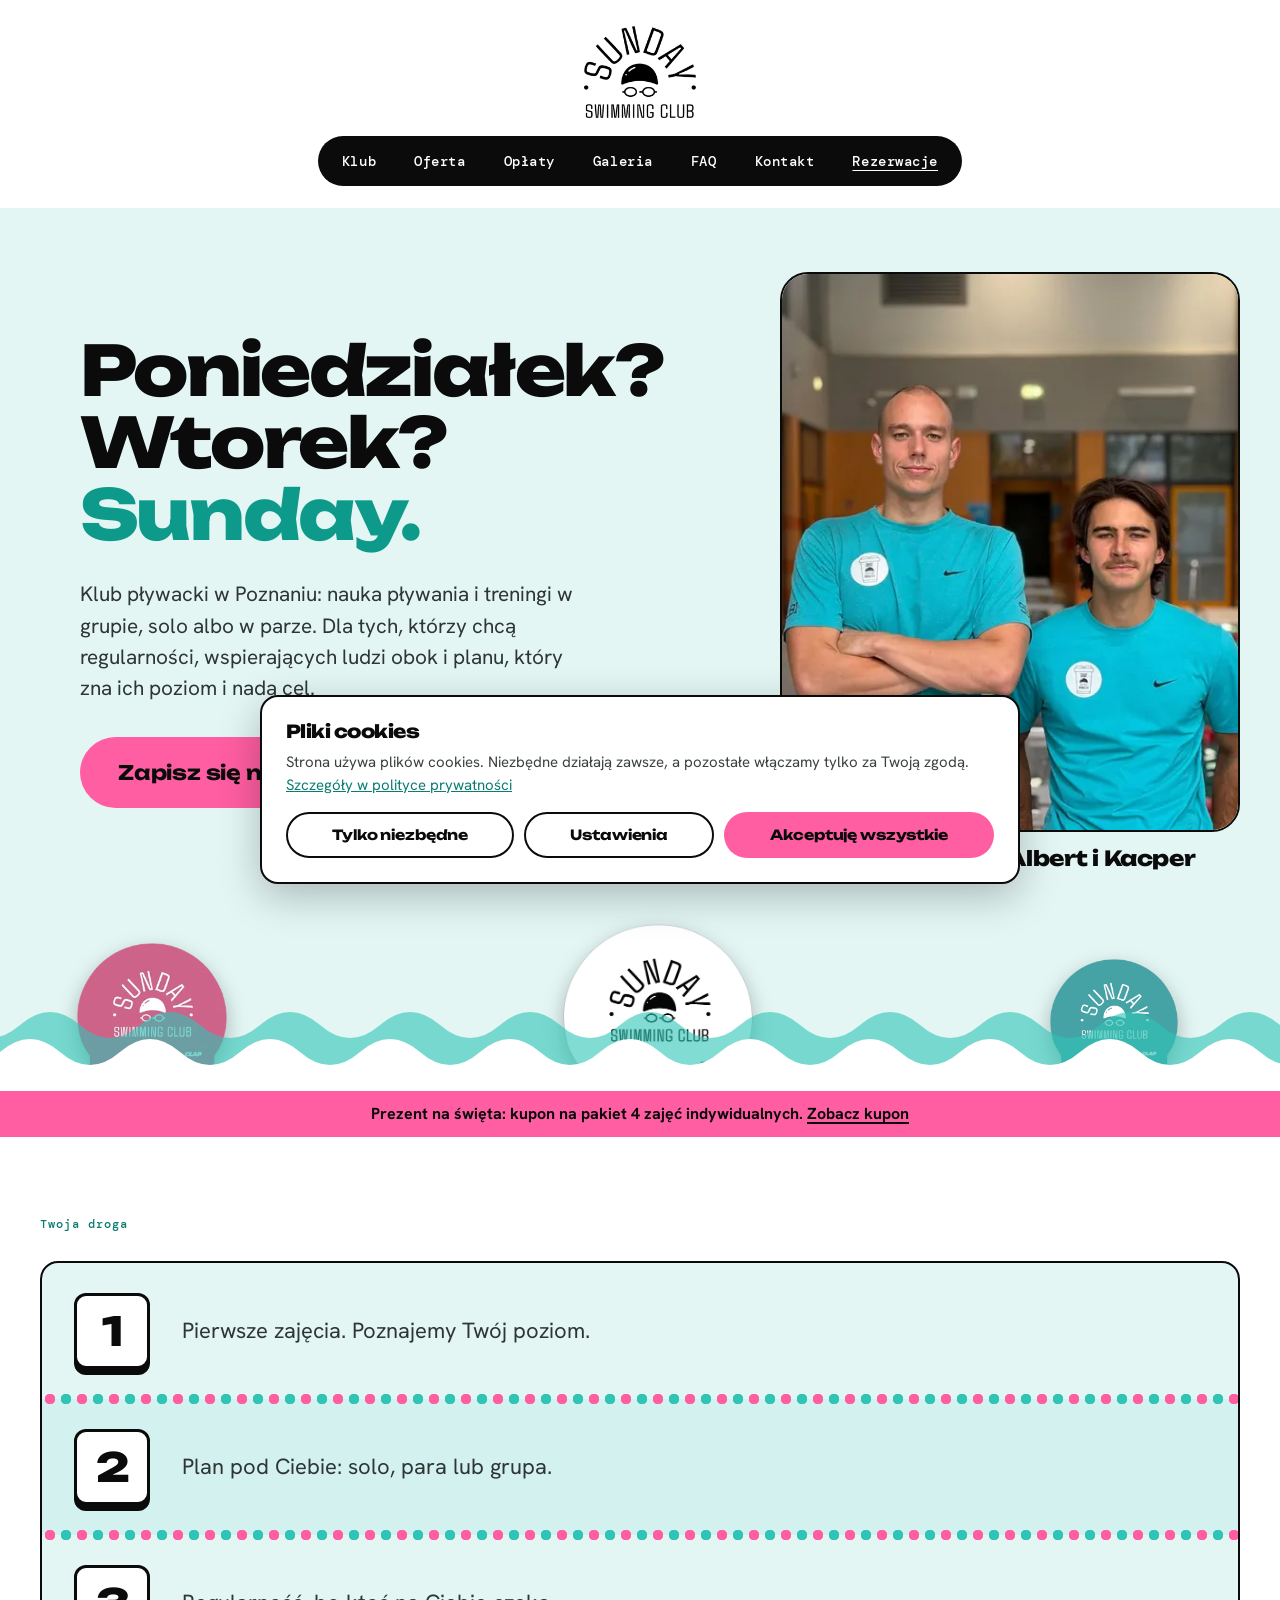
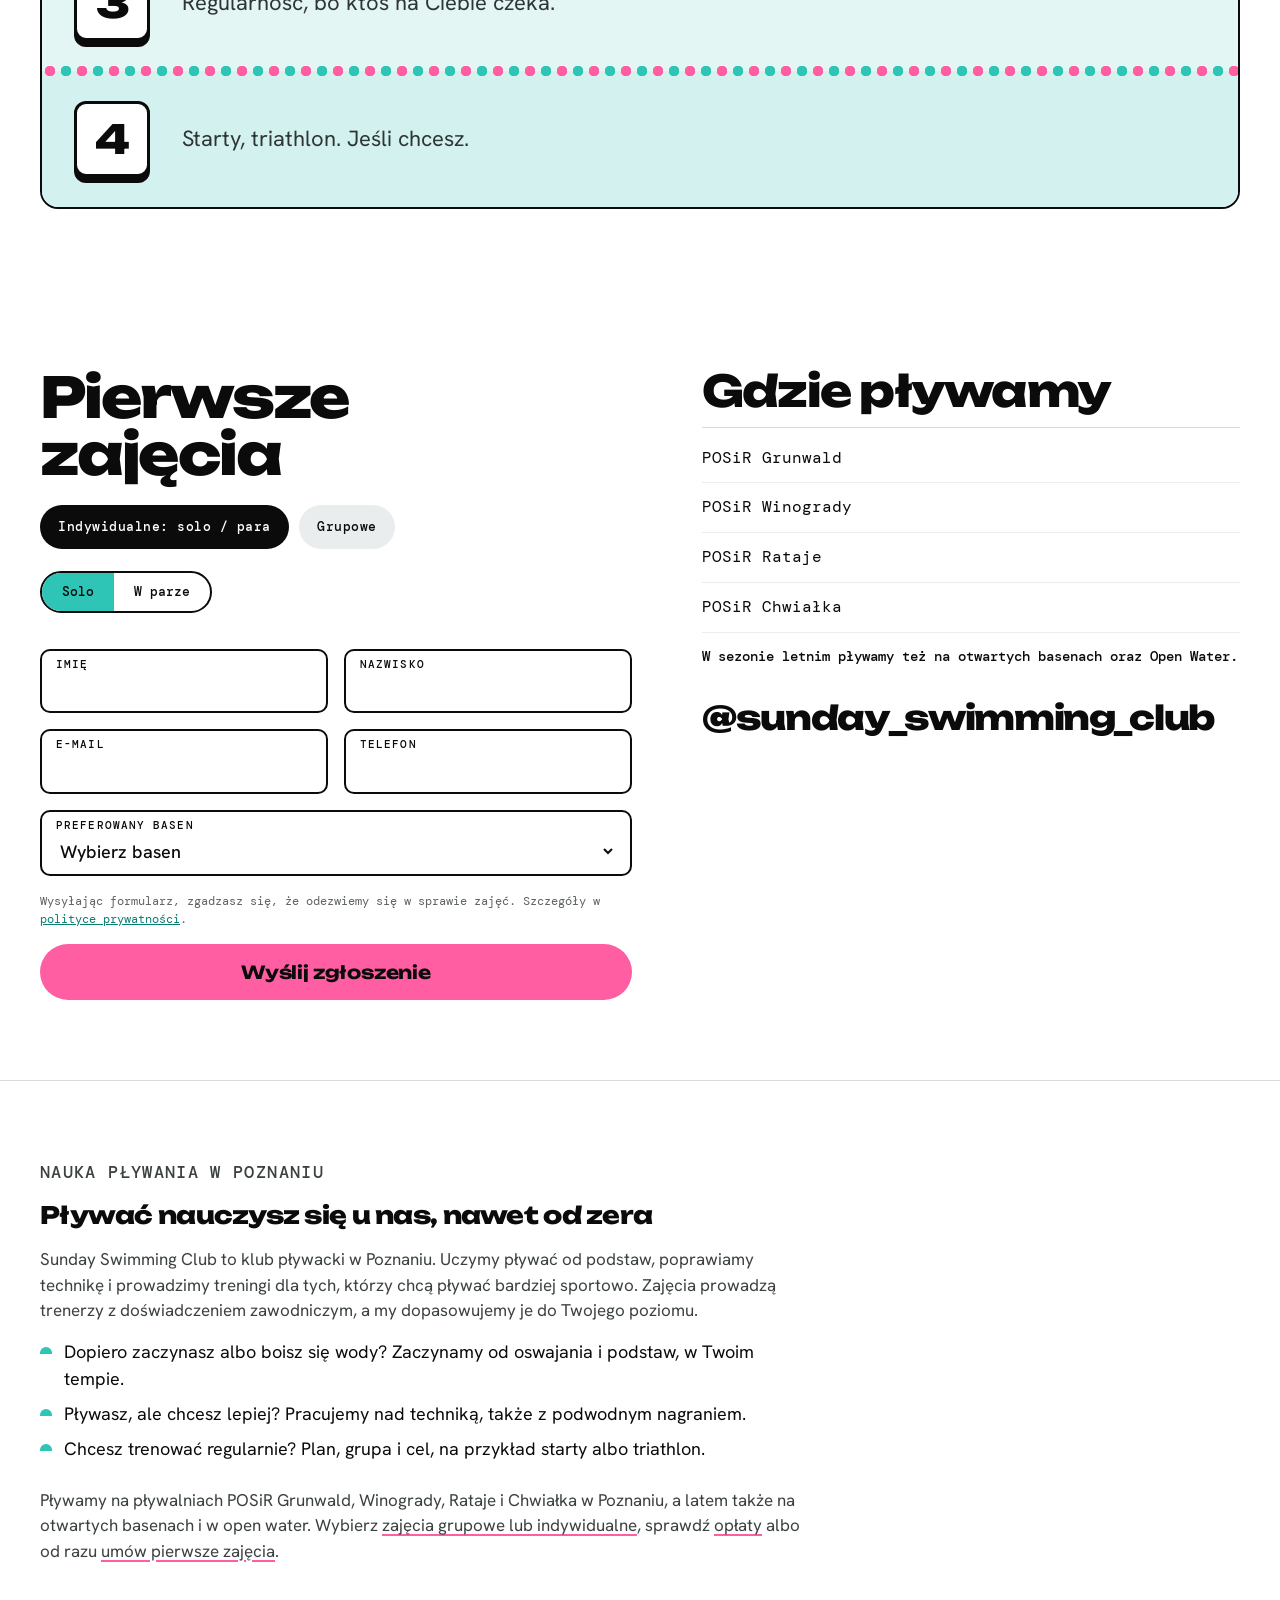
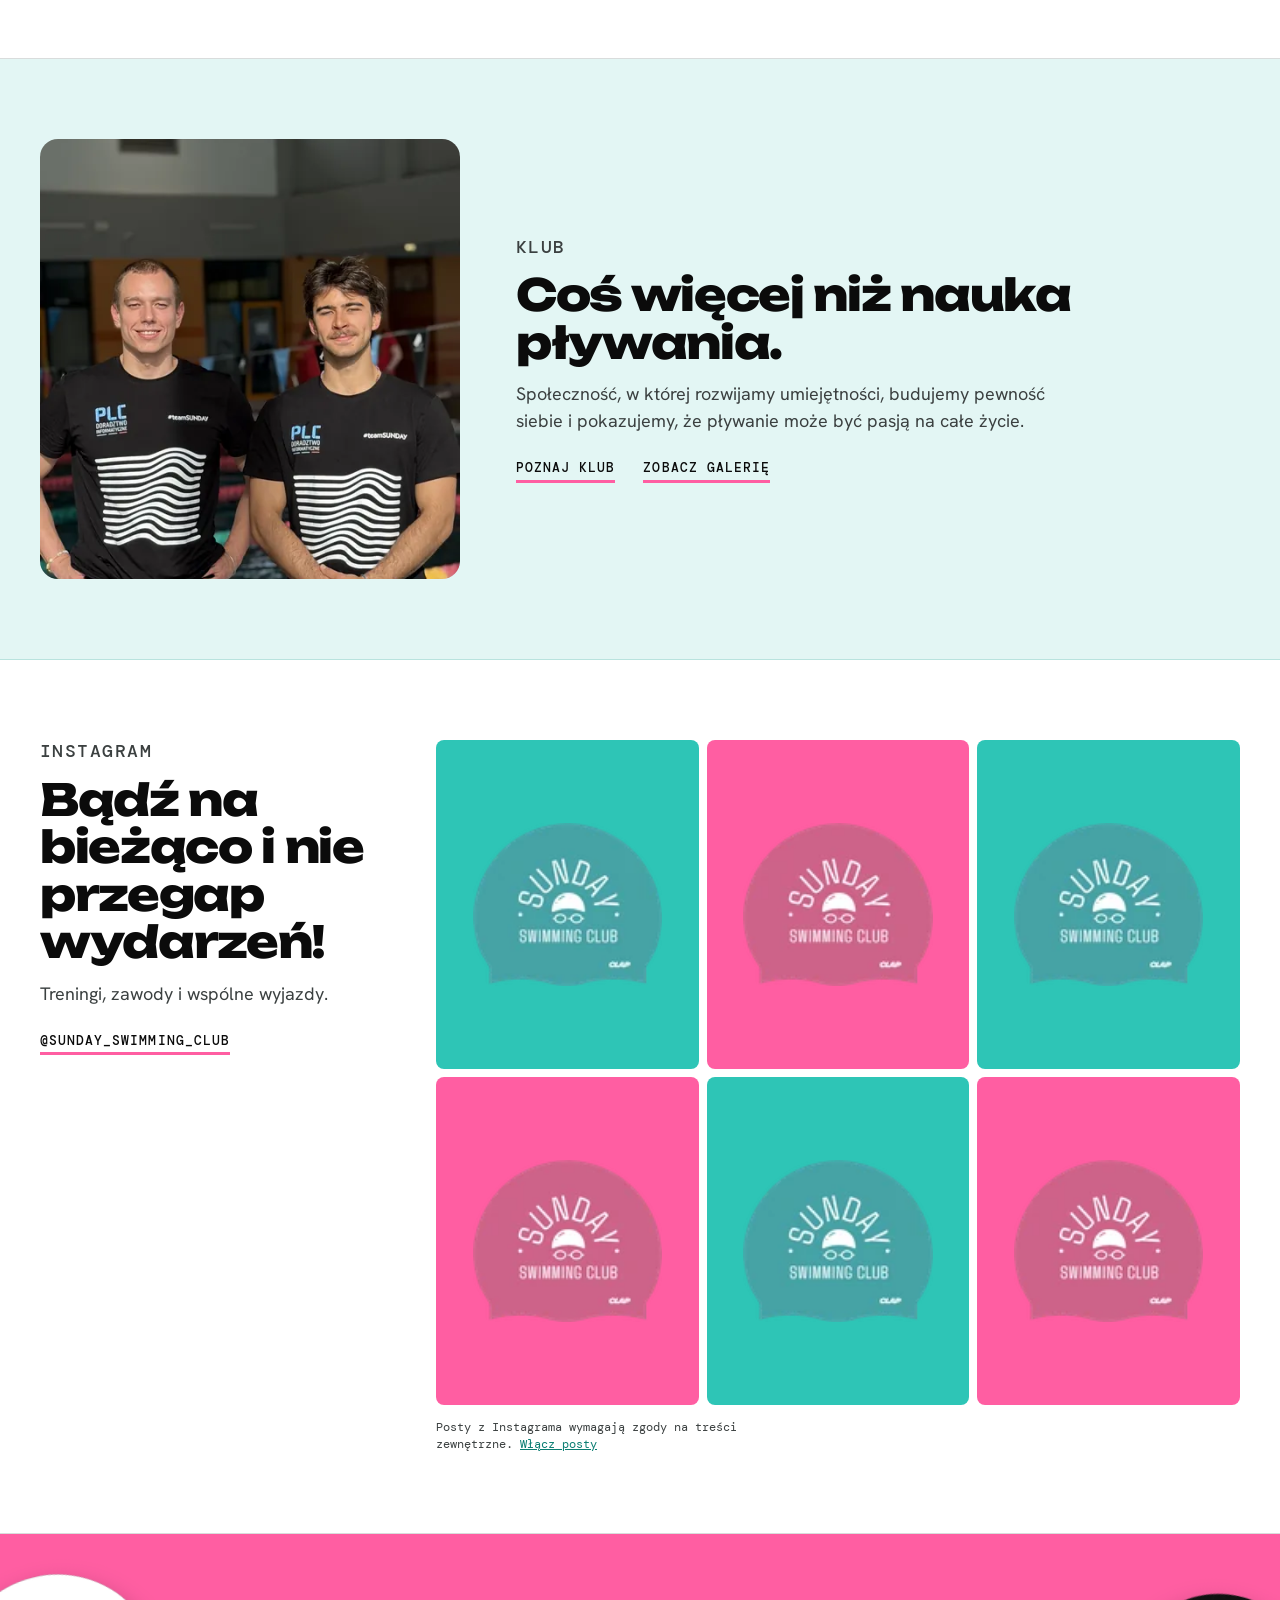
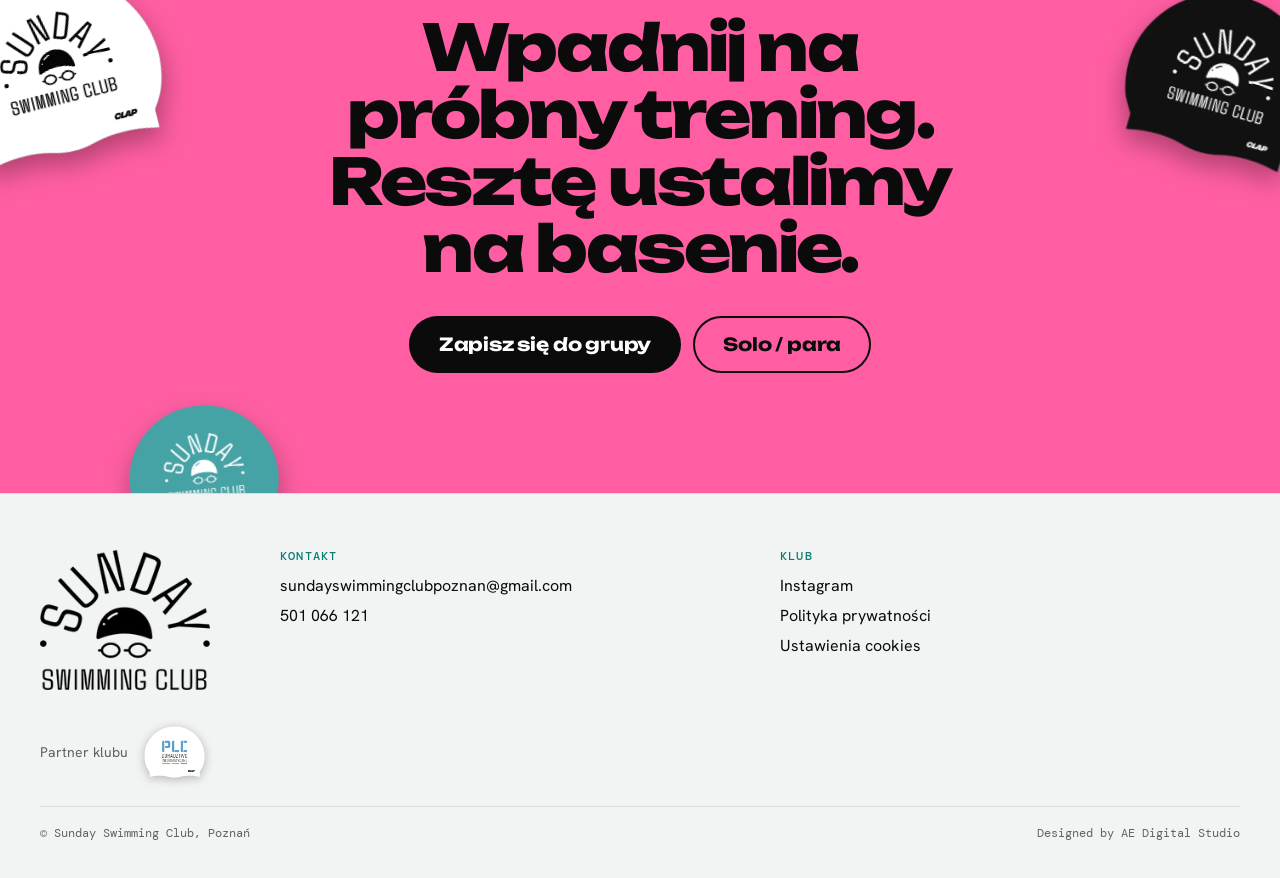
<file: index.html>
<!doctype html>
<html lang="pl">
<head>
  <meta charset="utf-8">
  <meta name="viewport" content="width=device-width, initial-scale=1">
  <title>Nauka pływania i treningi w Poznaniu | Sunday Swimming Club</title>
  <meta name="description" content="Nauka pływania i treningi w Poznaniu: zajęcia grupowe, solo i w parze, analiza wideo techniki. Pływamy na POSiR Grunwald, Winogrady, Rataje i Chwiałka.">
  <meta name="robots" content="index, follow, max-image-preview:large">
  <link rel="canonical" href="https://sundayswimmingclub.pl/">
  <meta property="og:type" content="website">
  <meta property="og:locale" content="pl_PL">
  <meta property="og:site_name" content="Sunday Swimming Club">
  <meta property="og:title" content="Nauka pływania i treningi w Poznaniu | Sunday Swimming Club">
  <meta property="og:description" content="Nauka pływania i treningi w Poznaniu: zajęcia grupowe, solo i w parze, analiza wideo techniki. Pływamy na POSiR Grunwald, Winogrady, Rataje i Chwiałka.">
  <meta property="og:url" content="https://sundayswimmingclub.pl/">
  <meta property="og:image" content="https://sundayswimmingclub.pl/img/og.jpg">
  <meta property="og:image:width" content="1200">
  <meta property="og:image:height" content="630">
  <meta property="og:image:alt" content="Sunday Swimming Club: logo klubu i dwóch trenerów w turkusowych koszulkach">
  <meta name="twitter:card" content="summary_large_image">
  <meta name="twitter:title" content="Nauka pływania i treningi w Poznaniu | Sunday Swimming Club">
  <meta name="twitter:description" content="Nauka pływania i treningi w Poznaniu: zajęcia grupowe, solo i w parze, analiza wideo techniki. Pływamy na POSiR Grunwald, Winogrady, Rataje i Chwiałka.">
  <meta name="twitter:image" content="https://sundayswimmingclub.pl/img/og.jpg">
  <meta name="theme-color" content="#2ec5b6">
  <link rel="icon" href="favicon.ico" sizes="48x48">
  <link rel="icon" type="image/png" sizes="32x32" href="img/favicon-32.png">
  <link rel="apple-touch-icon" href="img/apple-touch-icon.png">
  <link rel="stylesheet" href="css/styl.css">
  <script>document.documentElement.classList.add('js')</script>
  <!-- TODO: uzupełnić dane strukturalne, gdy klient poda adres i godziny otwarcia -->
  <script type="application/ld+json">
  {
    "@context": "https://schema.org",
    "@type": "SportsClub",
    "@id": "https://sundayswimmingclub.pl/#klub",
    "name": "Sunday Swimming Club",
    "description": "Klub pływacki w Poznaniu: treningi grupowe, zajęcia indywidualne i w parze, analiza wideo techniki pływania.",
    "url": "https://sundayswimmingclub.pl/",
    "logo": "https://sundayswimmingclub.pl/img/logo-czarne.webp",
    "image": "https://sundayswimmingclub.pl/img/og.jpg",
    "email": "sundayswimmingclubpoznan@gmail.com",
    "telephone": "+48 501 066 121",
    "foundingDate": "2025",
    "priceRange": "100–1150 zł",
    "employee": [
      {
        "@type": "Person",
        "name": "Albert Warzocha",
        "jobTitle": "Trener"
      },
      {
        "@type": "Person",
        "name": "Kacper Matysiak",
        "jobTitle": "Trener"
      }
    ],
    "sameAs": [
      "https://www.instagram.com/sunday_swimming_club/"
    ],
    "areaServed": {
      "@type": "City",
      "name": "Poznań"
    },
    "address": {
      "@type": "PostalAddress",
      "addressLocality": "Poznań",
      "addressCountry": "PL"
    },
    "location": [
      {
        "@type": "Place",
        "name": "POSiR Grunwald",
        "address": {
          "@type": "PostalAddress",
          "addressLocality": "Poznań",
          "addressCountry": "PL"
        }
      },
      {
        "@type": "Place",
        "name": "POSiR Winogrady",
        "address": {
          "@type": "PostalAddress",
          "addressLocality": "Poznań",
          "addressCountry": "PL"
        }
      },
      {
        "@type": "Place",
        "name": "POSiR Rataje",
        "address": {
          "@type": "PostalAddress",
          "addressLocality": "Poznań",
          "addressCountry": "PL"
        }
      },
      {
        "@type": "Place",
        "name": "POSiR Chwiałka",
        "address": {
          "@type": "PostalAddress",
          "addressLocality": "Poznań",
          "addressCountry": "PL"
        }
      }
    ]
  }
  </script>
  <script type="application/ld+json">
  {
    "@context": "https://schema.org",
    "@type": "WebSite",
    "name": "Sunday Swimming Club",
    "url": "https://sundayswimmingclub.pl/",
    "inLanguage": "pl"
  }
  </script>
</head>
<body>
  <a class="pomin" href="#tresc">Przejdź do treści</a>
  <header class="gora">
    <div class="kontener">
      <a class="logo" href="/"><img src="img/logo-czarne-200.webp" srcset="img/logo-czarne-200.webp 200w, img/logo-czarne.webp 400w" sizes="150px" width="400" height="330" alt="Sunday Swimming Club, strona główna"></a>
      <button class="menu-przycisk" type="button" aria-expanded="false" aria-controls="menu"><span class="kreski" aria-hidden="true"></span><span class="menu-tekst">Menu</span></button>
      <nav id="menu" class="menu" aria-label="Menu główne">
        <a class="menu-logo" href="/"><img src="img/logo-czarne-200.webp" srcset="img/logo-czarne-200.webp 200w, img/logo-czarne.webp 400w" sizes="150px" width="400" height="330" alt="Sunday Swimming Club, strona główna"></a>
        <button class="menu-zamknij" type="button"><span aria-hidden="true">×</span><span class="tylko-czytnik">Zamknij menu</span></button>
        <a href="klub">Klub</a>
        <a href="oferta">Oferta</a>
        <a href="oplaty">Opłaty</a>
        <a href="galeria">Galeria</a>
        <a href="faq">FAQ</a>
        <a href="kontakt">Kontakt</a>
        <a class="rez" href="rezerwacje">Rezerwacje</a>
        <div class="menu-dol" aria-hidden="true">
          <img class="menu-czepek menu-czepek--a" src="img/czepek-rozowy-s.webp" width="120" height="103" alt="">
          <img class="menu-czepek menu-czepek--b" src="img/czepek-bialy-s.webp" width="120" height="103" alt="">
          <img class="menu-czepek menu-czepek--c" src="img/czepek-czarny-s.webp" width="120" height="103" alt="">
          <div class="fala"></div>
        </div>
      </nav>
    </div>
  </header>

  <main id="tresc">
    <section class="hero">
      <div class="kontener hero-uklad">
        <div class="hero-tresc">
          <h1>Poniedziałek?<br>Wtorek?<br><span class="t">Sunday.</span></h1>
          <p>Klub pływacki w Poznaniu: nauka pływania i treningi w grupie, solo albo w parze. Dla tych, którzy chcą regularności, wspierających ludzi obok i planu, który zna ich poziom i nada cel.</p>
          <a class="przycisk" href="rezerwacje?tryb=solo">Zapisz się na pierwsze zajęcia</a>
        </div>
        <figure class="hero-foto">
          <div class="hero-zdjecie"><img src="img/foto/trenerzy-turkus-800.webp" srcset="img/foto/trenerzy-turkus-480.webp 480w, img/foto/trenerzy-turkus-800.webp 800w, img/foto/trenerzy-turkus-1200.webp 1200w" sizes="(max-width: 899px) 90vw, 460px" width="1536" height="2048" alt="Dwóch trenerów klubu w turkusowych koszulkach na hali basenowej" fetchpriority="high" style="object-position:50% 30%"></div>
          <figcaption>Zapraszamy - Albert i Kacper</figcaption>
        </figure>
      </div>
      <img class="czepek czepek--a" src="img/czepek-rozowy-m.webp" srcset="img/czepek-rozowy-m.webp 240w, img/czepek-rozowy.webp 420w" sizes="(max-width: 899px) 90px, 190px" width="420" height="359" alt="">
      <img class="czepek czepek--b" src="img/czepek-bialy-m.webp" srcset="img/czepek-bialy-m.webp 240w, img/czepek-bialy.webp 420w" sizes="(max-width: 899px) 90px, 190px" width="420" height="359" alt="">
      <img class="czepek czepek--c" src="img/czepek-turkusowy-m.webp" srcset="img/czepek-turkusowy-m.webp 240w, img/czepek-turkusowy.webp 420w" sizes="(max-width: 899px) 90px, 190px" width="420" height="359" alt="">
      <div class="fala fala--turkus"></div>
      <div class="fala"></div>
    </section>

    <section class="pasek-kupon" data-do="2027-01-31">
      <div class="kontener"><p>Prezent na święta: kupon na pakiet 4 zajęć indywidualnych. <a href="oferta#kupon">Zobacz kupon</a></p></div>
    </section>

    <section class="sekcja sekcja--bez-ramki">
      <div class="kontener">
        <p class="etykieta">Twoja droga</p>
        <ol class="tory">
          <li class="tor"><span class="tor-numer">1</span><p>Pierwsze zajęcia. Poznajemy Twój poziom.</p></li>
          <li class="tor"><span class="tor-numer">2</span><p>Plan pod Ciebie: solo, para lub grupa.</p></li>
          <li class="tor"><span class="tor-numer">3</span><p>Regularność, bo ktoś na Ciebie czeka.</p></li>
          <li class="tor"><span class="tor-numer">4</span><p>Starty, triathlon. Jeśli chcesz.</p></li>
        </ol>
      </div>
    </section>

    <section class="sekcja" id="zapisy">
      <div class="kontener">
      <div class="zapisy" data-zapisy>
        <div>
          <h2>Pierwsze<br>zajęcia</h2>
          <div class="przelacznik przelacznik--tryb" role="group" aria-label="Rodzaj zajęć">
            <button type="button" data-tryb="indywidualne" aria-pressed="true">Indywidualne: solo / para</button>
            <button type="button" data-tryb="grupowe" aria-pressed="false">Grupowe</button>
          </div>

          <div data-panel="indywidualne">
            <form class="formularz" data-formularz data-typ="indywidualne" data-nazwa="Zapis na zajęcia indywidualne" data-temat="Zapis: zajęcia indywidualne" novalidate>
              <div class="segment" role="radiogroup" aria-label="Solo czy w parze">
                <label><input type="radio" name="forma" value="solo" checked><span>Solo</span></label>
                <label><input type="radio" name="forma" value="para"><span>W parze</span></label>
              </div>
              <div class="dwa"><div class="pole"><label for="s-i-imie"><small>Imię</small><input id="s-i-imie" name="imie" required autocomplete="given-name" data-blad="Podaj imię." type="text"></label><p class="pole-blad" id="s-i-imie-blad"></p></div><div class="pole"><label for="s-i-nazwisko"><small>Nazwisko</small><input id="s-i-nazwisko" name="nazwisko" required autocomplete="family-name" data-blad="Podaj nazwisko." type="text"></label><p class="pole-blad" id="s-i-nazwisko-blad"></p></div></div>
              <div class="dwa"><div class="pole"><label for="s-i-email"><small>E-mail</small><input id="s-i-email" name="email" required autocomplete="email" data-blad="Podaj poprawny adres e-mail." type="email" inputmode="email"></label><p class="pole-blad" id="s-i-email-blad"></p></div><div class="pole"><label for="s-i-tel"><small>Telefon</small><input id="s-i-tel" name="telefon" required autocomplete="tel" data-blad="Podaj numer telefonu (min. 9 cyfr)." type="tel" inputmode="tel"></label><p class="pole-blad" id="s-i-tel-blad"></p></div></div>
              <div class="pole"><label for="s-i-basen"><small>Preferowany basen</small><select id="s-i-basen" name="basen" required data-blad="Wybierz basen."><option value="">Wybierz basen</option><option>POSiR Grunwald</option><option>POSiR Winogrady</option><option>POSiR Rataje</option><option>POSiR Chwiałka</option></select></label><p class="pole-blad" id="s-i-basen-blad"></p></div>
              <div class="pole-puste" aria-hidden="true"><label>Nie wypełniaj tego pola <input type="checkbox" name="botcheck" tabindex="-1" autocomplete="off"></label></div>
              <p class="formularz-info">Wysyłając formularz, zgadzasz się, że odezwiemy się w sprawie zajęć. Szczegóły w <a href="polityka-prywatnosci">polityce prywatności</a>.</p>
              <div class="komunikat" role="alert"></div>
              <button class="przycisk" type="submit">Wyślij zgłoszenie</button>
            </form>
            <div class="sukces" tabindex="-1" role="status"><img src="img/czepek-turkusowy.webp" width="90" height="77" alt=""><h3>Zgłoszenie przyjęte</h3><p data-opis>Trener potwierdzi zgłoszenie mailowo lub telefonicznie.</p></div>
          </div>

          <div data-panel="grupowe" hidden>
            <form class="formularz" data-formularz data-typ="grupowe" data-nazwa="Zapis na zajęcia grupowe" data-temat="Zapis: zajęcia grupowe" novalidate>
              <div class="dwa"><div class="pole"><label for="s-g-imie"><small>Imię</small><input id="s-g-imie" name="imie" required autocomplete="given-name" data-blad="Podaj imię." type="text"></label><p class="pole-blad" id="s-g-imie-blad"></p></div><div class="pole"><label for="s-g-nazwisko"><small>Nazwisko</small><input id="s-g-nazwisko" name="nazwisko" required autocomplete="family-name" data-blad="Podaj nazwisko." type="text"></label><p class="pole-blad" id="s-g-nazwisko-blad"></p></div></div>
              <div class="dwa"><div class="pole"><label for="s-g-email"><small>E-mail</small><input id="s-g-email" name="email" required autocomplete="email" data-blad="Podaj poprawny adres e-mail." type="email" inputmode="email"></label><p class="pole-blad" id="s-g-email-blad"></p></div><div class="pole"><label for="s-g-tel"><small>Telefon</small><input id="s-g-tel" name="telefon" required autocomplete="tel" data-blad="Podaj numer telefonu (min. 9 cyfr)." type="tel" inputmode="tel"></label><p class="pole-blad" id="s-g-tel-blad"></p></div></div>
              <div class="pole"><label for="s-g-zajecia"><small>Wybierz zajęcia</small><select id="s-g-zajecia" name="zajecia" required data-blad="Wybierz grupę i termin." data-wybor-zajec><option value="">Wybierz grupę i termin</option><optgroup label="Poniedziałek, POSiR Grunwald"><option value="Poniedziałek 16:00–16:45, MiddleMan, POSiR Grunwald" data-basen="POSiR Grunwald">16:00–16:45 · MiddleMan</option><option value="Poniedziałek 16:45–17:30, MiddleMan+, POSiR Grunwald" data-basen="POSiR Grunwald">16:45–17:30 · MiddleMan+</option></optgroup><optgroup label="Środa, POSiR Chwiałka"><option value="Środa 16:00–17:30, PRO, POSiR Chwiałka" data-basen="POSiR Chwiałka">16:00–17:30 · PRO</option></optgroup><optgroup label="Piątek, POSiR Grunwald"><option value="Piątek 16:00–16:45, MiddleMan, POSiR Grunwald" data-basen="POSiR Grunwald">16:00–16:45 · MiddleMan</option><option value="Piątek 16:45–17:30, MiddleMan+, POSiR Grunwald" data-basen="POSiR Grunwald">16:45–17:30 · MiddleMan+</option></optgroup><optgroup label="Niedziela, POSiR Rataje"><option value="Niedziela 8:30–10:00, PRO, POSiR Rataje" data-basen="POSiR Rataje">8:30–10:00 · PRO</option><option value="Niedziela 9:15–10:00, MiddleMan+, POSiR Rataje" data-basen="POSiR Rataje">9:15–10:00 · MiddleMan+</option><option value="Niedziela 10:00–10:45, MiddleMan, POSiR Rataje" data-basen="POSiR Rataje">10:00–10:45 · MiddleMan</option></optgroup><optgroup label="Inne"><option value="Freshman (od 2027), terminy do ustalenia">Freshman, od 2027, terminy wkrótce</option><option value="Do ustalenia, proszę o dobór grupy">Nie wiem, proszę o dobór grupy</option></optgroup></select></label><p class="pole-blad" id="s-g-zajecia-blad"></p></div><input type="hidden" name="basen" value="">
              <div class="pole-puste" aria-hidden="true"><label>Nie wypełniaj tego pola <input type="checkbox" name="botcheck" tabindex="-1" autocomplete="off"></label></div>
              <p class="formularz-info">Wysyłając formularz, zgadzasz się, że odezwiemy się w sprawie zajęć. Szczegóły w <a href="polityka-prywatnosci">polityce prywatności</a>.</p>
              <div class="komunikat" role="alert"></div>
              <button class="przycisk" type="submit">Wyślij zgłoszenie</button>
            </form>
            <div class="sukces" tabindex="-1" role="status"><img src="img/czepek-turkusowy.webp" width="90" height="77" alt=""><h3>Zgłoszenie przyjęte</h3><p data-opis>Odezwiemy się w sprawie próbnego treningu i wolnych miejsc na torze.</p></div>
          </div>
        </div>
        <div>
          <div class="gdzie">
            <h2>Gdzie pływamy</h2>
            <ul><li>POSiR Grunwald</li><li>POSiR Winogrady</li><li>POSiR Rataje</li><li>POSiR Chwiałka</li></ul>
            <p class="dopisek">W sezonie letnim pływamy też na otwartych basenach oraz Open Water.</p>
            <p class="konto"><a data-instagram data-instagram-konto>@konto</a></p>
          </div>
        </div>
      </div>
      </div>
    </section>

    <section class="sekcja">
      <div class="kontener">
        <div class="tekst-seo">
          <p class="etykieta">Nauka pływania w Poznaniu</p>
          <h2>Pływać nauczysz się u nas, nawet od zera</h2>
          <p>Sunday Swimming Club to klub pływacki w Poznaniu. Uczymy pływać od podstaw, poprawiamy technikę i prowadzimy treningi dla tych, którzy chcą pływać bardziej sportowo. Zajęcia prowadzą trenerzy z doświadczeniem zawodniczym, a my dopasowujemy je do Twojego poziomu.</p>
          <ul class="lista-falek">
            <li>Dopiero zaczynasz albo boisz się wody? Zaczynamy od oswajania i podstaw, w Twoim tempie.</li>
            <li>Pływasz, ale chcesz lepiej? Pracujemy nad techniką, także z podwodnym nagraniem.</li>
            <li>Chcesz trenować regularnie? Plan, grupa i cel, na przykład starty albo triathlon.</li>
          </ul>
          <p>Pływamy na pływalniach POSiR Grunwald, Winogrady, Rataje i Chwiałka w Poznaniu, a latem także na otwartych basenach i w open water. Wybierz <a href="oferta">zajęcia grupowe lub indywidualne</a>, sprawdź <a href="oplaty">opłaty</a> albo od razu <a href="rezerwacje">umów pierwsze zajęcia</a>.</p>
        </div>
      </div>
    </section>

    <section class="sekcja sekcja--tint">
      <div class="kontener">
        <div class="teaser">
          <div class="zdjecie-ramka"><img src="img/foto/trenerzy-basen-800.webp" srcset="img/foto/trenerzy-basen-480.webp 480w, img/foto/trenerzy-basen-800.webp 800w, img/foto/trenerzy-basen-1200.webp 1200w" sizes="(max-width: 799px) 100vw, 420px" width="1600" height="2133" alt="Dwóch trenerów klubu na basenie" loading="lazy" decoding="async"></div>
          <div>
            <p class="etykieta" style="margin-bottom:12px">Klub</p>
            <h2>Coś więcej niż nauka pływania.</h2>
            <p>Społeczność, w której rozwijamy umiejętności, budujemy pewność siebie i pokazujemy, że pływanie może być pasją na całe życie.</p>
            <div class="linki"><a href="klub">Poznaj klub</a><a href="galeria">Zobacz galerię</a></div>
          </div>
        </div>
      </div>
    </section>

    <section class="sekcja" id="instagram">
      <div class="kontener">
        <div class="ig-sekcja">
          <div>
            <p class="etykieta" style="margin-bottom:12px">Instagram</p>
            <h2>Bądź na bieżąco i nie przegap wydarzeń!</h2>
            <p>Treningi, zawody i wspólne wyjazdy.</p>
            <div class="linki"><a data-instagram data-instagram-konto>@konto</a></div>
          </div>
          <div>
            <div class="instagram-feed" data-ig-feed>
              <div class="instagram instagram--6">
                  <div class="kolor-turkus"><img class="czepek-kafel" src="img/czepek-turkusowy-s.webp" width="120" height="103" alt="" loading="lazy"></div>
                  <div class="kolor-roz"><img class="czepek-kafel" src="img/czepek-rozowy-s.webp" width="120" height="103" alt="" loading="lazy"></div>
                  <div class="kolor-turkus"><img class="czepek-kafel" src="img/czepek-turkusowy-s.webp" width="120" height="103" alt="" loading="lazy"></div>
                  <div class="kolor-roz"><img class="czepek-kafel" src="img/czepek-rozowy-s.webp" width="120" height="103" alt="" loading="lazy"></div>
                  <div class="kolor-turkus"><img class="czepek-kafel" src="img/czepek-turkusowy-s.webp" width="120" height="103" alt="" loading="lazy"></div>
                  <div class="kolor-roz"><img class="czepek-kafel" src="img/czepek-rozowy-s.webp" width="120" height="103" alt="" loading="lazy"></div>
              </div>
            </div>
            <p class="uwaga" data-ig-uwaga hidden></p>
          </div>
        </div>
      </div>
    </section>

    <section class="zamkniecie">
      <h2>Wpadnij na próbny trening. Resztę ustalimy na basenie.</h2>
      <div class="przyciski">
        <a class="przycisk przycisk--ciemny" href="rezerwacje?tryb=grupa">Zapisz się do grupy</a>
        <a class="przycisk przycisk--kontur" href="rezerwacje?tryb=solo">Solo / para</a>
      </div>
      <img class="czepek" src="img/czepek-bialy.webp" width="420" height="359" alt="" loading="lazy">
      <img class="czepek" src="img/czepek-czarny.webp" width="420" height="359" alt="" loading="lazy">
      <img class="czepek" src="img/czepek-turkusowy.webp" width="420" height="359" alt="" loading="lazy">
    </section>
  </main>

  <footer class="stopka">
    <div class="kontener">
      <div class="stopka-kolumny">
        <div class="stopka-logo"><a href="/"><img src="img/logo-czarne-200.webp" srcset="img/logo-czarne-200.webp 200w, img/logo-czarne.webp 400w" sizes="150px" width="400" height="330" alt="Sunday Swimming Club" loading="lazy"></a></div>
        <div><h2>Kontakt</h2><ul><li><a href="mailto:sundayswimmingclubpoznan@gmail.com">sundayswimmingclubpoznan@gmail.com</a></li><li><a href="tel:+48501066121">501 066 121</a></li></ul></div>
        <div><h2>Klub</h2><ul><li><a data-instagram>Instagram</a></li><li><a href="polityka-prywatnosci">Polityka prywatności</a></li><li><button type="button" class="link-przycisk" data-cookies>Ustawienia cookies</button></li></ul></div>
      </div>
      <div class="partner"><span>Partner klubu</span><img src="img/partner-plc-bialy.webp" width="240" height="205" alt="PLC Doradztwo Informatyczne" loading="lazy"></div>
      <div class="stopka-prawa"><p>© Sunday Swimming Club, Poznań</p><p><a href="https://aedigitalstudio.pl/" target="_blank" rel="noopener">Designed by AE Digital Studio</a></p></div>
    </div>
  </footer>
  <script src="js/config.js"></script>
  <script src="js/cookies.js"></script>
  <script src="js/site.js"></script>
</body>
</html>
</file>
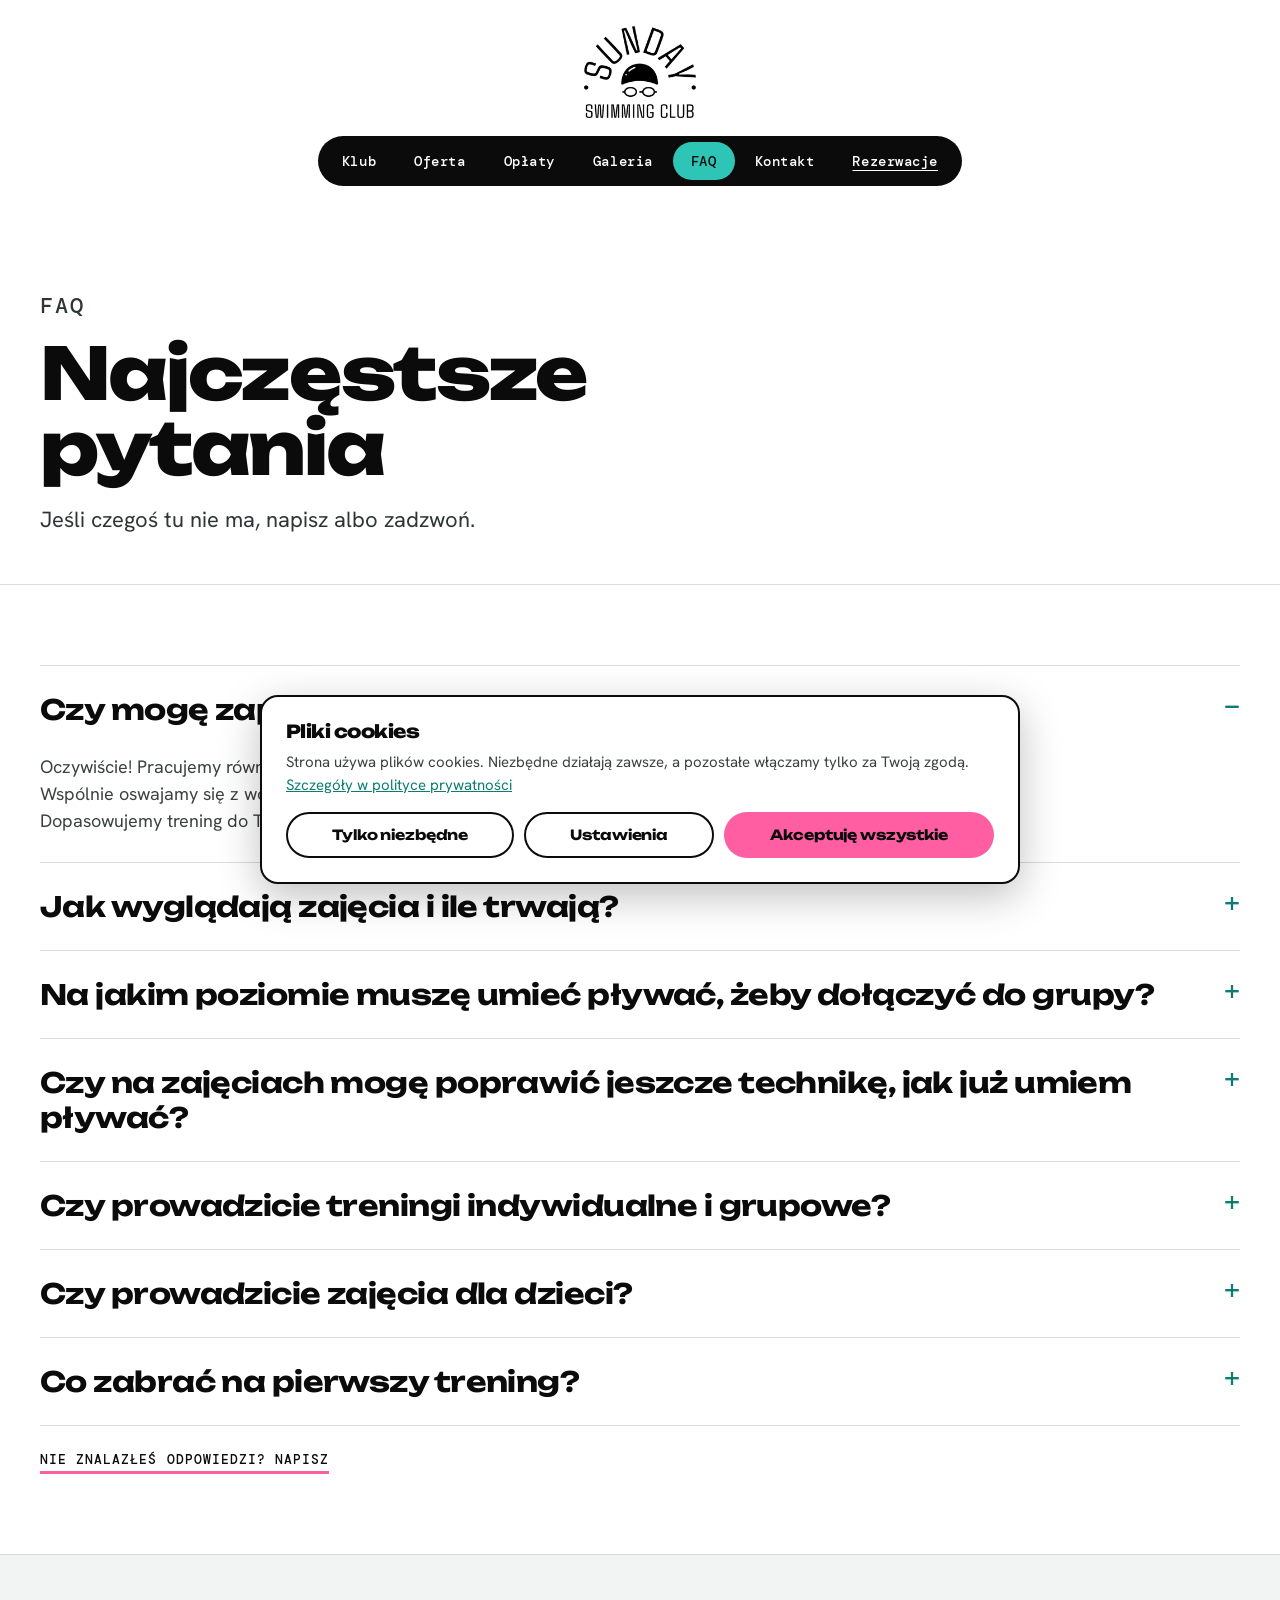
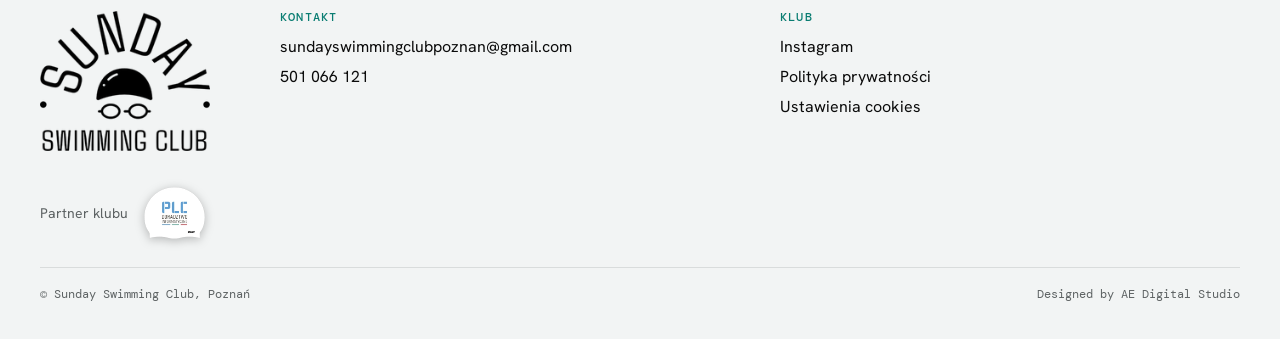
<file: faq.html>
<!doctype html>
<html lang="pl">
<head>
  <meta charset="utf-8">
  <meta name="viewport" content="width=device-width, initial-scale=1">
  <title>FAQ: nauka pływania w Poznaniu | Sunday Swimming Club</title>
  <meta name="description" content="Odpowiedzi na najczęstsze pytania: nauka pływania od zera, poziom grup, praca nad techniką, zajęcia indywidualne i grupowe.">
  <meta name="robots" content="index, follow, max-image-preview:large">
  <link rel="canonical" href="https://sundayswimmingclub.pl/faq">
  <meta property="og:type" content="website">
  <meta property="og:locale" content="pl_PL">
  <meta property="og:site_name" content="Sunday Swimming Club">
  <meta property="og:title" content="FAQ: nauka pływania w Poznaniu | Sunday Swimming Club">
  <meta property="og:description" content="Odpowiedzi na najczęstsze pytania: nauka pływania od zera, poziom grup, praca nad techniką, zajęcia indywidualne i grupowe.">
  <meta property="og:url" content="https://sundayswimmingclub.pl/faq">
  <meta property="og:image" content="https://sundayswimmingclub.pl/img/og.jpg">
  <meta property="og:image:width" content="1200">
  <meta property="og:image:height" content="630">
  <meta property="og:image:alt" content="Sunday Swimming Club: logo klubu i dwóch trenerów w turkusowych koszulkach">
  <meta name="twitter:card" content="summary_large_image">
  <meta name="twitter:title" content="FAQ: nauka pływania w Poznaniu | Sunday Swimming Club">
  <meta name="twitter:description" content="Odpowiedzi na najczęstsze pytania: nauka pływania od zera, poziom grup, praca nad techniką, zajęcia indywidualne i grupowe.">
  <meta name="twitter:image" content="https://sundayswimmingclub.pl/img/og.jpg">
  <meta name="theme-color" content="#2ec5b6">
  <link rel="icon" href="favicon.ico" sizes="48x48">
  <link rel="icon" type="image/png" sizes="32x32" href="img/favicon-32.png">
  <link rel="apple-touch-icon" href="img/apple-touch-icon.png">
  <link rel="stylesheet" href="css/styl.css">
  <script>document.documentElement.classList.add('js')</script>
  <script type="application/ld+json">
  {
    "@context": "https://schema.org",
    "@type": "BreadcrumbList",
    "itemListElement": [
      {
        "@type": "ListItem",
        "position": 1,
        "name": "Strona główna",
        "item": "https://sundayswimmingclub.pl/"
      },
      {
        "@type": "ListItem",
        "position": 2,
        "name": "FAQ",
        "item": "https://sundayswimmingclub.pl/faq"
      }
    ]
  }
  </script>
  <script type="application/ld+json">
  {
    "@context": "https://schema.org",
    "@type": "FAQPage",
    "mainEntity": [
      {
        "@type": "Question",
        "name": "Czy mogę zapisać się na zajęcia, jeśli nie umiem pływać?",
        "acceptedAnswer": {
          "@type": "Answer",
          "text": "Oczywiście! Pracujemy również z osobami, które dopiero zaczynają swoją przygodę z pływaniem. Wspólnie oswajamy się z wodą, uczymy podstaw i stopniowo budujemy pewność siebie. Dopasowujemy trening do Twoich umiejętności i tempa nauki."
        }
      },
      {
        "@type": "Question",
        "name": "Jak wyglądają zajęcia i ile trwają?",
        "acceptedAnswer": {
          "@type": "Answer",
          "text": "Każdy trening dopasowujemy do poziomu i celów uczestnika. Skupiamy się na praktyce, technice pływania i stopniowym rozwoju umiejętności. Zależy nam, żeby każde zajęcia miały konkretny cel, a Ty widział postępy z treningu na trening. Szczegóły dotyczące czasu trwania zależą od wybranej formy zajęć."
        }
      },
      {
        "@type": "Question",
        "name": "Na jakim poziomie muszę umieć pływać, żeby dołączyć do grupy?",
        "acceptedAnswer": {
          "@type": "Answer",
          "text": "Prowadzimy zajęcia dla osób na różnych poziomach zaawansowania. Nie musisz być zawodowym pływakiem, żeby z nami trenować! Pomożemy dobrać odpowiednią grupę do Twoich umiejętności, od nauki podstaw po doskonalenie techniki i trening bardziej sportowy."
        }
      },
      {
        "@type": "Question",
        "name": "Czy na zajęciach mogę poprawić jeszcze technikę, jak już umiem pływać?",
        "acceptedAnswer": {
          "@type": "Answer",
          "text": "Jak najbardziej! Nie uczymy tylko podstaw. Pomagamy również osobom, które już pływają i chcą robić to lepiej. Pracujemy nad techniką, efektywnością ruchu i świadomym treningiem. Możemy pomóc przygotować się do samodzielnych treningów, poprawić wyniki lub rozpocząć przygotowania do pływania i triathlonu."
        }
      },
      {
        "@type": "Question",
        "name": "Czy prowadzicie treningi indywidualne i grupowe?",
        "acceptedAnswer": {
          "@type": "Answer",
          "text": "Tak! Oferujemy zarówno zajęcia indywidualne, jak i treningi grupowe. Możesz wybrać formę, która najbardziej Ci odpowiada, niezależnie od tego, czy zależy Ci na nauce od podstaw, poprawie techniki, czy bardziej sportowym podejściu do pływania."
        }
      },
      {
        "@type": "Question",
        "name": "Czy prowadzicie zajęcia dla dzieci?",
        "acceptedAnswer": {
          "@type": "Answer",
          "text": "Tak, ale tylko indywidualne. Napisz albo zadzwoń, dopasujemy zajęcia do wieku i poziomu."
        }
      },
      {
        "@type": "Question",
        "name": "Co zabrać na pierwszy trening?",
        "acceptedAnswer": {
          "@type": "Answer",
          "text": "Okularki do pływania, czepek, strój, nawodnienie."
        }
      }
    ]
  }
  </script>
</head>
<body>
  <a class="pomin" href="#tresc">Przejdź do treści</a>
  <header class="gora">
    <div class="kontener">
      <a class="logo" href="/"><img src="img/logo-czarne-200.webp" srcset="img/logo-czarne-200.webp 200w, img/logo-czarne.webp 400w" sizes="150px" width="400" height="330" alt="Sunday Swimming Club, strona główna"></a>
      <button class="menu-przycisk" type="button" aria-expanded="false" aria-controls="menu"><span class="kreski" aria-hidden="true"></span><span class="menu-tekst">Menu</span></button>
      <nav id="menu" class="menu" aria-label="Menu główne">
        <a class="menu-logo" href="/"><img src="img/logo-czarne-200.webp" srcset="img/logo-czarne-200.webp 200w, img/logo-czarne.webp 400w" sizes="150px" width="400" height="330" alt="Sunday Swimming Club, strona główna"></a>
        <button class="menu-zamknij" type="button"><span aria-hidden="true">×</span><span class="tylko-czytnik">Zamknij menu</span></button>
        <a href="klub">Klub</a>
        <a href="oferta">Oferta</a>
        <a href="oplaty">Opłaty</a>
        <a href="galeria">Galeria</a>
        <a href="faq" aria-current="page">FAQ</a>
        <a href="kontakt">Kontakt</a>
        <a class="rez" href="rezerwacje">Rezerwacje</a>
        <div class="menu-dol" aria-hidden="true">
          <img class="menu-czepek menu-czepek--a" src="img/czepek-rozowy-s.webp" width="120" height="103" alt="">
          <img class="menu-czepek menu-czepek--b" src="img/czepek-bialy-s.webp" width="120" height="103" alt="">
          <img class="menu-czepek menu-czepek--c" src="img/czepek-czarny-s.webp" width="120" height="103" alt="">
          <div class="fala"></div>
        </div>
      </nav>
    </div>
  </header>

  <main id="tresc">
    <section class="strona-gora">
      <div class="kontener">
        <p class="etykieta">FAQ</p>
        <h1>Najczęstsze pytania</h1>
        <p>Jeśli czegoś tu nie ma, napisz albo zadzwoń.</p>
      </div>
    </section>
    <section class="sekcja sekcja--bez-ramki">
      <div class="kontener">
        <div class="faq">
          <details open><summary>Czy mogę zapisać się na zajęcia, jeśli nie umiem pływać?</summary><p>Oczywiście! Pracujemy również z osobami, które dopiero zaczynają swoją przygodę z pływaniem. Wspólnie oswajamy się z wodą, uczymy podstaw i stopniowo budujemy pewność siebie. Dopasowujemy trening do Twoich umiejętności i tempa nauki.</p></details>
          <details><summary>Jak wyglądają zajęcia i ile trwają?</summary><p>Każdy trening dopasowujemy do poziomu i celów uczestnika. Skupiamy się na praktyce, technice pływania i stopniowym rozwoju umiejętności. Zależy nam, żeby każde zajęcia miały konkretny cel, a Ty widział postępy z treningu na trening. Szczegóły dotyczące czasu trwania zależą od wybranej formy zajęć.</p></details>
          <details><summary>Na jakim poziomie muszę umieć pływać, żeby dołączyć do grupy?</summary><p>Prowadzimy zajęcia dla osób na różnych poziomach zaawansowania. Nie musisz być zawodowym pływakiem, żeby z nami trenować! Pomożemy dobrać odpowiednią grupę do Twoich umiejętności, od nauki podstaw po doskonalenie techniki i trening bardziej sportowy.</p></details>
          <details><summary>Czy na zajęciach mogę poprawić jeszcze technikę, jak już umiem pływać?</summary><p>Jak najbardziej! Nie uczymy tylko podstaw. Pomagamy również osobom, które już pływają i chcą robić to lepiej. Pracujemy nad techniką, efektywnością ruchu i świadomym treningiem. Możemy pomóc przygotować się do samodzielnych treningów, poprawić wyniki lub rozpocząć przygotowania do pływania i triathlonu.</p></details>
          <details><summary>Czy prowadzicie treningi indywidualne i grupowe?</summary><p>Tak! Oferujemy zarówno zajęcia indywidualne, jak i treningi grupowe. Możesz wybrać formę, która najbardziej Ci odpowiada, niezależnie od tego, czy zależy Ci na nauce od podstaw, poprawie techniki, czy bardziej sportowym podejściu do pływania.</p></details>
          <details><summary>Czy prowadzicie zajęcia dla dzieci?</summary><p>Tak, ale tylko indywidualne. Napisz albo zadzwoń, dopasujemy zajęcia do wieku i poziomu.</p></details>
          <details><summary>Co zabrać na pierwszy trening?</summary><p>Okularki do pływania, czepek, strój, nawodnienie.</p></details>
        </div>
        <div class="linki"><a href="kontakt">Nie znalazłeś odpowiedzi? Napisz</a></div>
      </div>
    </section>
  </main>

  <footer class="stopka">
    <div class="kontener">
      <div class="stopka-kolumny">
        <div class="stopka-logo"><a href="/"><img src="img/logo-czarne-200.webp" srcset="img/logo-czarne-200.webp 200w, img/logo-czarne.webp 400w" sizes="150px" width="400" height="330" alt="Sunday Swimming Club" loading="lazy"></a></div>
        <div><h2>Kontakt</h2><ul><li><a href="mailto:sundayswimmingclubpoznan@gmail.com">sundayswimmingclubpoznan@gmail.com</a></li><li><a href="tel:+48501066121">501 066 121</a></li></ul></div>
        <div><h2>Klub</h2><ul><li><a data-instagram>Instagram</a></li><li><a href="polityka-prywatnosci">Polityka prywatności</a></li><li><button type="button" class="link-przycisk" data-cookies>Ustawienia cookies</button></li></ul></div>
      </div>
      <div class="partner"><span>Partner klubu</span><img src="img/partner-plc-bialy.webp" width="240" height="205" alt="PLC Doradztwo Informatyczne" loading="lazy"></div>
      <div class="stopka-prawa"><p>© Sunday Swimming Club, Poznań</p><p><a href="https://aedigitalstudio.pl/" target="_blank" rel="noopener">Designed by AE Digital Studio</a></p></div>
    </div>
  </footer>
  <script src="js/config.js"></script>
  <script src="js/cookies.js"></script>
  <script src="js/site.js"></script>
</body>
</html>
</file>
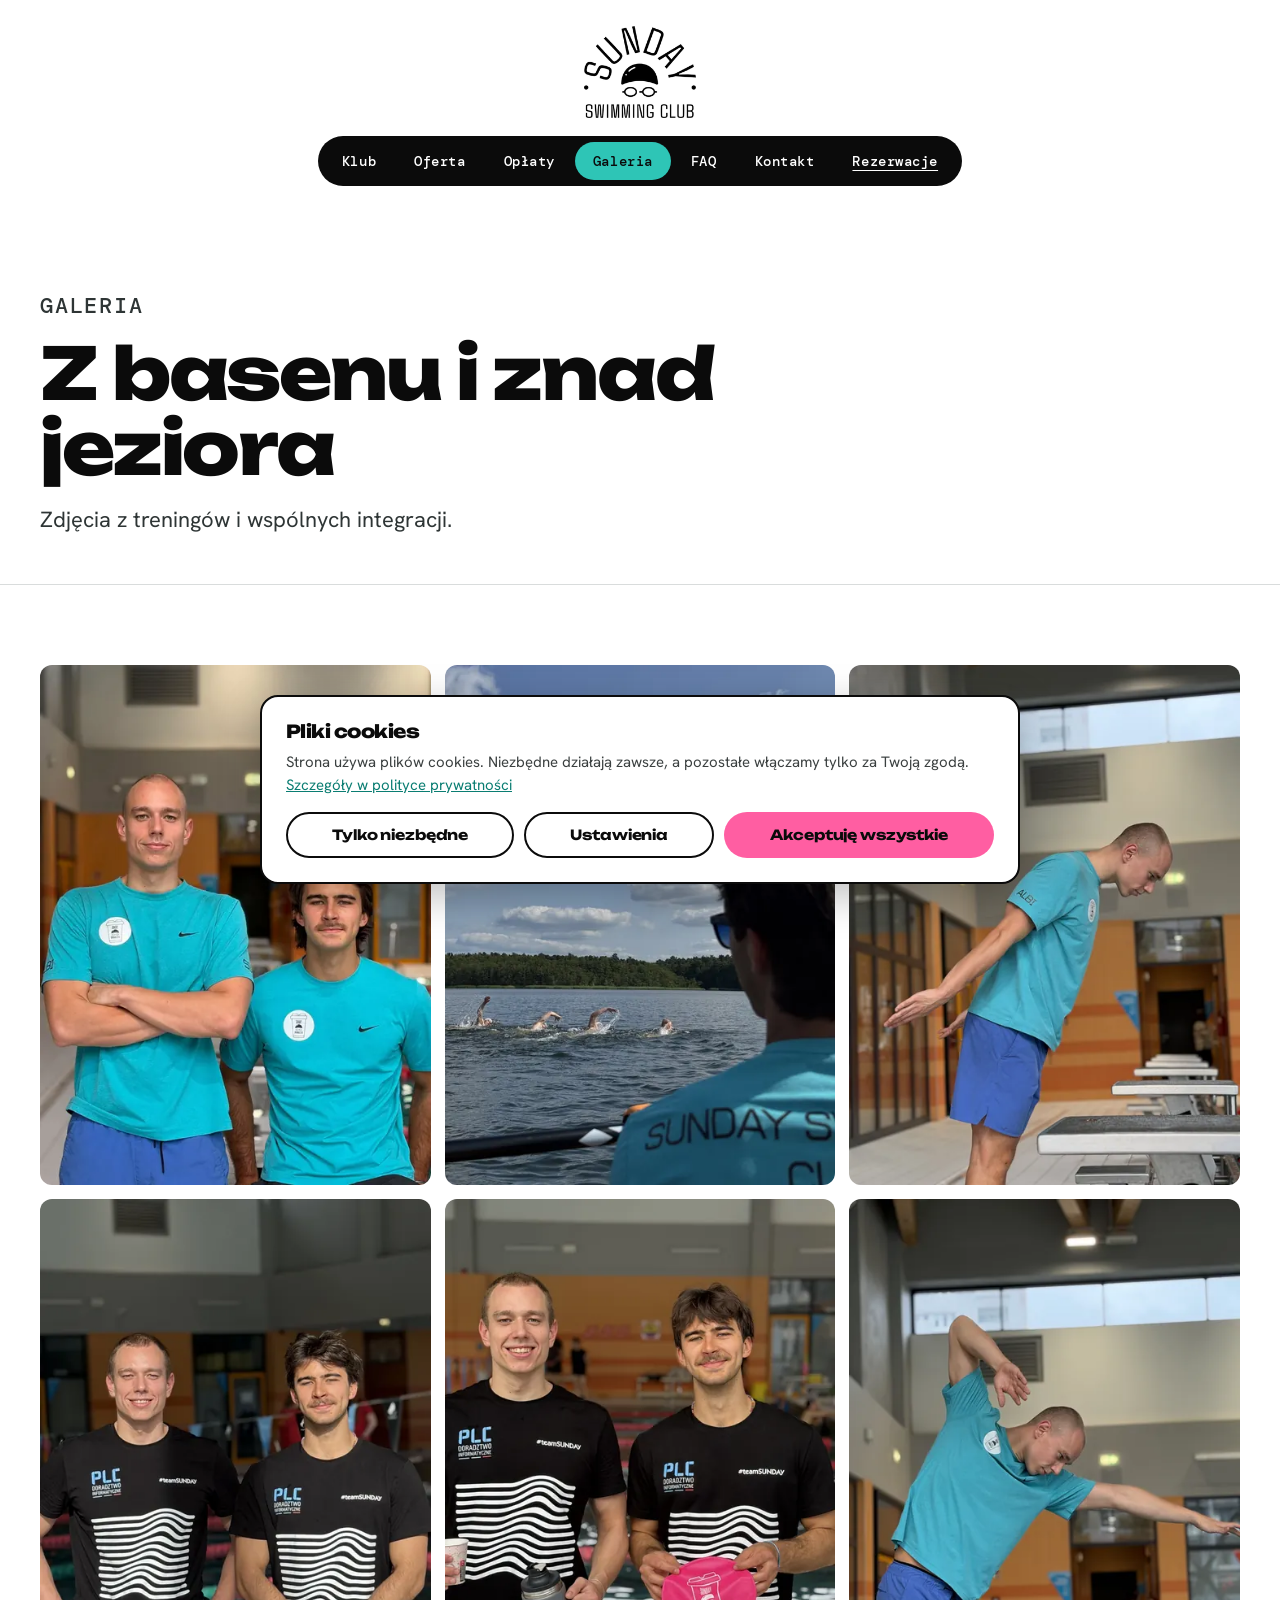
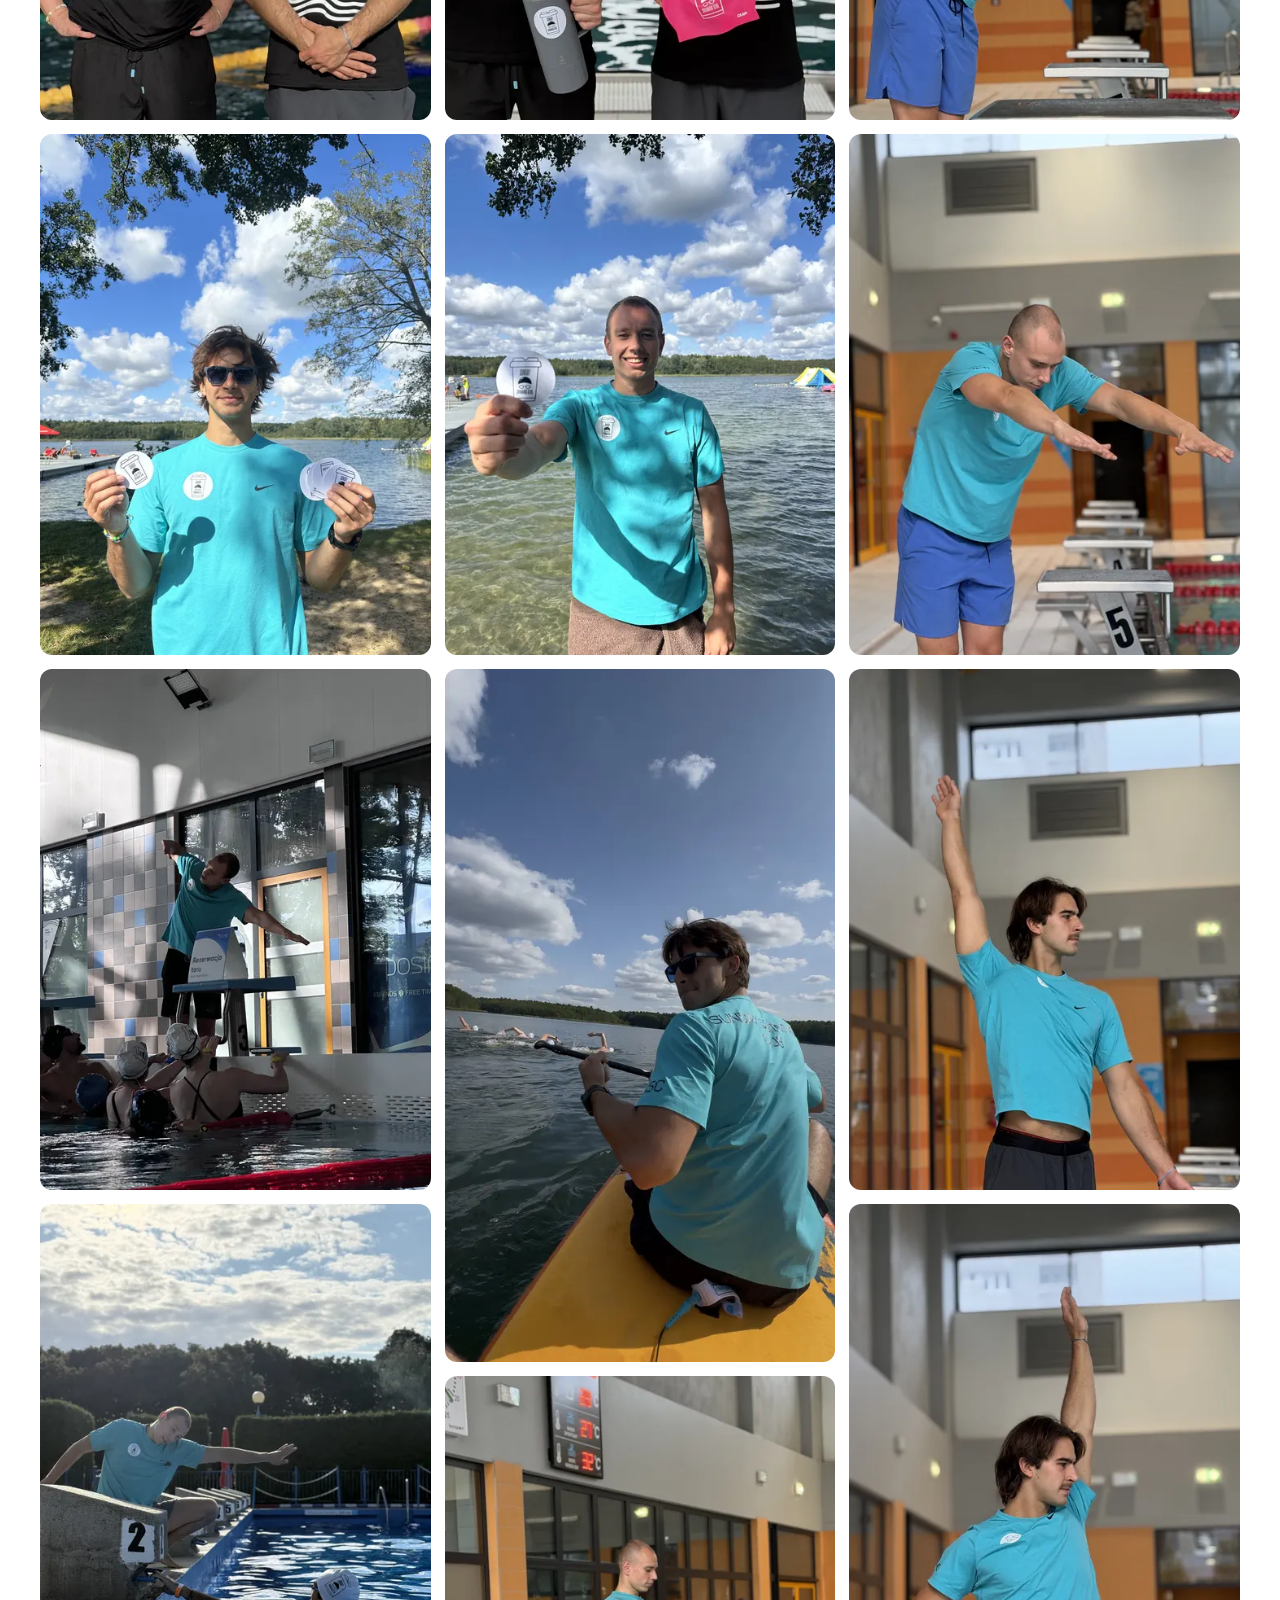
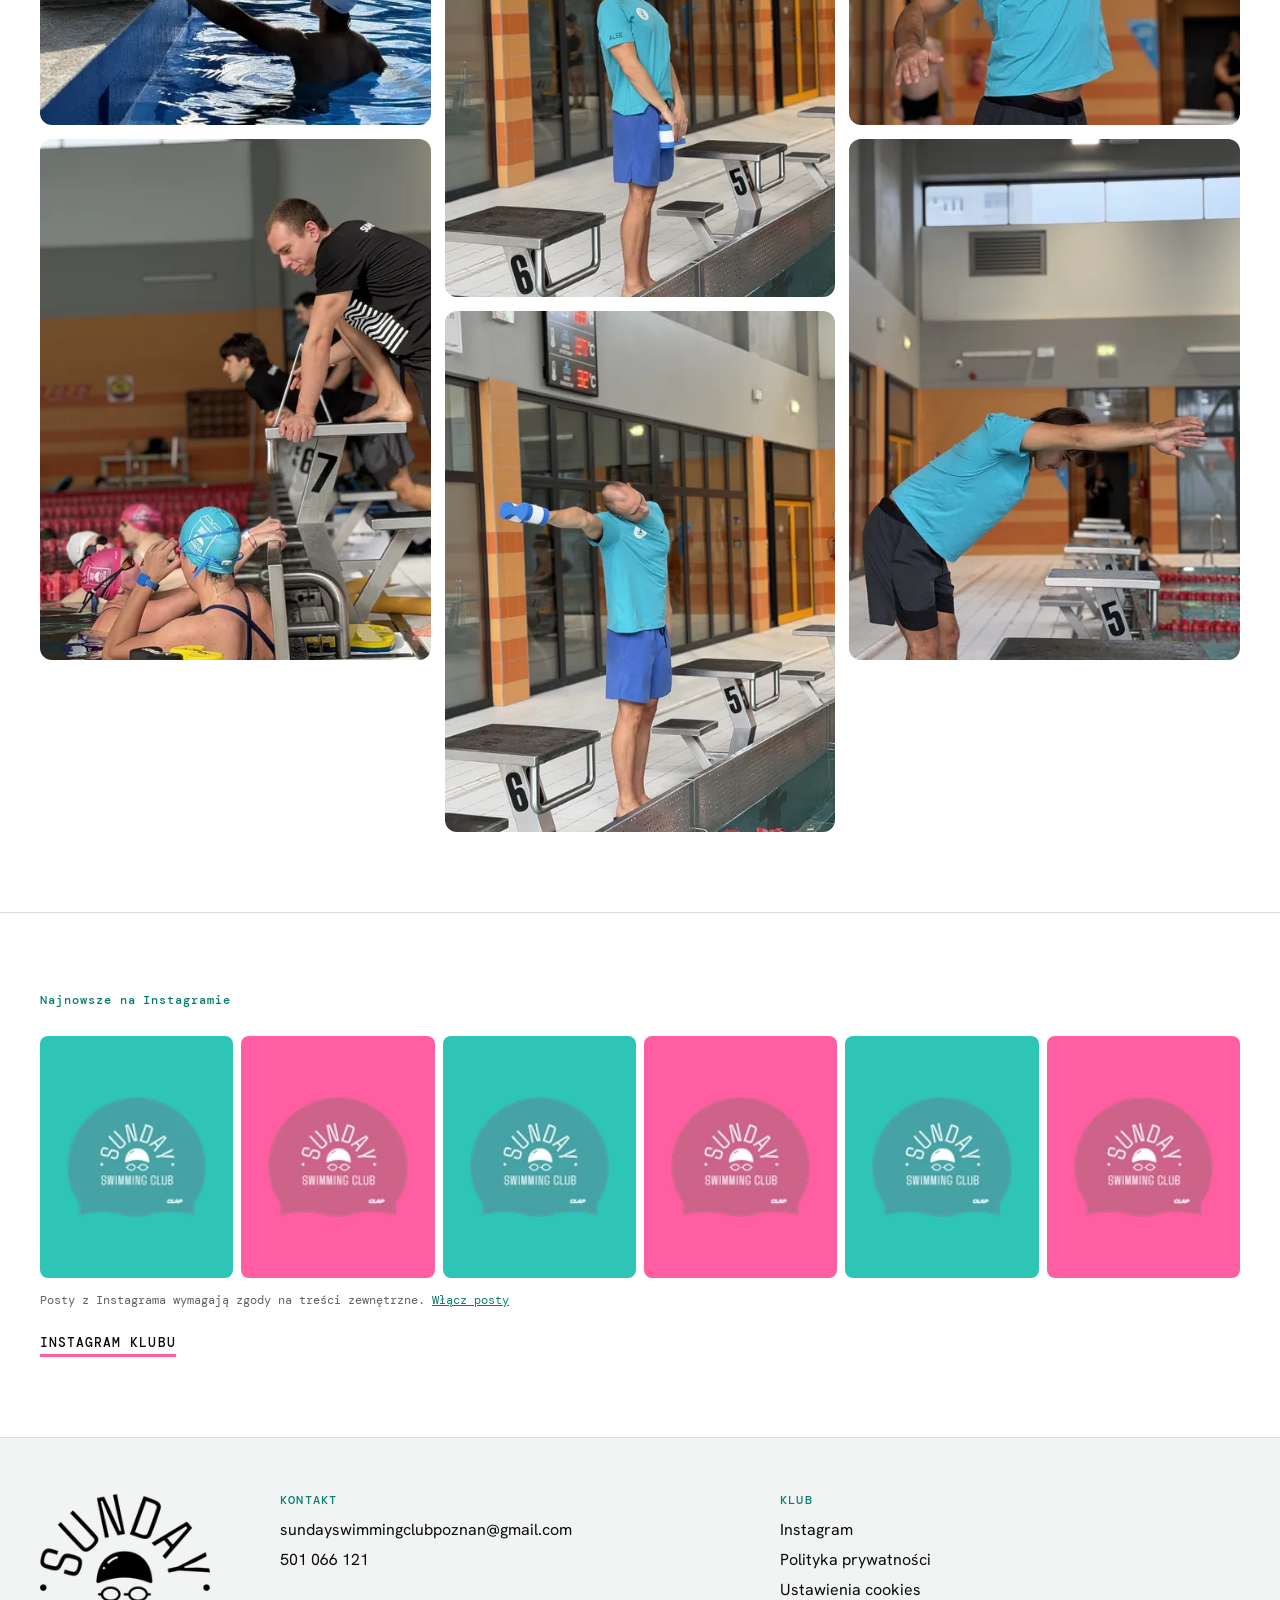
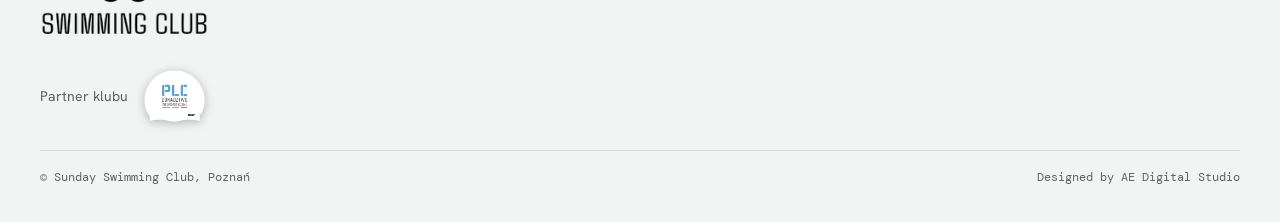
<file: galeria.html>
<!doctype html>
<html lang="pl">
<head>
  <meta charset="utf-8">
  <meta name="viewport" content="width=device-width, initial-scale=1">
  <title>Galeria: treningi pływackie w Poznaniu | Sunday Swimming Club</title>
  <meta name="description" content="Zdjęcia z treningów na basenie, zajęć grupowych i wyjazdów nad jezioro. Zobacz, jak wygląda Sunday Swimming Club.">
  <meta name="robots" content="index, follow, max-image-preview:large">
  <link rel="canonical" href="https://sundayswimmingclub.pl/galeria">
  <meta property="og:type" content="website">
  <meta property="og:locale" content="pl_PL">
  <meta property="og:site_name" content="Sunday Swimming Club">
  <meta property="og:title" content="Galeria: treningi pływackie w Poznaniu | Sunday Swimming Club">
  <meta property="og:description" content="Zdjęcia z treningów na basenie, zajęć grupowych i wyjazdów nad jezioro. Zobacz, jak wygląda Sunday Swimming Club.">
  <meta property="og:url" content="https://sundayswimmingclub.pl/galeria">
  <meta property="og:image" content="https://sundayswimmingclub.pl/img/og.jpg">
  <meta property="og:image:width" content="1200">
  <meta property="og:image:height" content="630">
  <meta property="og:image:alt" content="Sunday Swimming Club: logo klubu i dwóch trenerów w turkusowych koszulkach">
  <meta name="twitter:card" content="summary_large_image">
  <meta name="twitter:title" content="Galeria: treningi pływackie w Poznaniu | Sunday Swimming Club">
  <meta name="twitter:description" content="Zdjęcia z treningów na basenie, zajęć grupowych i wyjazdów nad jezioro. Zobacz, jak wygląda Sunday Swimming Club.">
  <meta name="twitter:image" content="https://sundayswimmingclub.pl/img/og.jpg">
  <meta name="theme-color" content="#2ec5b6">
  <link rel="icon" href="favicon.ico" sizes="48x48">
  <link rel="icon" type="image/png" sizes="32x32" href="img/favicon-32.png">
  <link rel="apple-touch-icon" href="img/apple-touch-icon.png">
  <link rel="stylesheet" href="css/styl.css">
  <script>document.documentElement.classList.add('js')</script>
  <script type="application/ld+json">
  {
    "@context": "https://schema.org",
    "@type": "BreadcrumbList",
    "itemListElement": [
      {
        "@type": "ListItem",
        "position": 1,
        "name": "Strona główna",
        "item": "https://sundayswimmingclub.pl/"
      },
      {
        "@type": "ListItem",
        "position": 2,
        "name": "Galeria",
        "item": "https://sundayswimmingclub.pl/galeria"
      }
    ]
  }
  </script>
  <script type="application/ld+json">
  {
    "@context": "https://schema.org",
    "@type": "ImageGallery",
    "name": "Galeria Sunday Swimming Club",
    "url": "https://sundayswimmingclub.pl/galeria",
    "image": [
      {
        "@type": "ImageObject",
        "contentUrl": "https://sundayswimmingclub.pl/img/foto/trenerzy-turkus-800.webp",
        "description": "Dwóch trenerów klubu w turkusowych koszulkach na pływalni"
      },
      {
        "@type": "ImageObject",
        "contentUrl": "https://sundayswimmingclub.pl/img/foto/trenerzy-basen-800.webp",
        "description": "Dwóch trenerów klubu na basenie"
      },
      {
        "@type": "ImageObject",
        "contentUrl": "https://sundayswimmingclub.pl/img/foto/jezioro-naklejki-800.webp",
        "description": "Trener z naklejkami klubu nad jeziorem"
      },
      {
        "@type": "ImageObject",
        "contentUrl": "https://sundayswimmingclub.pl/img/foto/zajecia-grupowe-800.webp",
        "description": "Zajęcia grupowe na basenie"
      },
      {
        "@type": "ImageObject",
        "contentUrl": "https://sundayswimmingclub.pl/img/foto/basen-letni-800.webp",
        "description": "Trener na słupku startowym podaje rękę pływakowi w czepku klubowym przy krawędzi odkrytego basenu"
      },
      {
        "@type": "ImageObject",
        "contentUrl": "https://sundayswimmingclub.pl/img/foto/slupek-start-800.webp",
        "description": "Trener na słupku startowym"
      },
      {
        "@type": "ImageObject",
        "contentUrl": "https://sundayswimmingclub.pl/img/foto/woda-otwarta-800.webp",
        "description": "Pływacy na jeziorze widziani zza pleców trenera"
      },
      {
        "@type": "ImageObject",
        "contentUrl": "https://sundayswimmingclub.pl/img/foto/trenerzy-czepek-800.webp",
        "description": "Trenerzy z różowym czepkiem"
      },
      {
        "@type": "ImageObject",
        "contentUrl": "https://sundayswimmingclub.pl/img/foto/trener-naklejka-800.webp",
        "description": "Uśmiechnięty trener z naklejką klubu"
      },
      {
        "@type": "ImageObject",
        "contentUrl": "https://sundayswimmingclub.pl/img/foto/sup-jezioro-800.webp",
        "description": "Trener na desce SUP, za nim pływacy"
      },
      {
        "@type": "ImageObject",
        "contentUrl": "https://sundayswimmingclub.pl/img/foto/technika-01-800.webp",
        "description": "Trener stoi przy słupkach startowych na pływalni"
      },
      {
        "@type": "ImageObject",
        "contentUrl": "https://sundayswimmingclub.pl/img/foto/technika-02-800.webp",
        "description": "Trener pokazuje ruch ramienia na brzegu basenu"
      },
      {
        "@type": "ImageObject",
        "contentUrl": "https://sundayswimmingclub.pl/img/foto/technika-03-800.webp",
        "description": "Trener pokazuje pochylenie tułowia i ułożenie ramion przy słupku"
      },
      {
        "@type": "ImageObject",
        "contentUrl": "https://sundayswimmingclub.pl/img/foto/technika-04-800.webp",
        "description": "Trener pokazuje ruch ramion w pochyleniu"
      },
      {
        "@type": "ImageObject",
        "contentUrl": "https://sundayswimmingclub.pl/img/foto/technika-05-800.webp",
        "description": "Trener pokazuje ułożenie ramion przed startem"
      },
      {
        "@type": "ImageObject",
        "contentUrl": "https://sundayswimmingclub.pl/img/foto/technika-06-800.webp",
        "description": "Trener pokazuje wyciągnięcie ramienia nad głowę"
      },
      {
        "@type": "ImageObject",
        "contentUrl": "https://sundayswimmingclub.pl/img/foto/technika-07-800.webp",
        "description": "Trener pokazuje obrót tułowia przy ruchu ramienia"
      },
      {
        "@type": "ImageObject",
        "contentUrl": "https://sundayswimmingclub.pl/img/foto/technika-08-800.webp",
        "description": "Trener pokazuje pozycję startową przy słupku"
      }
    ]
  }
  </script>
</head>
<body>
  <a class="pomin" href="#tresc">Przejdź do treści</a>
  <header class="gora">
    <div class="kontener">
      <a class="logo" href="/"><img src="img/logo-czarne-200.webp" srcset="img/logo-czarne-200.webp 200w, img/logo-czarne.webp 400w" sizes="150px" width="400" height="330" alt="Sunday Swimming Club, strona główna"></a>
      <button class="menu-przycisk" type="button" aria-expanded="false" aria-controls="menu"><span class="kreski" aria-hidden="true"></span><span class="menu-tekst">Menu</span></button>
      <nav id="menu" class="menu" aria-label="Menu główne">
        <a class="menu-logo" href="/"><img src="img/logo-czarne-200.webp" srcset="img/logo-czarne-200.webp 200w, img/logo-czarne.webp 400w" sizes="150px" width="400" height="330" alt="Sunday Swimming Club, strona główna"></a>
        <button class="menu-zamknij" type="button"><span aria-hidden="true">×</span><span class="tylko-czytnik">Zamknij menu</span></button>
        <a href="klub">Klub</a>
        <a href="oferta">Oferta</a>
        <a href="oplaty">Opłaty</a>
        <a href="galeria" aria-current="page">Galeria</a>
        <a href="faq">FAQ</a>
        <a href="kontakt">Kontakt</a>
        <a class="rez" href="rezerwacje">Rezerwacje</a>
        <div class="menu-dol" aria-hidden="true">
          <img class="menu-czepek menu-czepek--a" src="img/czepek-rozowy-s.webp" width="120" height="103" alt="">
          <img class="menu-czepek menu-czepek--b" src="img/czepek-bialy-s.webp" width="120" height="103" alt="">
          <img class="menu-czepek menu-czepek--c" src="img/czepek-czarny-s.webp" width="120" height="103" alt="">
          <div class="fala"></div>
        </div>
      </nav>
    </div>
  </header>

  <main id="tresc">
    <section class="strona-gora">
      <div class="kontener">
        <p class="etykieta">Galeria</p>
        <h1>Z basenu i znad jeziora</h1>
        <p>Zdjęcia z treningów i wspólnych integracji.</p>
      </div>
    </section>
    <section class="sekcja">
      <div class="kontener">
        <!-- TODO (klient): zgody osób widocznych na zdjęciach -->
        <div class="galeria">
          <figure><img src="img/foto/trenerzy-turkus-800.webp" srcset="img/foto/trenerzy-turkus-480.webp 480w, img/foto/trenerzy-turkus-800.webp 800w, img/foto/trenerzy-turkus-1200.webp 1200w" sizes="(max-width: 899px) 50vw, 380px" width="1536" height="2048" alt="Dwóch trenerów klubu w turkusowych koszulkach na pływalni" loading="lazy" decoding="async"></figure>
          <figure><img src="img/foto/trenerzy-basen-800.webp" srcset="img/foto/trenerzy-basen-480.webp 480w, img/foto/trenerzy-basen-800.webp 800w, img/foto/trenerzy-basen-1200.webp 1200w" sizes="(max-width: 899px) 50vw, 380px" width="1600" height="2133" alt="Dwóch trenerów klubu na basenie" loading="lazy" decoding="async"></figure>
          <figure><img src="img/foto/jezioro-naklejki-800.webp" srcset="img/foto/jezioro-naklejki-480.webp 480w, img/foto/jezioro-naklejki-800.webp 800w, img/foto/jezioro-naklejki-1200.webp 1200w" sizes="(max-width: 899px) 50vw, 380px" width="1600" height="2133" alt="Trener z naklejkami klubu nad jeziorem" loading="lazy" decoding="async"></figure>
          <figure><img src="img/foto/zajecia-grupowe-800.webp" srcset="img/foto/zajecia-grupowe-480.webp 480w, img/foto/zajecia-grupowe-800.webp 800w, img/foto/zajecia-grupowe-1200.webp 1200w" sizes="(max-width: 899px) 50vw, 380px" width="1600" height="2133" alt="Zajęcia grupowe na basenie" loading="lazy" decoding="async"></figure>
          <figure><img src="img/foto/basen-letni-800.webp" srcset="img/foto/basen-letni-480.webp 480w, img/foto/basen-letni-800.webp 800w, img/foto/basen-letni-1200.webp 1200w" sizes="(max-width: 899px) 50vw, 380px" width="1600" height="2133" alt="Trener na słupku startowym podaje rękę pływakowi w czepku klubowym przy krawędzi odkrytego basenu" loading="lazy" decoding="async"></figure>
          <figure><img src="img/foto/slupek-start-800.webp" srcset="img/foto/slupek-start-480.webp 480w, img/foto/slupek-start-800.webp 800w, img/foto/slupek-start-1200.webp 1200w" sizes="(max-width: 899px) 50vw, 380px" width="1600" height="2133" alt="Trener na słupku startowym" loading="lazy" decoding="async"></figure>
          <figure><img src="img/foto/woda-otwarta-800.webp" srcset="img/foto/woda-otwarta-480.webp 480w, img/foto/woda-otwarta-800.webp 800w, img/foto/woda-otwarta-1200.webp 1200w" sizes="(max-width: 899px) 50vw, 380px" width="1600" height="2133" alt="Pływacy na jeziorze widziani zza pleców trenera" loading="lazy" decoding="async"></figure>
          <figure><img src="img/foto/trenerzy-czepek-800.webp" srcset="img/foto/trenerzy-czepek-480.webp 480w, img/foto/trenerzy-czepek-800.webp 800w, img/foto/trenerzy-czepek-1200.webp 1200w" sizes="(max-width: 899px) 50vw, 380px" width="1600" height="2133" alt="Trenerzy z różowym czepkiem" loading="lazy" decoding="async"></figure>
          <figure><img src="img/foto/trener-naklejka-800.webp" srcset="img/foto/trener-naklejka-480.webp 480w, img/foto/trener-naklejka-800.webp 800w, img/foto/trener-naklejka-1200.webp 1200w" sizes="(max-width: 899px) 50vw, 380px" width="1600" height="2133" alt="Uśmiechnięty trener z naklejką klubu" loading="lazy" decoding="async"></figure>
          <figure><img src="img/foto/sup-jezioro-800.webp" srcset="img/foto/sup-jezioro-480.webp 480w, img/foto/sup-jezioro-800.webp 800w" sizes="(max-width: 899px) 50vw, 380px" width="1179" height="2091" alt="Trener na desce SUP, za nim pływacy" loading="lazy" decoding="async"></figure>
          <figure><img src="img/foto/technika-01-800.webp" srcset="img/foto/technika-01-480.webp 480w, img/foto/technika-01-800.webp 800w, img/foto/technika-01-1200.webp 1200w" sizes="(max-width: 899px) 50vw, 380px" width="1600" height="2133" alt="Trener stoi przy słupkach startowych na pływalni" loading="lazy" decoding="async"></figure>
          <figure><img src="img/foto/technika-02-800.webp" srcset="img/foto/technika-02-480.webp 480w, img/foto/technika-02-800.webp 800w, img/foto/technika-02-1200.webp 1200w" sizes="(max-width: 899px) 50vw, 380px" width="1600" height="2133" alt="Trener pokazuje ruch ramienia na brzegu basenu" loading="lazy" decoding="async"></figure>
          <figure><img src="img/foto/technika-03-800.webp" srcset="img/foto/technika-03-480.webp 480w, img/foto/technika-03-800.webp 800w, img/foto/technika-03-1200.webp 1200w" sizes="(max-width: 899px) 50vw, 380px" width="1600" height="2133" alt="Trener pokazuje pochylenie tułowia i ułożenie ramion przy słupku" loading="lazy" decoding="async"></figure>
          <figure><img src="img/foto/technika-04-800.webp" srcset="img/foto/technika-04-480.webp 480w, img/foto/technika-04-800.webp 800w, img/foto/technika-04-1200.webp 1200w" sizes="(max-width: 899px) 50vw, 380px" width="1600" height="2133" alt="Trener pokazuje ruch ramion w pochyleniu" loading="lazy" decoding="async"></figure>
          <figure><img src="img/foto/technika-05-800.webp" srcset="img/foto/technika-05-480.webp 480w, img/foto/technika-05-800.webp 800w, img/foto/technika-05-1200.webp 1200w" sizes="(max-width: 899px) 50vw, 380px" width="1600" height="2133" alt="Trener pokazuje ułożenie ramion przed startem" loading="lazy" decoding="async"></figure>
          <figure><img src="img/foto/technika-06-800.webp" srcset="img/foto/technika-06-480.webp 480w, img/foto/technika-06-800.webp 800w, img/foto/technika-06-1200.webp 1200w" sizes="(max-width: 899px) 50vw, 380px" width="1600" height="2133" alt="Trener pokazuje wyciągnięcie ramienia nad głowę" loading="lazy" decoding="async"></figure>
          <figure><img src="img/foto/technika-07-800.webp" srcset="img/foto/technika-07-480.webp 480w, img/foto/technika-07-800.webp 800w, img/foto/technika-07-1200.webp 1200w" sizes="(max-width: 899px) 50vw, 380px" width="1600" height="2133" alt="Trener pokazuje obrót tułowia przy ruchu ramienia" loading="lazy" decoding="async"></figure>
          <figure><img src="img/foto/technika-08-800.webp" srcset="img/foto/technika-08-480.webp 480w, img/foto/technika-08-800.webp 800w, img/foto/technika-08-1200.webp 1200w" sizes="(max-width: 899px) 50vw, 380px" width="1600" height="2133" alt="Trener pokazuje pozycję startową przy słupku" loading="lazy" decoding="async"></figure>
        </div>
      </div>
    </section>
    <section class="sekcja sekcja--bez-ramki">
      <div class="kontener">
        <p class="etykieta">Najnowsze na Instagramie</p>
        <div class="instagram-feed instagram-feed--szeroki" data-ig-feed>
          <div class="instagram instagram--6">
              <div class="kolor-turkus"><img class="czepek-kafel" src="img/czepek-turkusowy-s.webp" width="120" height="103" alt="" loading="lazy"></div>
              <div class="kolor-roz"><img class="czepek-kafel" src="img/czepek-rozowy-s.webp" width="120" height="103" alt="" loading="lazy"></div>
              <div class="kolor-turkus"><img class="czepek-kafel" src="img/czepek-turkusowy-s.webp" width="120" height="103" alt="" loading="lazy"></div>
              <div class="kolor-roz"><img class="czepek-kafel" src="img/czepek-rozowy-s.webp" width="120" height="103" alt="" loading="lazy"></div>
              <div class="kolor-turkus"><img class="czepek-kafel" src="img/czepek-turkusowy-s.webp" width="120" height="103" alt="" loading="lazy"></div>
              <div class="kolor-roz"><img class="czepek-kafel" src="img/czepek-rozowy-s.webp" width="120" height="103" alt="" loading="lazy"></div>
          </div>
        </div>
        <p class="uwaga" data-ig-uwaga hidden></p>
        <div class="linki"><a data-instagram>Instagram klubu</a></div>
      </div>
    </section>
  </main>

  <footer class="stopka">
    <div class="kontener">
      <div class="stopka-kolumny">
        <div class="stopka-logo"><a href="/"><img src="img/logo-czarne-200.webp" srcset="img/logo-czarne-200.webp 200w, img/logo-czarne.webp 400w" sizes="150px" width="400" height="330" alt="Sunday Swimming Club" loading="lazy"></a></div>
        <div><h2>Kontakt</h2><ul><li><a href="mailto:sundayswimmingclubpoznan@gmail.com">sundayswimmingclubpoznan@gmail.com</a></li><li><a href="tel:+48501066121">501 066 121</a></li></ul></div>
        <div><h2>Klub</h2><ul><li><a data-instagram>Instagram</a></li><li><a href="polityka-prywatnosci">Polityka prywatności</a></li><li><button type="button" class="link-przycisk" data-cookies>Ustawienia cookies</button></li></ul></div>
      </div>
      <div class="partner"><span>Partner klubu</span><img src="img/partner-plc-bialy.webp" width="240" height="205" alt="PLC Doradztwo Informatyczne" loading="lazy"></div>
      <div class="stopka-prawa"><p>© Sunday Swimming Club, Poznań</p><p><a href="https://aedigitalstudio.pl/" target="_blank" rel="noopener">Designed by AE Digital Studio</a></p></div>
    </div>
  </footer>
  <script src="js/config.js"></script>
  <script src="js/cookies.js"></script>
  <script src="js/site.js"></script>
</body>
</html>
</file>
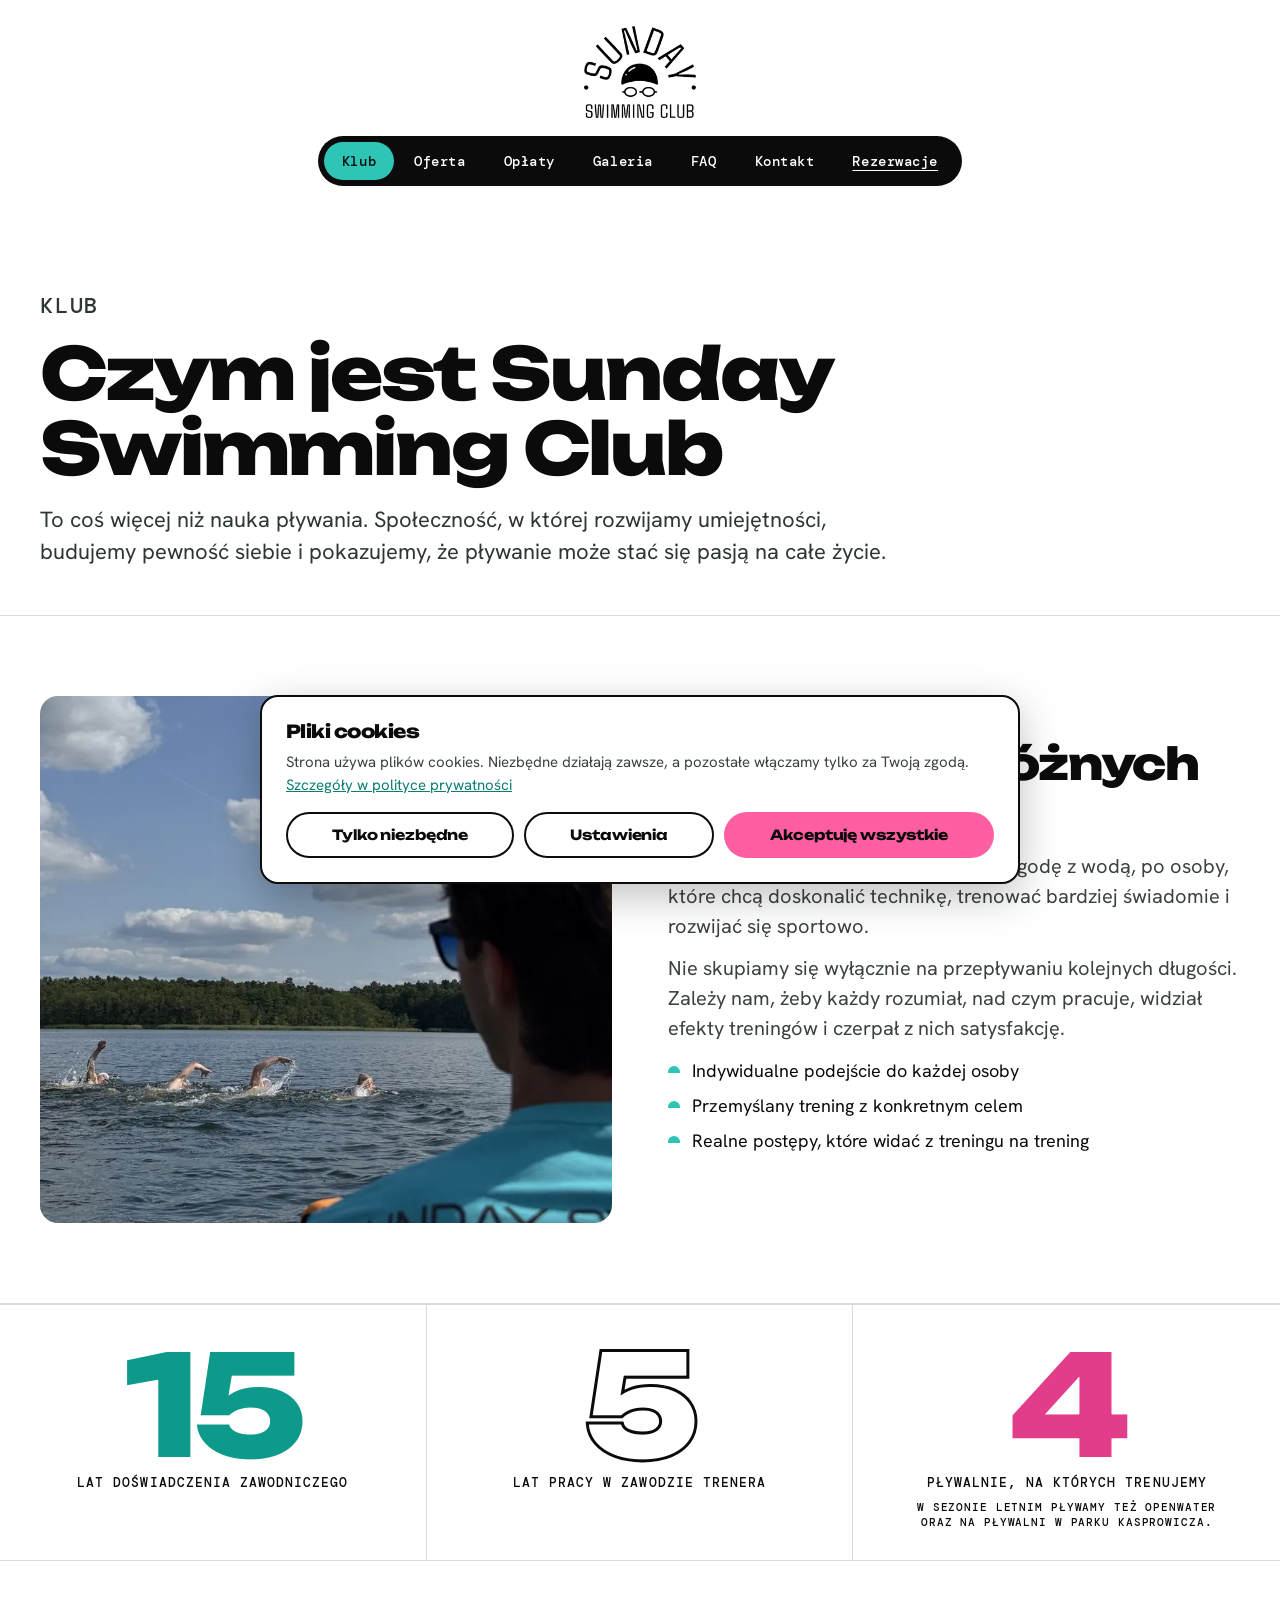
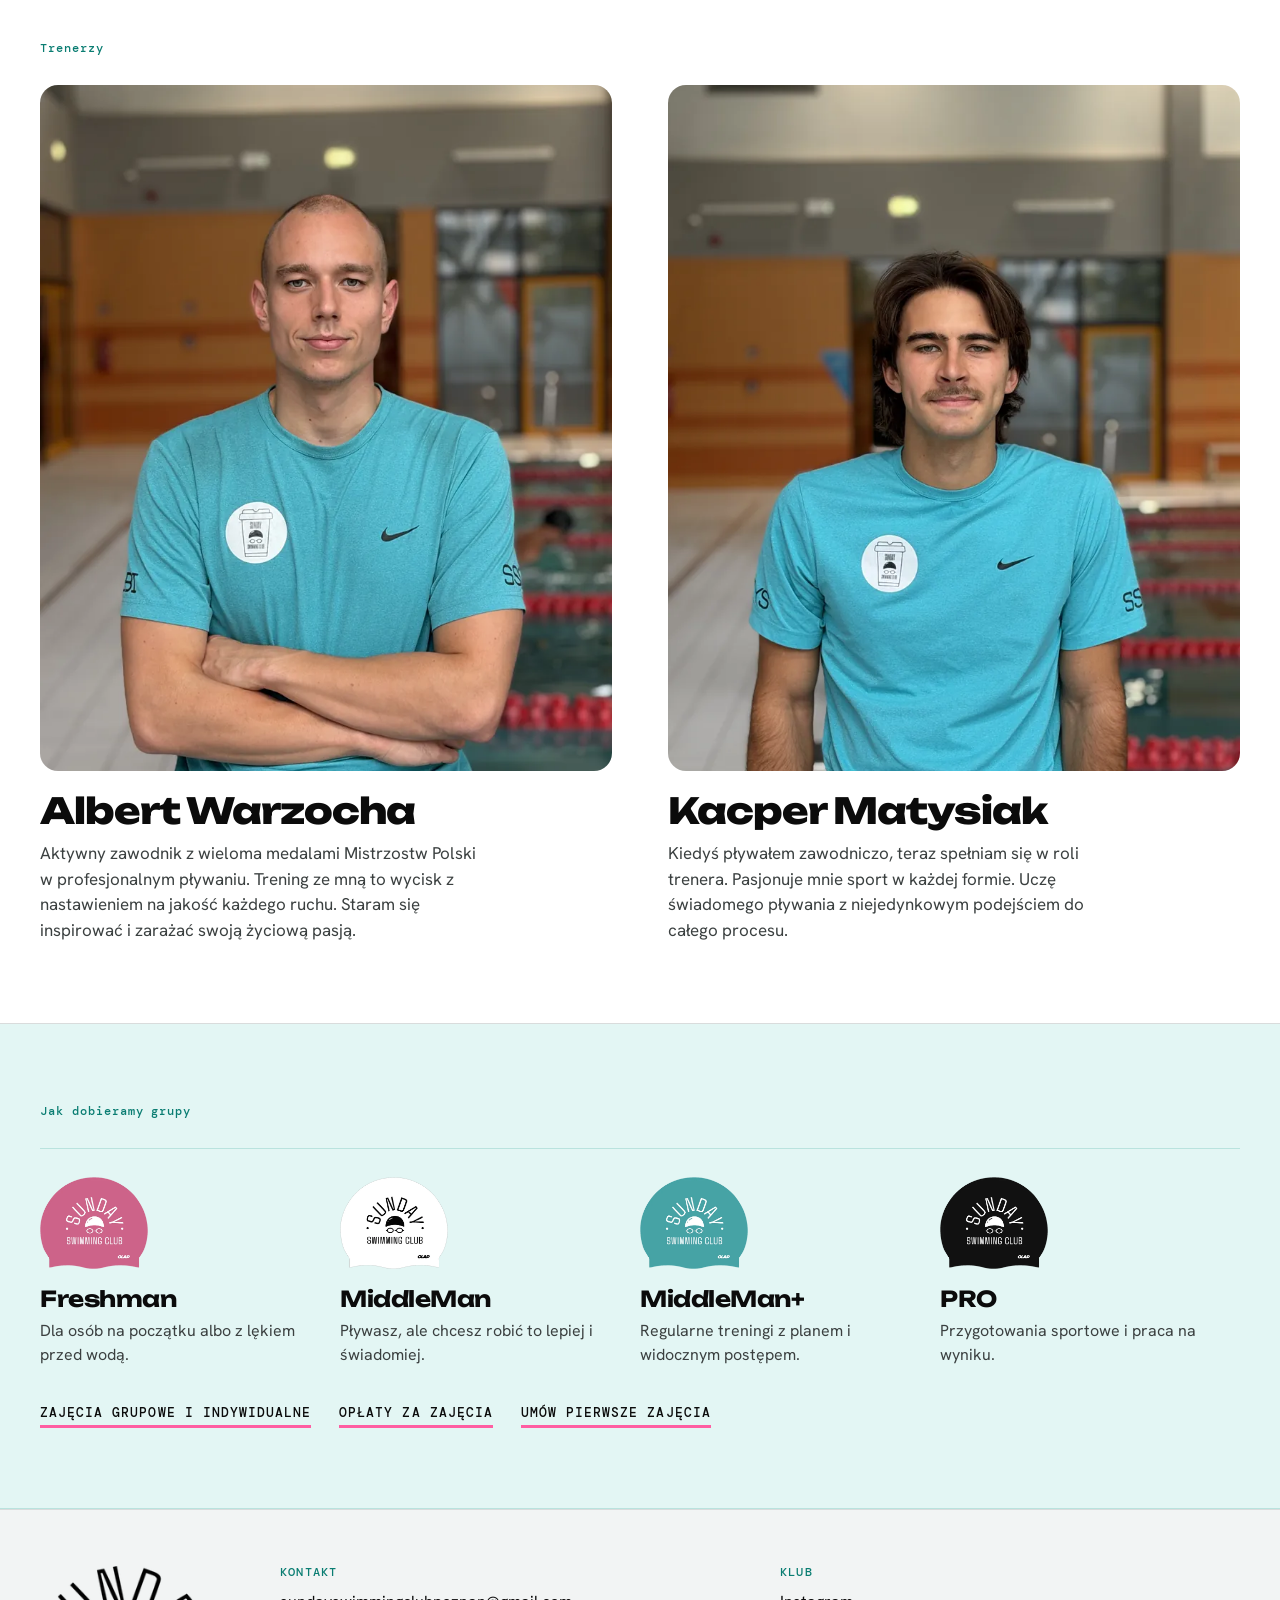
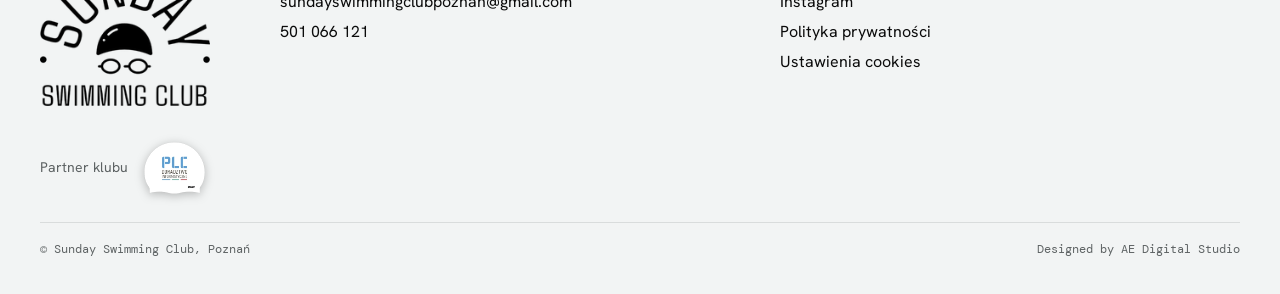
<file: klub.html>
<!doctype html>
<html lang="pl">
<head>
  <meta charset="utf-8">
  <meta name="viewport" content="width=device-width, initial-scale=1">
  <title>Klub pływacki w Poznaniu i trenerzy | Sunday Swimming Club</title>
  <meta name="description" content="Czym jest Sunday Swimming Club: społeczność, trenerzy z doświadczeniem zawodniczym i grupy dobierane do poziomu pływaków w Poznaniu.">
  <meta name="robots" content="index, follow, max-image-preview:large">
  <link rel="canonical" href="https://sundayswimmingclub.pl/klub">
  <meta property="og:type" content="website">
  <meta property="og:locale" content="pl_PL">
  <meta property="og:site_name" content="Sunday Swimming Club">
  <meta property="og:title" content="Klub pływacki w Poznaniu i trenerzy | Sunday Swimming Club">
  <meta property="og:description" content="Czym jest Sunday Swimming Club: społeczność, trenerzy z doświadczeniem zawodniczym i grupy dobierane do poziomu pływaków w Poznaniu.">
  <meta property="og:url" content="https://sundayswimmingclub.pl/klub">
  <meta property="og:image" content="https://sundayswimmingclub.pl/img/og.jpg">
  <meta property="og:image:width" content="1200">
  <meta property="og:image:height" content="630">
  <meta property="og:image:alt" content="Sunday Swimming Club: logo klubu i dwóch trenerów w turkusowych koszulkach">
  <meta name="twitter:card" content="summary_large_image">
  <meta name="twitter:title" content="Klub pływacki w Poznaniu i trenerzy | Sunday Swimming Club">
  <meta name="twitter:description" content="Czym jest Sunday Swimming Club: społeczność, trenerzy z doświadczeniem zawodniczym i grupy dobierane do poziomu pływaków w Poznaniu.">
  <meta name="twitter:image" content="https://sundayswimmingclub.pl/img/og.jpg">
  <meta name="theme-color" content="#2ec5b6">
  <link rel="icon" href="favicon.ico" sizes="48x48">
  <link rel="icon" type="image/png" sizes="32x32" href="img/favicon-32.png">
  <link rel="apple-touch-icon" href="img/apple-touch-icon.png">
  <link rel="stylesheet" href="css/styl.css">
  <script>document.documentElement.classList.add('js')</script>
  <script type="application/ld+json">
  {
    "@context": "https://schema.org",
    "@type": "BreadcrumbList",
    "itemListElement": [
      {
        "@type": "ListItem",
        "position": 1,
        "name": "Strona główna",
        "item": "https://sundayswimmingclub.pl/"
      },
      {
        "@type": "ListItem",
        "position": 2,
        "name": "Klub",
        "item": "https://sundayswimmingclub.pl/klub"
      }
    ]
  }
  </script>
  <script type="application/ld+json">
  [
    {
      "@context": "https://schema.org",
      "@type": "Person",
      "name": "Albert Warzocha",
      "jobTitle": "Trener",
      "description": "Aktywny zawodnik z wieloma medalami Mistrzostw Polski w profesjonalnym pływaniu.",
      "image": "https://sundayswimmingclub.pl/img/foto/trener-albert-1200.webp",
      "worksFor": {
        "@type": "SportsClub",
        "name": "Sunday Swimming Club",
        "url": "https://sundayswimmingclub.pl/"
      }
    },
    {
      "@context": "https://schema.org",
      "@type": "Person",
      "name": "Kacper Matysiak",
      "jobTitle": "Trener",
      "description": "Dawniej zawodnik pływacki, obecnie trener klubu.",
      "image": "https://sundayswimmingclub.pl/img/foto/trener-kacper-1200.webp",
      "worksFor": {
        "@type": "SportsClub",
        "name": "Sunday Swimming Club",
        "url": "https://sundayswimmingclub.pl/"
      }
    }
  ]
  </script>
</head>
<body>
  <a class="pomin" href="#tresc">Przejdź do treści</a>
  <header class="gora">
    <div class="kontener">
      <a class="logo" href="/"><img src="img/logo-czarne-200.webp" srcset="img/logo-czarne-200.webp 200w, img/logo-czarne.webp 400w" sizes="150px" width="400" height="330" alt="Sunday Swimming Club, strona główna"></a>
      <button class="menu-przycisk" type="button" aria-expanded="false" aria-controls="menu"><span class="kreski" aria-hidden="true"></span><span class="menu-tekst">Menu</span></button>
      <nav id="menu" class="menu" aria-label="Menu główne">
        <a class="menu-logo" href="/"><img src="img/logo-czarne-200.webp" srcset="img/logo-czarne-200.webp 200w, img/logo-czarne.webp 400w" sizes="150px" width="400" height="330" alt="Sunday Swimming Club, strona główna"></a>
        <button class="menu-zamknij" type="button"><span aria-hidden="true">×</span><span class="tylko-czytnik">Zamknij menu</span></button>
        <a href="klub" aria-current="page">Klub</a>
        <a href="oferta">Oferta</a>
        <a href="oplaty">Opłaty</a>
        <a href="galeria">Galeria</a>
        <a href="faq">FAQ</a>
        <a href="kontakt">Kontakt</a>
        <a class="rez" href="rezerwacje">Rezerwacje</a>
        <div class="menu-dol" aria-hidden="true">
          <img class="menu-czepek menu-czepek--a" src="img/czepek-rozowy-s.webp" width="120" height="103" alt="">
          <img class="menu-czepek menu-czepek--b" src="img/czepek-bialy-s.webp" width="120" height="103" alt="">
          <img class="menu-czepek menu-czepek--c" src="img/czepek-czarny-s.webp" width="120" height="103" alt="">
          <div class="fala"></div>
        </div>
      </nav>
    </div>
  </header>

  <main id="tresc">
    <section class="strona-gora">
      <div class="kontener">
        <p class="etykieta">Klub</p>
        <h1>Czym jest Sunday Swimming Club</h1>
        <p>To coś więcej niż nauka pływania. Społeczność, w której rozwijamy umiejętności, budujemy pewność siebie i pokazujemy, że pływanie może stać się pasją na całe życie.</p>
      </div>
    </section>
    <section class="sekcja">
      <div class="kontener">
        <div class="podzial">
          <div class="zdjecie-ramka"><img src="img/foto/woda-otwarta-800.webp" srcset="img/foto/woda-otwarta-480.webp 480w, img/foto/woda-otwarta-800.webp 800w, img/foto/woda-otwarta-1200.webp 1200w" sizes="(max-width: 859px) 100vw, 580px" width="1600" height="2133" alt="Trener patrzy na pływaków na jeziorze" loading="lazy" decoding="async" style="object-position:50% 60%"></div>
          <div>
            <h2>Dla ludzi na różnych poziomach</h2>
            <p>Od tych, którzy dopiero zaczynają przygodę z wodą, po osoby, które chcą doskonalić technikę, trenować bardziej świadomie i rozwijać się sportowo.</p>
            <p>Nie skupiamy się wyłącznie na przepływaniu kolejnych długości. Zależy nam, żeby każdy rozumiał, nad czym pracuje, widział efekty treningów i czerpał z nich satysfakcję.</p>
            <ul class="lista-falek"><li>Indywidualne podejście do każdej osoby</li><li>Przemyślany trening z konkretnym celem</li><li>Realne postępy, które widać z treningu na trening</li></ul>
          </div>
        </div>
      </div>
    </section>
    <div class="liczby"><div><b>15</b><span>lat doświadczenia zawodniczego</span></div><div><b>5</b><span>lat pracy w zawodzie trenera</span></div><div><b>4</b><div class="liczby-opis"><span>pływalnie, na których trenujemy</span><p>W sezonie letnim pływamy też openwater oraz na pływalni w Parku Kasprowicza.</p></div></div></div>
    <section class="sekcja">
      <div class="kontener">
        <p class="etykieta">Trenerzy</p>
        <div class="zespol">
          <article><div class="zdjecie-ramka"><img src="img/foto/trener-albert-800.webp" srcset="img/foto/trener-albert-480.webp 480w, img/foto/trener-albert-800.webp 800w, img/foto/trener-albert-1200.webp 1200w" sizes="(max-width: 859px) 100vw, 540px" width="1600" height="2133" alt="Albert Warzocha w turkusowej koszulce klubu na pływalni" loading="lazy" decoding="async" style="object-position:50% 22%"></div><h2>Albert Warzocha</h2><p>Aktywny zawodnik z wieloma medalami Mistrzostw Polski w profesjonalnym pływaniu. Trening ze mną to wycisk z nastawieniem na jakość każdego ruchu. Staram się inspirować i zarażać swoją życiową pasją.</p></article>
          <article><div class="zdjecie-ramka"><img src="img/foto/trener-kacper-800.webp" srcset="img/foto/trener-kacper-480.webp 480w, img/foto/trener-kacper-800.webp 800w, img/foto/trener-kacper-1200.webp 1200w" sizes="(max-width: 859px) 100vw, 540px" width="1600" height="2133" alt="Kacper Matysiak w turkusowej koszulce klubu na pływalni" loading="lazy" decoding="async" style="object-position:50% 22%"></div><h2>Kacper Matysiak</h2><p>Kiedyś pływałem zawodniczo, teraz spełniam się w roli trenera. Pasjonuje mnie sport w każdej formie. Uczę świadomego pływania z niejedynkowym podejściem do całego procesu.</p></article>
        </div>
      </div>
    </section>
    <section class="sekcja sekcja--tint">
      <div class="kontener">
        <!-- TODO (klient): czarny czepek jest wariantem wygenerowanym, klub go jeszcze nie ma. Kolor czepka nie oznacza poziomu grupy. -->
        <p class="etykieta">Jak dobieramy grupy</p>
        <div class="poziomy">
          <div><img src="img/czepek-rozowy.webp" width="420" height="359" alt="" loading="lazy"><h2>Freshman</h2><p>Dla osób na początku albo z lękiem przed wodą.</p></div>
          <div><img src="img/czepek-bialy.webp" width="420" height="359" alt="" loading="lazy"><h2>MiddleMan</h2><p>Pływasz, ale chcesz robić to lepiej i świadomiej.</p></div>
          <div><img src="img/czepek-turkusowy.webp" width="420" height="359" alt="" loading="lazy"><h2>MiddleMan+</h2><p>Regularne treningi z planem i widocznym postępem.</p></div>
          <div><img src="img/czepek-czarny.webp" width="420" height="359" alt="" loading="lazy"><h2>PRO</h2><p>Przygotowania sportowe i praca na wyniku.</p></div>
        </div>
        <div class="linki"><a href="oferta">Zajęcia grupowe i indywidualne</a><a href="oplaty">Opłaty za zajęcia</a><a href="rezerwacje">Umów pierwsze zajęcia</a></div>
      </div>
    </section>
  </main>

  <footer class="stopka">
    <div class="kontener">
      <div class="stopka-kolumny">
        <div class="stopka-logo"><a href="/"><img src="img/logo-czarne-200.webp" srcset="img/logo-czarne-200.webp 200w, img/logo-czarne.webp 400w" sizes="150px" width="400" height="330" alt="Sunday Swimming Club" loading="lazy"></a></div>
        <div><h2>Kontakt</h2><ul><li><a href="mailto:sundayswimmingclubpoznan@gmail.com">sundayswimmingclubpoznan@gmail.com</a></li><li><a href="tel:+48501066121">501 066 121</a></li></ul></div>
        <div><h2>Klub</h2><ul><li><a data-instagram>Instagram</a></li><li><a href="polityka-prywatnosci">Polityka prywatności</a></li><li><button type="button" class="link-przycisk" data-cookies>Ustawienia cookies</button></li></ul></div>
      </div>
      <div class="partner"><span>Partner klubu</span><img src="img/partner-plc-bialy.webp" width="240" height="205" alt="PLC Doradztwo Informatyczne" loading="lazy"></div>
      <div class="stopka-prawa"><p>© Sunday Swimming Club, Poznań</p><p><a href="https://aedigitalstudio.pl/" target="_blank" rel="noopener">Designed by AE Digital Studio</a></p></div>
    </div>
  </footer>
  <script src="js/config.js"></script>
  <script src="js/cookies.js"></script>
  <script src="js/site.js"></script>
</body>
</html>
</file>
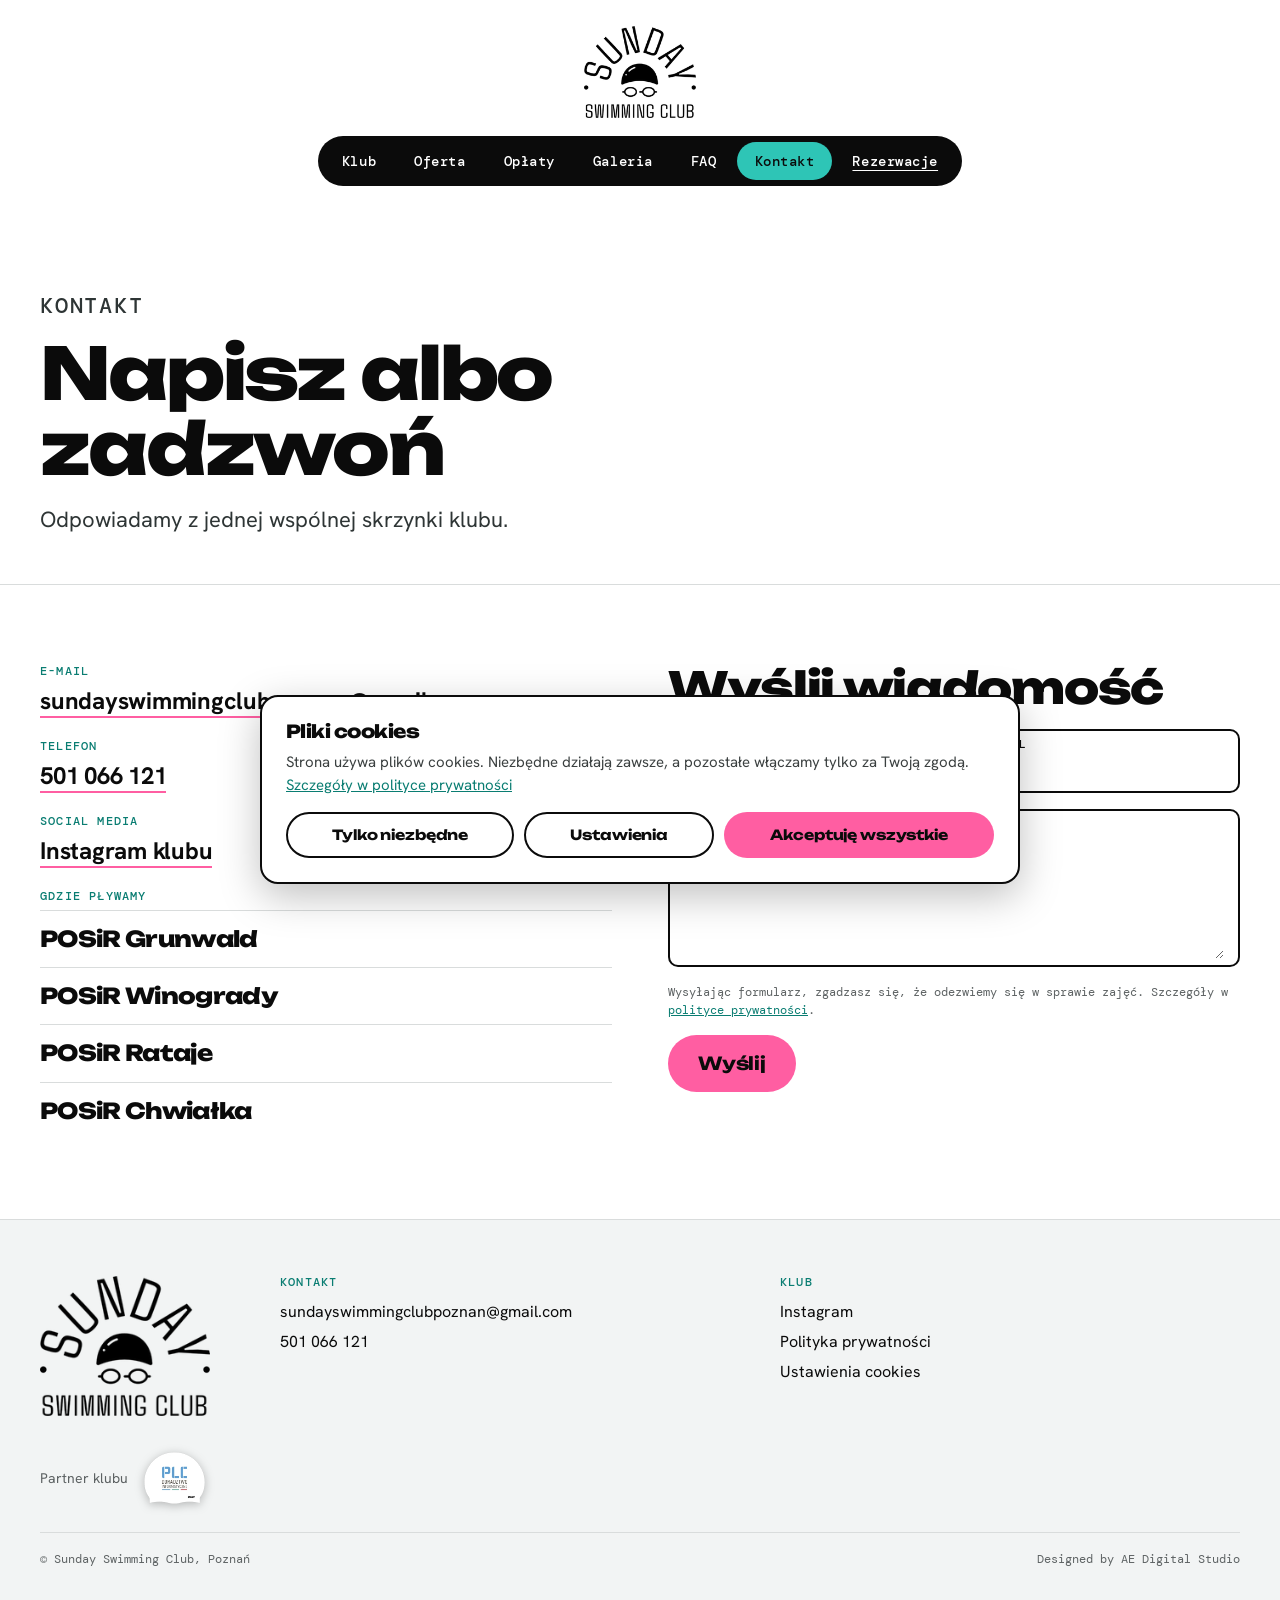
<file: kontakt.html>
<!doctype html>
<html lang="pl">
<head>
  <meta charset="utf-8">
  <meta name="viewport" content="width=device-width, initial-scale=1">
  <title>Kontakt | Sunday Swimming Club Poznań</title>
  <meta name="description" content="Napisz lub zadzwoń: sundayswimmingclubpoznan@gmail.com, 501 066 121. Pływamy na POSiR Grunwald, Winogrady, Rataje i Chwiałka w Poznaniu.">
  <meta name="robots" content="index, follow, max-image-preview:large">
  <link rel="canonical" href="https://sundayswimmingclub.pl/kontakt">
  <meta property="og:type" content="website">
  <meta property="og:locale" content="pl_PL">
  <meta property="og:site_name" content="Sunday Swimming Club">
  <meta property="og:title" content="Kontakt | Sunday Swimming Club Poznań">
  <meta property="og:description" content="Napisz lub zadzwoń: sundayswimmingclubpoznan@gmail.com, 501 066 121. Pływamy na POSiR Grunwald, Winogrady, Rataje i Chwiałka w Poznaniu.">
  <meta property="og:url" content="https://sundayswimmingclub.pl/kontakt">
  <meta property="og:image" content="https://sundayswimmingclub.pl/img/og.jpg">
  <meta property="og:image:width" content="1200">
  <meta property="og:image:height" content="630">
  <meta property="og:image:alt" content="Sunday Swimming Club: logo klubu i dwóch trenerów w turkusowych koszulkach">
  <meta name="twitter:card" content="summary_large_image">
  <meta name="twitter:title" content="Kontakt | Sunday Swimming Club Poznań">
  <meta name="twitter:description" content="Napisz lub zadzwoń: sundayswimmingclubpoznan@gmail.com, 501 066 121. Pływamy na POSiR Grunwald, Winogrady, Rataje i Chwiałka w Poznaniu.">
  <meta name="twitter:image" content="https://sundayswimmingclub.pl/img/og.jpg">
  <meta name="theme-color" content="#2ec5b6">
  <link rel="icon" href="favicon.ico" sizes="48x48">
  <link rel="icon" type="image/png" sizes="32x32" href="img/favicon-32.png">
  <link rel="apple-touch-icon" href="img/apple-touch-icon.png">
  <link rel="stylesheet" href="css/styl.css">
  <script>document.documentElement.classList.add('js')</script>
  <script type="application/ld+json">
  {
    "@context": "https://schema.org",
    "@type": "BreadcrumbList",
    "itemListElement": [
      {
        "@type": "ListItem",
        "position": 1,
        "name": "Strona główna",
        "item": "https://sundayswimmingclub.pl/"
      },
      {
        "@type": "ListItem",
        "position": 2,
        "name": "Kontakt",
        "item": "https://sundayswimmingclub.pl/kontakt"
      }
    ]
  }
  </script>
</head>
<body>
  <a class="pomin" href="#tresc">Przejdź do treści</a>
  <header class="gora">
    <div class="kontener">
      <a class="logo" href="/"><img src="img/logo-czarne-200.webp" srcset="img/logo-czarne-200.webp 200w, img/logo-czarne.webp 400w" sizes="150px" width="400" height="330" alt="Sunday Swimming Club, strona główna"></a>
      <button class="menu-przycisk" type="button" aria-expanded="false" aria-controls="menu"><span class="kreski" aria-hidden="true"></span><span class="menu-tekst">Menu</span></button>
      <nav id="menu" class="menu" aria-label="Menu główne">
        <a class="menu-logo" href="/"><img src="img/logo-czarne-200.webp" srcset="img/logo-czarne-200.webp 200w, img/logo-czarne.webp 400w" sizes="150px" width="400" height="330" alt="Sunday Swimming Club, strona główna"></a>
        <button class="menu-zamknij" type="button"><span aria-hidden="true">×</span><span class="tylko-czytnik">Zamknij menu</span></button>
        <a href="klub">Klub</a>
        <a href="oferta">Oferta</a>
        <a href="oplaty">Opłaty</a>
        <a href="galeria">Galeria</a>
        <a href="faq">FAQ</a>
        <a href="kontakt" aria-current="page">Kontakt</a>
        <a class="rez" href="rezerwacje">Rezerwacje</a>
        <div class="menu-dol" aria-hidden="true">
          <img class="menu-czepek menu-czepek--a" src="img/czepek-rozowy-s.webp" width="120" height="103" alt="">
          <img class="menu-czepek menu-czepek--b" src="img/czepek-bialy-s.webp" width="120" height="103" alt="">
          <img class="menu-czepek menu-czepek--c" src="img/czepek-czarny-s.webp" width="120" height="103" alt="">
          <div class="fala"></div>
        </div>
      </nav>
    </div>
  </header>

  <main id="tresc">
    <section class="strona-gora">
      <div class="kontener">
        <p class="etykieta">Kontakt</p>
        <h1>Napisz albo zadzwoń</h1>
        <p>Odpowiadamy z jednej wspólnej skrzynki klubu.</p>
      </div>
    </section>
    <section class="sekcja sekcja--bez-ramki">
      <div class="kontener">
        <div class="kontakt">
          <dl class="dane">
            <div><dt>E-mail</dt><dd><a href="mailto:sundayswimmingclubpoznan@gmail.com">sundayswimmingclubpoznan@gmail.com</a></dd></div>
            <div><dt>Telefon</dt><dd><a href="tel:+48501066121">501 066 121</a></dd></div>
            <div><dt>Social media</dt><dd><a data-instagram>Instagram klubu</a></dd></div>
            <div><dt>Gdzie pływamy</dt><dd>
              <table class="plywalnie"><tbody><tr><td>POSiR Grunwald</td></tr><tr><td>POSiR Winogrady</td></tr><tr><td>POSiR Rataje</td></tr><tr><td>POSiR Chwiałka</td></tr></tbody></table></dd></div>
          </dl>
          <div>
            <h2 id="formularz">Wyślij wiadomość</h2>
            <div>
              <form class="formularz" data-formularz data-typ="kontakt" data-nazwa="Wiadomość z formularza kontaktowego" data-temat="Wiadomość ze strony" novalidate>
                <div class="dwa"><div class="pole"><label for="k-imie"><small>Imię</small><input id="k-imie" name="imie" required autocomplete="given-name" data-blad="Podaj imię." type="text"></label><p class="pole-blad" id="k-imie-blad"></p></div><div class="pole"><label for="k-email"><small>E-mail</small><input id="k-email" name="email" required autocomplete="email" data-blad="Podaj poprawny adres e-mail." type="email" inputmode="email"></label><p class="pole-blad" id="k-email-blad"></p></div></div>
                <div class="pole"><label for="k-msg"><small>Wiadomość</small><textarea id="k-msg" name="wiadomosc" required data-blad="Napisz kilka słów." rows="5"></textarea></label><p class="pole-blad" id="k-msg-blad"></p></div>
                <div class="pole-puste" aria-hidden="true"><label>Nie wypełniaj tego pola <input type="checkbox" name="botcheck" tabindex="-1" autocomplete="off"></label></div>
                <p class="formularz-info">Wysyłając formularz, zgadzasz się, że odezwiemy się w sprawie zajęć. Szczegóły w <a href="polityka-prywatnosci">polityce prywatności</a>.</p>
                <div class="komunikat" role="alert"></div>
                <button class="przycisk" type="submit" style="width:fit-content">Wyślij</button>
              </form>
              <div class="sukces" tabindex="-1" role="status"><img src="img/czepek-turkusowy.webp" width="90" height="77" alt=""><h3>Dziękujemy za wiadomość</h3><p>Odpiszemy z jednej wspólnej skrzynki klubu.</p></div>
            </div>
          </div>
        </div>
      </div>
    </section>
  </main>

  <footer class="stopka">
    <div class="kontener">
      <div class="stopka-kolumny">
        <div class="stopka-logo"><a href="/"><img src="img/logo-czarne-200.webp" srcset="img/logo-czarne-200.webp 200w, img/logo-czarne.webp 400w" sizes="150px" width="400" height="330" alt="Sunday Swimming Club" loading="lazy"></a></div>
        <div><h2>Kontakt</h2><ul><li><a href="mailto:sundayswimmingclubpoznan@gmail.com">sundayswimmingclubpoznan@gmail.com</a></li><li><a href="tel:+48501066121">501 066 121</a></li></ul></div>
        <div><h2>Klub</h2><ul><li><a data-instagram>Instagram</a></li><li><a href="polityka-prywatnosci">Polityka prywatności</a></li><li><button type="button" class="link-przycisk" data-cookies>Ustawienia cookies</button></li></ul></div>
      </div>
      <div class="partner"><span>Partner klubu</span><img src="img/partner-plc-bialy.webp" width="240" height="205" alt="PLC Doradztwo Informatyczne" loading="lazy"></div>
      <div class="stopka-prawa"><p>© Sunday Swimming Club, Poznań</p><p><a href="https://aedigitalstudio.pl/" target="_blank" rel="noopener">Designed by AE Digital Studio</a></p></div>
    </div>
  </footer>
  <script src="js/config.js"></script>
  <script src="js/cookies.js"></script>
  <script src="js/site.js"></script>
</body>
</html>
</file>
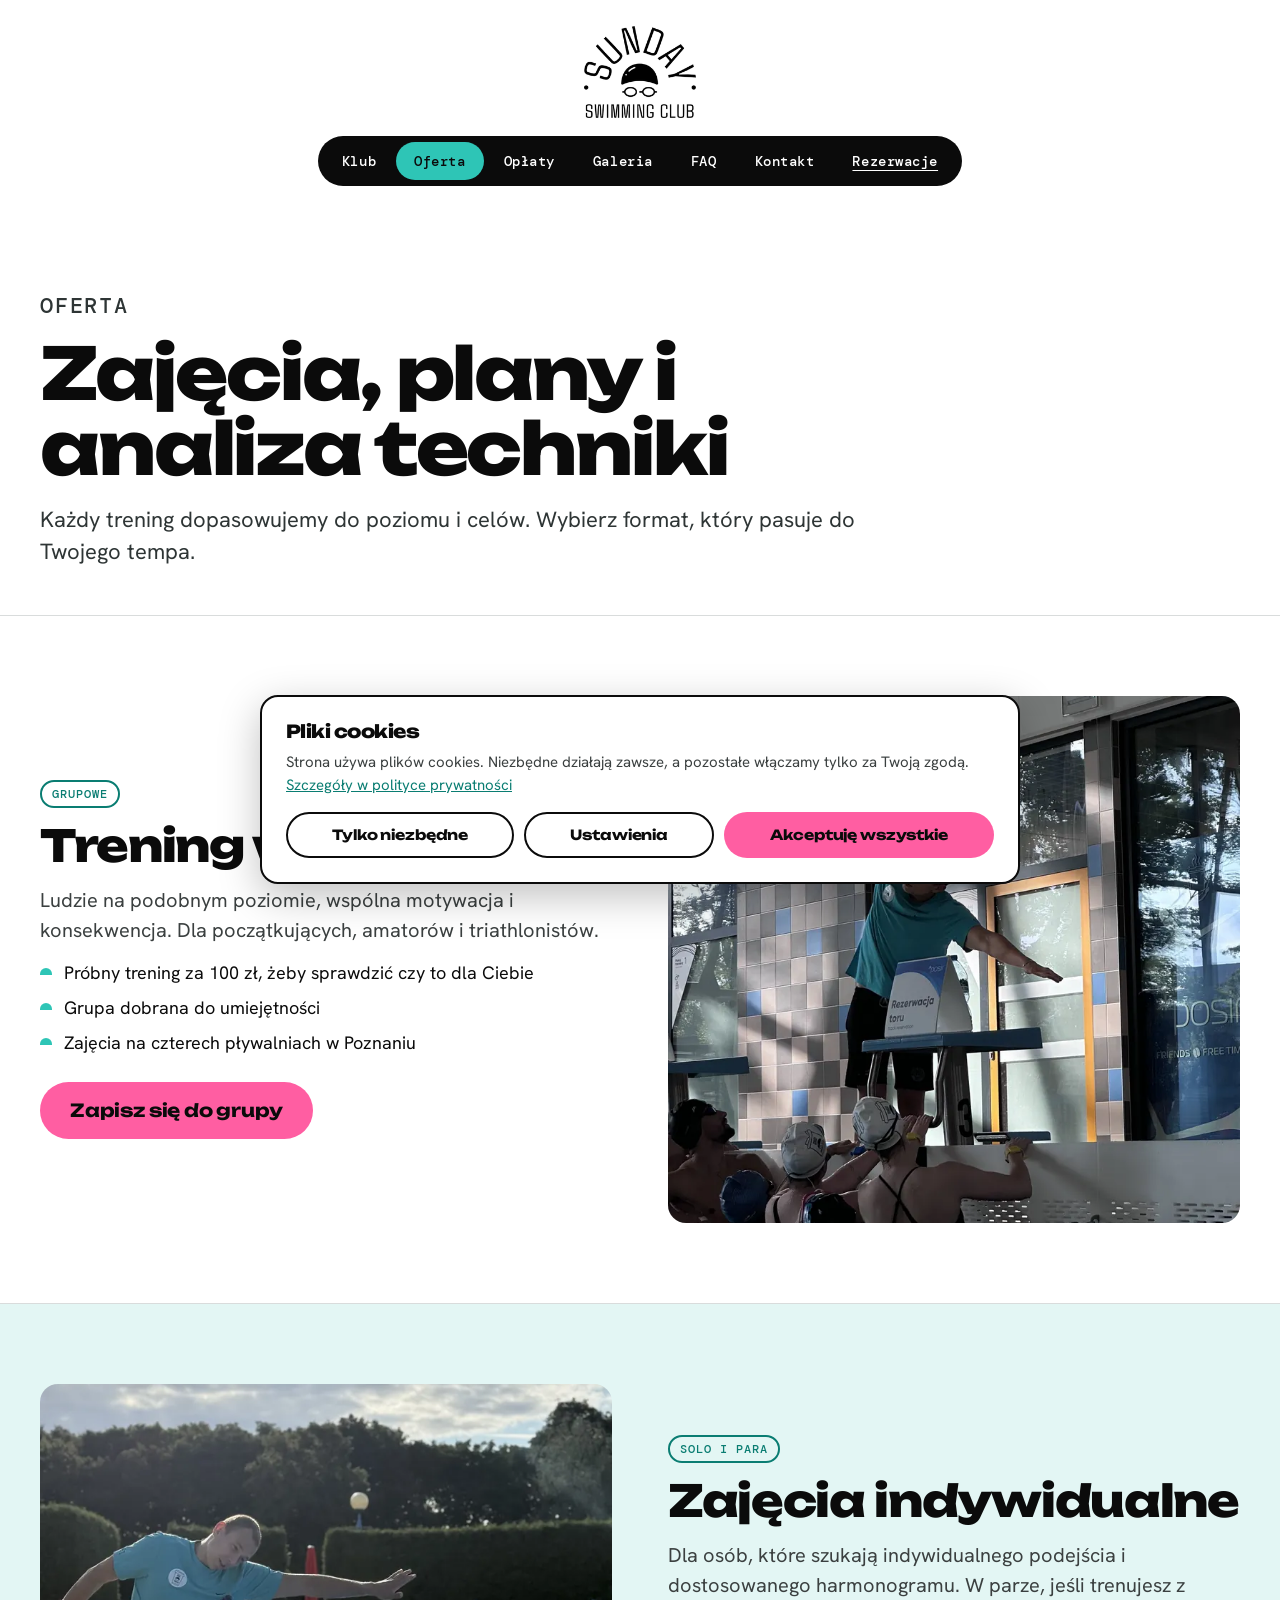
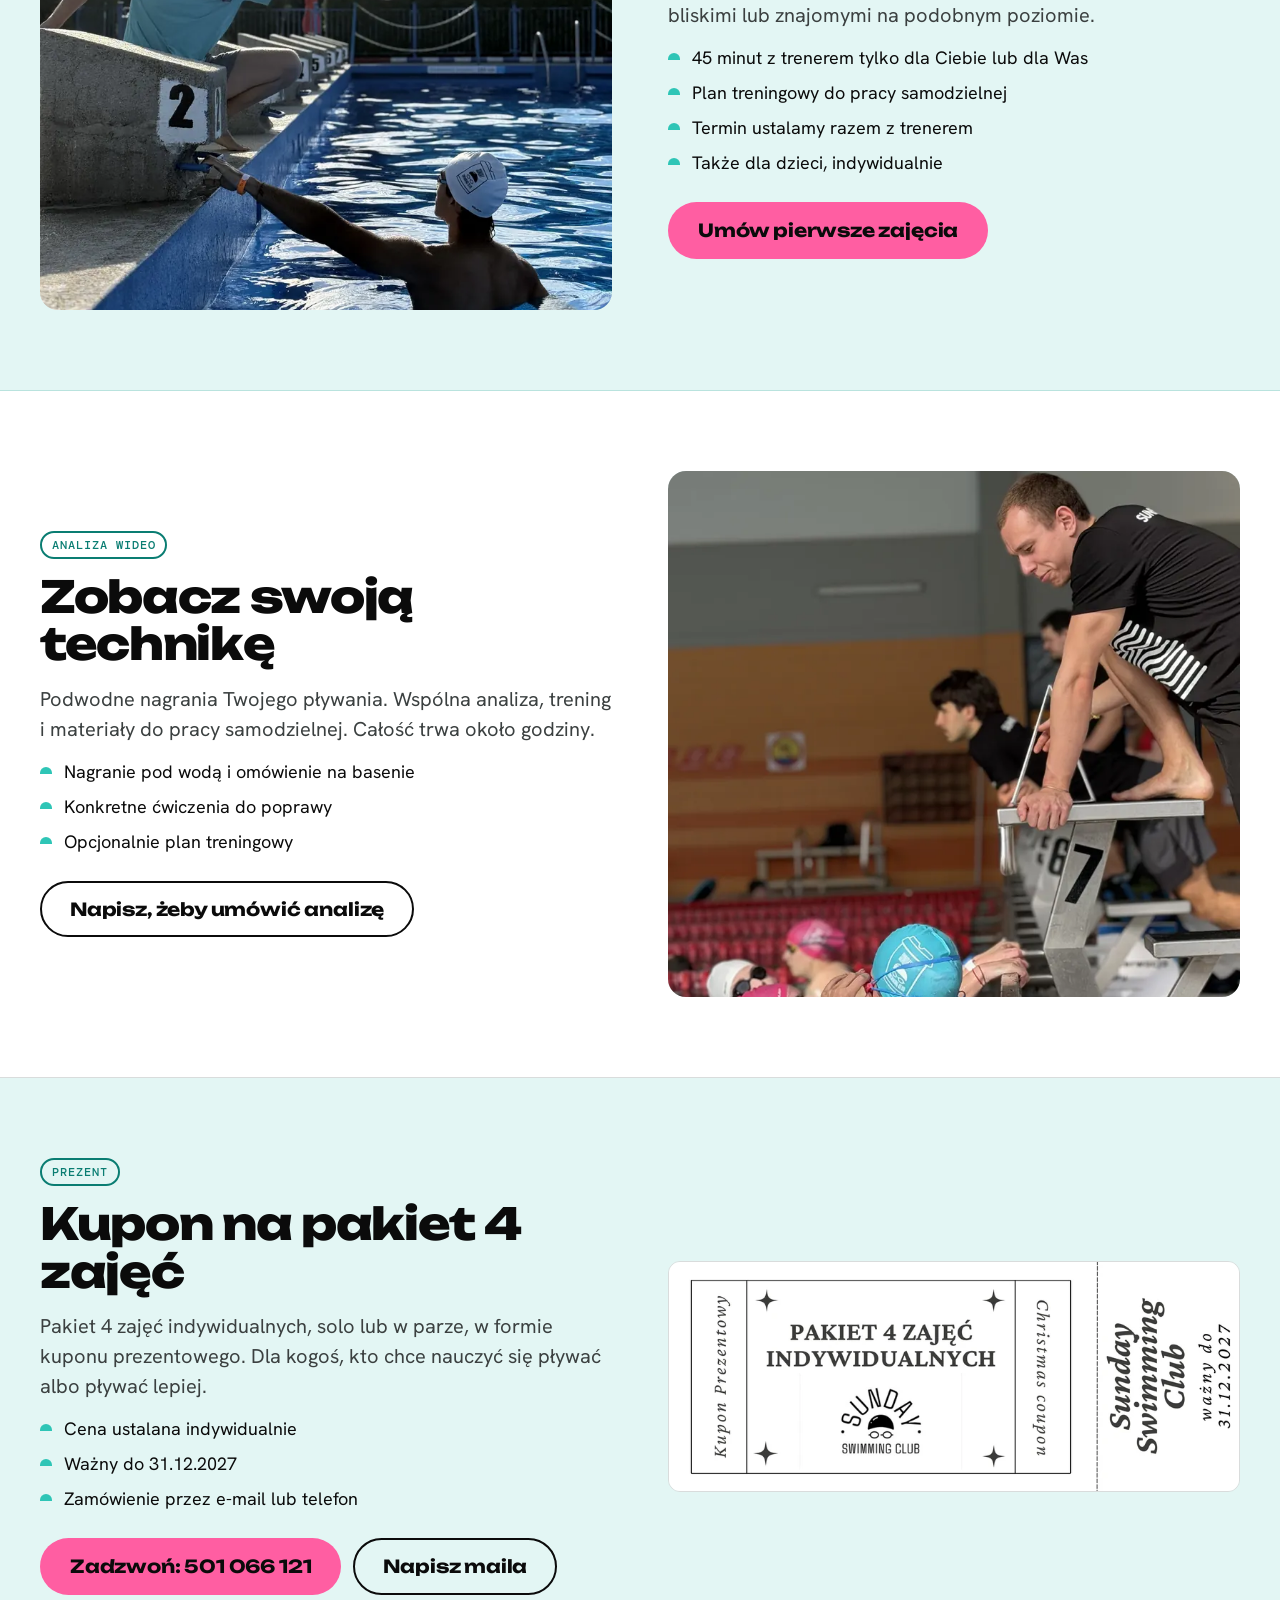
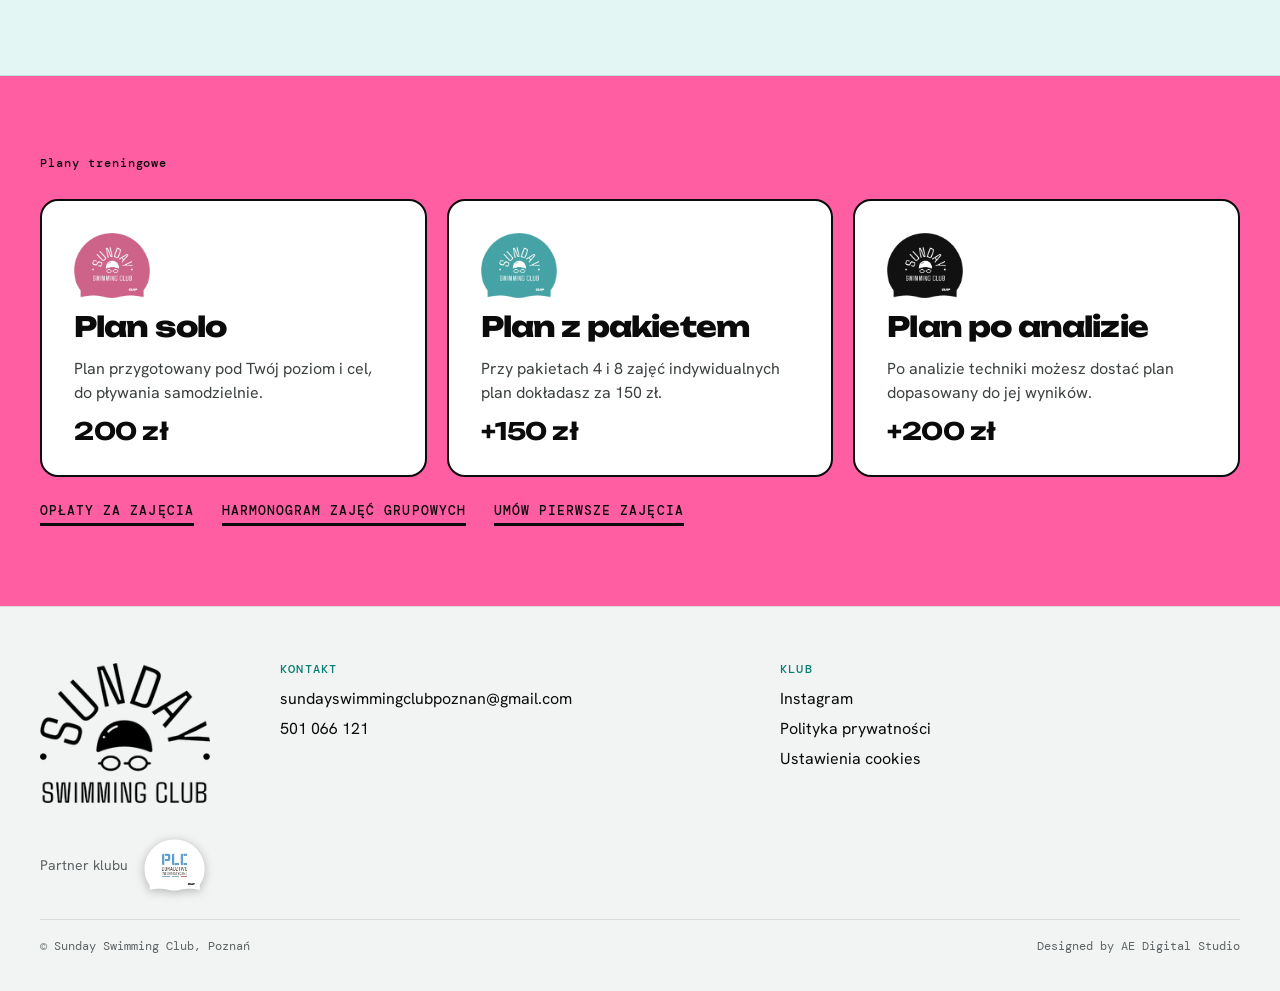
<file: oferta.html>
<!doctype html>
<html lang="pl">
<head>
  <meta charset="utf-8">
  <meta name="viewport" content="width=device-width, initial-scale=1">
  <title>Zajęcia pływackie w Poznaniu | Sunday Swimming Club</title>
  <meta name="description" content="Treningi pływackie w Poznaniu: zajęcia grupowe, indywidualne solo i w parze, analiza wideo techniki oraz plany treningowe.">
  <meta name="robots" content="index, follow, max-image-preview:large">
  <link rel="canonical" href="https://sundayswimmingclub.pl/oferta">
  <meta property="og:type" content="website">
  <meta property="og:locale" content="pl_PL">
  <meta property="og:site_name" content="Sunday Swimming Club">
  <meta property="og:title" content="Zajęcia pływackie w Poznaniu | Sunday Swimming Club">
  <meta property="og:description" content="Treningi pływackie w Poznaniu: zajęcia grupowe, indywidualne solo i w parze, analiza wideo techniki oraz plany treningowe.">
  <meta property="og:url" content="https://sundayswimmingclub.pl/oferta">
  <meta property="og:image" content="https://sundayswimmingclub.pl/img/og.jpg">
  <meta property="og:image:width" content="1200">
  <meta property="og:image:height" content="630">
  <meta property="og:image:alt" content="Sunday Swimming Club: logo klubu i dwóch trenerów w turkusowych koszulkach">
  <meta name="twitter:card" content="summary_large_image">
  <meta name="twitter:title" content="Zajęcia pływackie w Poznaniu | Sunday Swimming Club">
  <meta name="twitter:description" content="Treningi pływackie w Poznaniu: zajęcia grupowe, indywidualne solo i w parze, analiza wideo techniki oraz plany treningowe.">
  <meta name="twitter:image" content="https://sundayswimmingclub.pl/img/og.jpg">
  <meta name="theme-color" content="#2ec5b6">
  <link rel="icon" href="favicon.ico" sizes="48x48">
  <link rel="icon" type="image/png" sizes="32x32" href="img/favicon-32.png">
  <link rel="apple-touch-icon" href="img/apple-touch-icon.png">
  <link rel="stylesheet" href="css/styl.css">
  <script>document.documentElement.classList.add('js')</script>
  <script type="application/ld+json">
  {
    "@context": "https://schema.org",
    "@type": "BreadcrumbList",
    "itemListElement": [
      {
        "@type": "ListItem",
        "position": 1,
        "name": "Strona główna",
        "item": "https://sundayswimmingclub.pl/"
      },
      {
        "@type": "ListItem",
        "position": 2,
        "name": "Oferta",
        "item": "https://sundayswimmingclub.pl/oferta"
      }
    ]
  }
  </script>
  <script type="application/ld+json">
  [
    {
      "@context": "https://schema.org",
      "@type": "Service",
      "serviceType": "Zajęcia grupowe z pływania",
      "name": "Zajęcia grupowe",
      "description": "Trening pływacki w grupie na pływalniach w Poznaniu. Grupy są dobierane do poziomu, pakiety grupowe ustalamy indywidualnie.",
      "provider": {
        "@type": "SportsClub",
        "name": "Sunday Swimming Club",
        "url": "https://sundayswimmingclub.pl/"
      },
      "areaServed": {
        "@type": "City",
        "name": "Poznań"
      },
      "offers": {
        "@type": "Offer",
        "name": "Próbny trening grupowy",
        "price": "100",
        "priceCurrency": "PLN"
      }
    },
    {
      "@context": "https://schema.org",
      "@type": "Service",
      "serviceType": "Nauka pływania i trening indywidualny",
      "name": "Zajęcia indywidualne, solo i w parze",
      "description": "Indywidualny trening pływacki z trenerem, 45 minut. Solo albo w parze, z planem treningowym do pracy samodzielnej.",
      "provider": {
        "@type": "SportsClub",
        "name": "Sunday Swimming Club",
        "url": "https://sundayswimmingclub.pl/"
      },
      "areaServed": {
        "@type": "City",
        "name": "Poznań"
      },
      "offers": [
        {
          "@type": "Offer",
          "name": "Solo, 1 × 45 min",
          "price": "160",
          "priceCurrency": "PLN"
        },
        {
          "@type": "Offer",
          "name": "Solo, pakiet 4 × 45 min",
          "price": "600",
          "priceCurrency": "PLN"
        },
        {
          "@type": "Offer",
          "name": "Solo, pakiet 8 × 45 min",
          "price": "1150",
          "priceCurrency": "PLN"
        },
        {
          "@type": "Offer",
          "name": "W parze, 1 × 45 min",
          "price": "200",
          "priceCurrency": "PLN"
        },
        {
          "@type": "Offer",
          "name": "W parze, pakiet 4 × 45 min",
          "price": "750",
          "priceCurrency": "PLN"
        }
      ]
    },
    {
      "@context": "https://schema.org",
      "@type": "Service",
      "serviceType": "Analiza techniki pływania",
      "name": "Analiza wideo techniki pływania",
      "description": "Podwodne nagranie pływania, wspólna analiza i trening, około godziny, plus materiały do pracy samodzielnej.",
      "provider": {
        "@type": "SportsClub",
        "name": "Sunday Swimming Club",
        "url": "https://sundayswimmingclub.pl/"
      },
      "areaServed": {
        "@type": "City",
        "name": "Poznań"
      },
      "offers": {
        "@type": "Offer",
        "name": "Analiza z treningiem",
        "price": "300",
        "priceCurrency": "PLN"
      }
    }
  ]
  </script>
</head>
<body>
  <a class="pomin" href="#tresc">Przejdź do treści</a>
  <header class="gora">
    <div class="kontener">
      <a class="logo" href="/"><img src="img/logo-czarne-200.webp" srcset="img/logo-czarne-200.webp 200w, img/logo-czarne.webp 400w" sizes="150px" width="400" height="330" alt="Sunday Swimming Club, strona główna"></a>
      <button class="menu-przycisk" type="button" aria-expanded="false" aria-controls="menu"><span class="kreski" aria-hidden="true"></span><span class="menu-tekst">Menu</span></button>
      <nav id="menu" class="menu" aria-label="Menu główne">
        <a class="menu-logo" href="/"><img src="img/logo-czarne-200.webp" srcset="img/logo-czarne-200.webp 200w, img/logo-czarne.webp 400w" sizes="150px" width="400" height="330" alt="Sunday Swimming Club, strona główna"></a>
        <button class="menu-zamknij" type="button"><span aria-hidden="true">×</span><span class="tylko-czytnik">Zamknij menu</span></button>
        <a href="klub">Klub</a>
        <a href="oferta" aria-current="page">Oferta</a>
        <a href="oplaty">Opłaty</a>
        <a href="galeria">Galeria</a>
        <a href="faq">FAQ</a>
        <a href="kontakt">Kontakt</a>
        <a class="rez" href="rezerwacje">Rezerwacje</a>
        <div class="menu-dol" aria-hidden="true">
          <img class="menu-czepek menu-czepek--a" src="img/czepek-rozowy-s.webp" width="120" height="103" alt="">
          <img class="menu-czepek menu-czepek--b" src="img/czepek-bialy-s.webp" width="120" height="103" alt="">
          <img class="menu-czepek menu-czepek--c" src="img/czepek-czarny-s.webp" width="120" height="103" alt="">
          <div class="fala"></div>
        </div>
      </nav>
    </div>
  </header>

  <main id="tresc">
    <section class="strona-gora">
      <div class="kontener">
        <p class="etykieta">Oferta</p>
        <h1>Zajęcia, plany i analiza techniki</h1>
        <p>Każdy trening dopasowujemy do poziomu i celów. Wybierz format, który pasuje do Twojego tempa.</p>
      </div>
    </section>
    <section class="sekcja">
      <div class="kontener">
        <div class="podzial">
          <div><span class="znacznik">Grupowe</span><h2>Trening w grupie</h2><p>Ludzie na podobnym poziomie, wspólna motywacja i konsekwencja. Dla początkujących, amatorów i triathlonistów.</p><ul class="lista-falek"><li>Próbny trening za 100 zł, żeby sprawdzić czy to dla Ciebie</li><li>Grupa dobrana do umiejętności</li><li>Zajęcia na czterech pływalniach w Poznaniu</li></ul><a class="przycisk" href="rezerwacje?tryb=grupa">Zapisz się do grupy</a></div>
          <div class="zdjecie-ramka"><img src="img/foto/zajecia-grupowe-800.webp" srcset="img/foto/zajecia-grupowe-480.webp 480w, img/foto/zajecia-grupowe-800.webp 800w, img/foto/zajecia-grupowe-1200.webp 1200w" sizes="(max-width: 859px) 100vw, 580px" width="1600" height="2133" alt="Trener tłumaczy coś grupie w basenie" loading="lazy" decoding="async"></div>
        </div>
      </div>
    </section>
    <section class="sekcja sekcja--tint">
      <div class="kontener">
        <div class="podzial podzial--odwrocony">
          <div><span class="znacznik">Solo i para</span><h2>Zajęcia indywidualne</h2><p>Dla osób, które szukają indywidualnego podejścia i dostosowanego harmonogramu. W parze, jeśli trenujesz z bliskimi lub znajomymi na podobnym poziomie.</p><ul class="lista-falek"><li>45 minut z trenerem tylko dla Ciebie lub dla Was</li><li>Plan treningowy do pracy samodzielnej</li><li>Termin ustalamy razem z trenerem</li><li>Także dla dzieci, indywidualnie</li></ul><a class="przycisk" href="rezerwacje?tryb=solo">Umów pierwsze zajęcia</a></div>
          <div class="zdjecie-ramka"><img src="img/foto/basen-letni-800.webp" srcset="img/foto/basen-letni-480.webp 480w, img/foto/basen-letni-800.webp 800w, img/foto/basen-letni-1200.webp 1200w" sizes="(max-width: 859px) 100vw, 580px" width="1600" height="2133" alt="Trener na słupku startowym podaje rękę pływakowi w czepku klubowym przy krawędzi odkrytego basenu" loading="lazy" decoding="async" style="object-position:50% 70%"></div>
        </div>
      </div>
    </section>
    <section class="sekcja">
      <div class="kontener">
        <div class="podzial">
          <div><span class="znacznik">Analiza wideo</span><h2>Zobacz swoją technikę</h2><p>Podwodne nagrania Twojego pływania. Wspólna analiza, trening i materiały do pracy samodzielnej. Całość trwa około godziny.</p><ul class="lista-falek"><li>Nagranie pod wodą i omówienie na basenie</li><li>Konkretne ćwiczenia do poprawy</li><li>Opcjonalnie plan treningowy</li></ul><a class="przycisk przycisk--kontur" href="kontakt">Napisz, żeby umówić analizę</a></div>
          <div class="zdjecie-ramka"><img src="img/foto/slupek-start-800.webp" srcset="img/foto/slupek-start-480.webp 480w, img/foto/slupek-start-800.webp 800w, img/foto/slupek-start-1200.webp 1200w" sizes="(max-width: 859px) 100vw, 580px" width="1600" height="2133" alt="Trener na słupku startowym" loading="lazy" decoding="async" style="object-position:50% 36%"></div>
        </div>
      </div>
    </section>
    <section class="sekcja sekcja--tint" id="kupon">
      <div class="kontener">
        <div class="podzial">
          <div><span class="znacznik">Prezent</span><h2>Kupon na pakiet 4 zajęć</h2><p>Pakiet 4 zajęć indywidualnych, solo lub w parze, w formie kuponu prezentowego. Dla kogoś, kto chce nauczyć się pływać albo pływać lepiej.</p><ul class="lista-falek"><li>Cena ustalana indywidualnie</li><li>Ważny do 31.12.2027</li><li>Zamówienie przez e-mail lub telefon</li></ul><div class="kupon-akcje"><a class="przycisk" href="tel:+48501066121">Zadzwoń: 501 066 121</a><a class="przycisk przycisk--kontur" href="kontakt#formularz">Napisz maila</a></div></div>
          <div class="kupon-ramka"><img src="img/foto/kupon-800.webp" srcset="img/foto/kupon-480.webp 480w, img/foto/kupon-800.webp 800w, img/foto/kupon-1200.webp 1200w" sizes="(max-width: 859px) 100vw, 580px" width="1200" height="483" alt="Kupon prezentowy na pakiet 4 zajęć indywidualnych, ważny do 31.12.2027" loading="lazy" decoding="async"></div>
        </div>
      </div>
    </section>
    <section class="sekcja sekcja--roz">
      <div class="kontener">
        <p class="etykieta">Plany treningowe</p>
        <div class="karty">
          <div class="karta"><img src="img/czepek-rozowy.webp" width="420" height="359" alt="" loading="lazy"><h2>Plan solo</h2><p>Plan przygotowany pod Twój poziom i cel, do pływania samodzielnie.</p><span class="cena">200 zł</span></div>
          <div class="karta"><img src="img/czepek-turkusowy.webp" width="420" height="359" alt="" loading="lazy"><h2>Plan z pakietem</h2><p>Przy pakietach 4 i 8 zajęć indywidualnych plan dokładasz za 150 zł.</p><span class="cena">+150 zł</span></div>
          <div class="karta"><img src="img/czepek-czarny.webp" width="420" height="359" alt="" loading="lazy"><h2>Plan po analizie</h2><p>Po analizie techniki możesz dostać plan dopasowany do jej wyników.</p><span class="cena">+200 zł</span></div>
        </div>
        <div class="linki"><a href="oplaty">Opłaty za zajęcia</a><a href="rezerwacje?tryb=grupa">Harmonogram zajęć grupowych</a><a href="rezerwacje?tryb=solo">Umów pierwsze zajęcia</a></div>
      </div>
    </section>
  </main>

  <footer class="stopka">
    <div class="kontener">
      <div class="stopka-kolumny">
        <div class="stopka-logo"><a href="/"><img src="img/logo-czarne-200.webp" srcset="img/logo-czarne-200.webp 200w, img/logo-czarne.webp 400w" sizes="150px" width="400" height="330" alt="Sunday Swimming Club" loading="lazy"></a></div>
        <div><h2>Kontakt</h2><ul><li><a href="mailto:sundayswimmingclubpoznan@gmail.com">sundayswimmingclubpoznan@gmail.com</a></li><li><a href="tel:+48501066121">501 066 121</a></li></ul></div>
        <div><h2>Klub</h2><ul><li><a data-instagram>Instagram</a></li><li><a href="polityka-prywatnosci">Polityka prywatności</a></li><li><button type="button" class="link-przycisk" data-cookies>Ustawienia cookies</button></li></ul></div>
      </div>
      <div class="partner"><span>Partner klubu</span><img src="img/partner-plc-bialy.webp" width="240" height="205" alt="PLC Doradztwo Informatyczne" loading="lazy"></div>
      <div class="stopka-prawa"><p>© Sunday Swimming Club, Poznań</p><p><a href="https://aedigitalstudio.pl/" target="_blank" rel="noopener">Designed by AE Digital Studio</a></p></div>
    </div>
  </footer>
  <script src="js/config.js"></script>
  <script src="js/cookies.js"></script>
  <script src="js/site.js"></script>
</body>
</html>
</file>
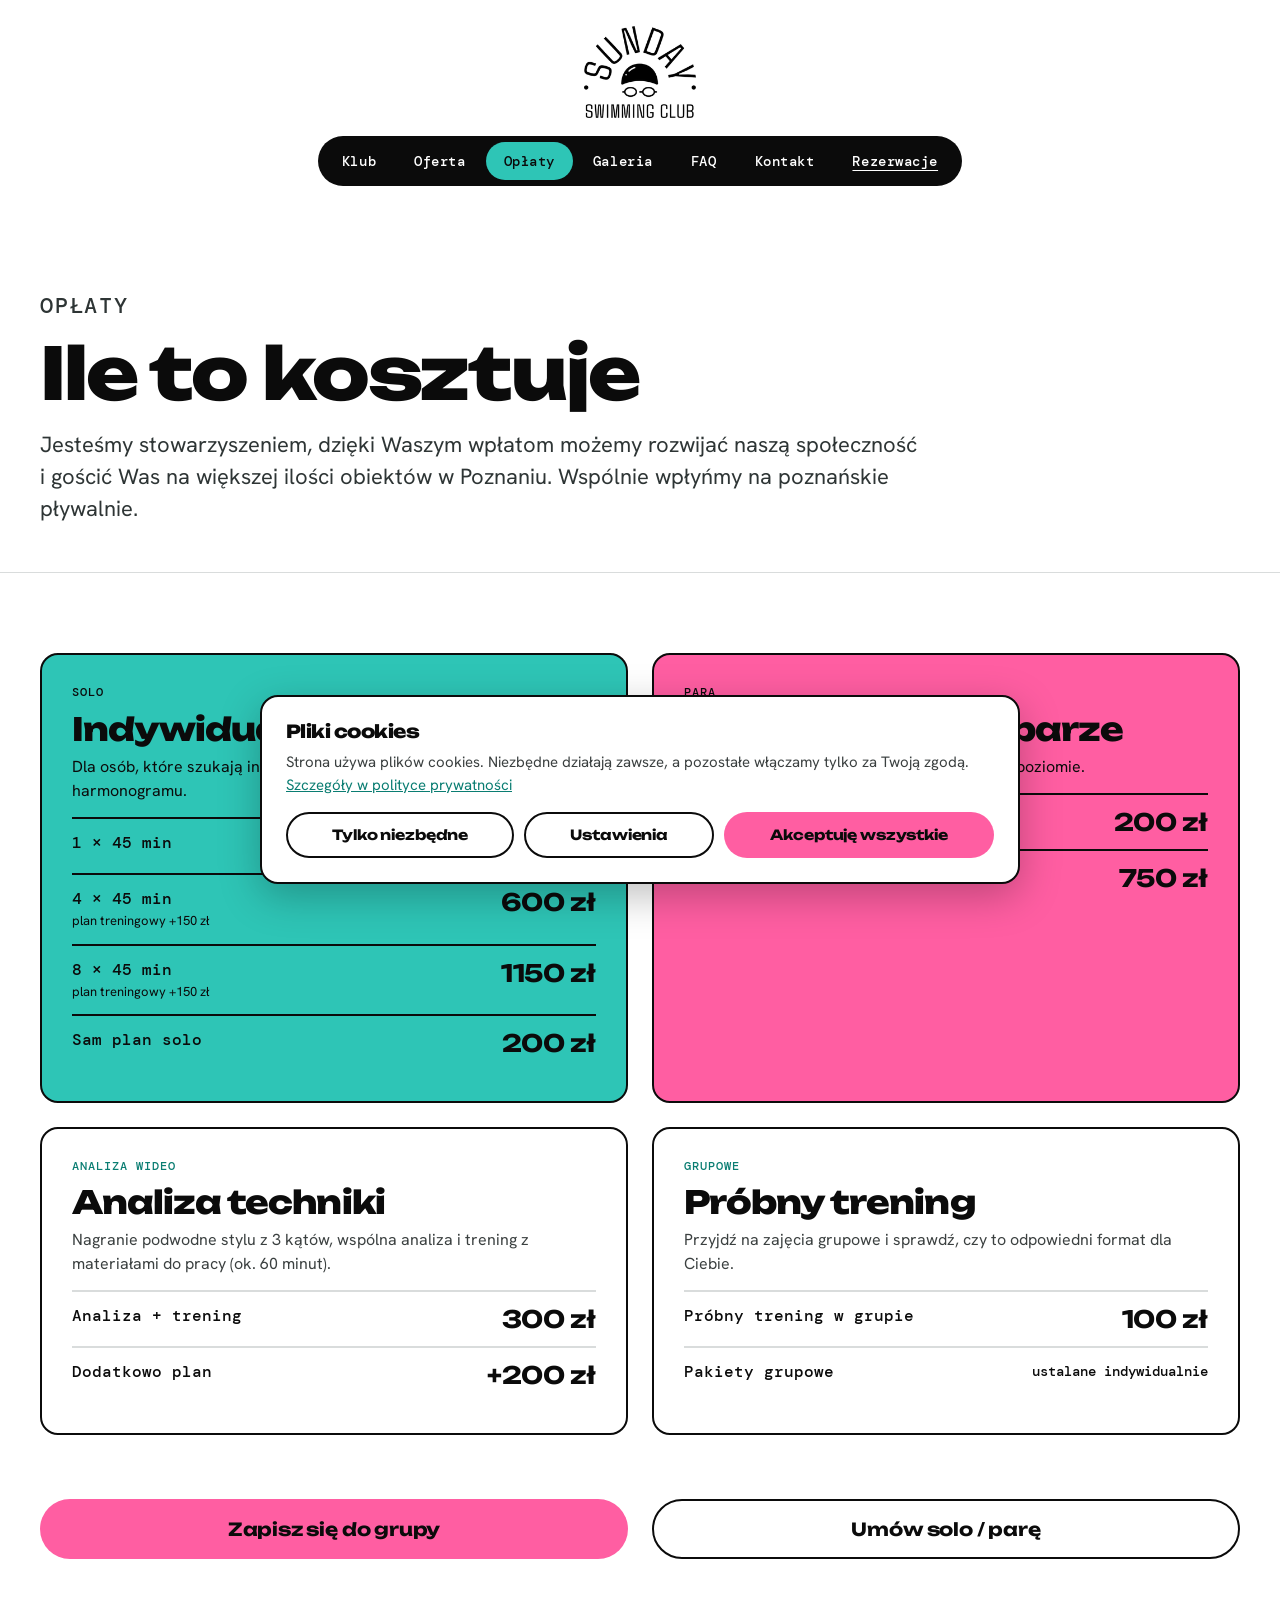
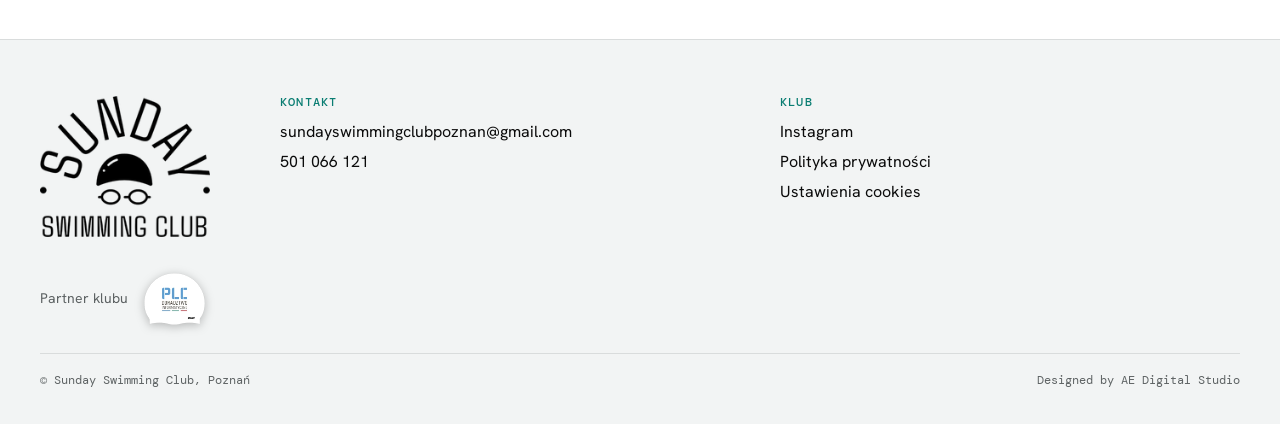
<file: oplaty.html>
<!doctype html>
<html lang="pl">
<head>
  <meta charset="utf-8">
  <meta name="viewport" content="width=device-width, initial-scale=1">
  <title>Opłaty za zajęcia pływackie w Poznaniu | Sunday Swimming Club</title>
  <meta name="description" content="Ile kosztuje nauka pływania w Poznaniu: solo od 160 zł, w parze od 200 zł za 45 minut, pakiety 4 i 8 zajęć, analiza wideo, próbny trening w grupie 100 zł.">
  <meta name="robots" content="index, follow, max-image-preview:large">
  <link rel="canonical" href="https://sundayswimmingclub.pl/oplaty">
  <meta property="og:type" content="website">
  <meta property="og:locale" content="pl_PL">
  <meta property="og:site_name" content="Sunday Swimming Club">
  <meta property="og:title" content="Opłaty za zajęcia pływackie w Poznaniu | Sunday Swimming Club">
  <meta property="og:description" content="Ile kosztuje nauka pływania w Poznaniu: solo od 160 zł, w parze od 200 zł za 45 minut, pakiety 4 i 8 zajęć, analiza wideo, próbny trening w grupie 100 zł.">
  <meta property="og:url" content="https://sundayswimmingclub.pl/oplaty">
  <meta property="og:image" content="https://sundayswimmingclub.pl/img/og.jpg">
  <meta property="og:image:width" content="1200">
  <meta property="og:image:height" content="630">
  <meta property="og:image:alt" content="Sunday Swimming Club: logo klubu i dwóch trenerów w turkusowych koszulkach">
  <meta name="twitter:card" content="summary_large_image">
  <meta name="twitter:title" content="Opłaty za zajęcia pływackie w Poznaniu | Sunday Swimming Club">
  <meta name="twitter:description" content="Ile kosztuje nauka pływania w Poznaniu: solo od 160 zł, w parze od 200 zł za 45 minut, pakiety 4 i 8 zajęć, analiza wideo, próbny trening w grupie 100 zł.">
  <meta name="twitter:image" content="https://sundayswimmingclub.pl/img/og.jpg">
  <meta name="theme-color" content="#2ec5b6">
  <link rel="icon" href="favicon.ico" sizes="48x48">
  <link rel="icon" type="image/png" sizes="32x32" href="img/favicon-32.png">
  <link rel="apple-touch-icon" href="img/apple-touch-icon.png">
  <link rel="stylesheet" href="css/styl.css">
  <script>document.documentElement.classList.add('js')</script>
  <script type="application/ld+json">
  {
    "@context": "https://schema.org",
    "@type": "BreadcrumbList",
    "itemListElement": [
      {
        "@type": "ListItem",
        "position": 1,
        "name": "Strona główna",
        "item": "https://sundayswimmingclub.pl/"
      },
      {
        "@type": "ListItem",
        "position": 2,
        "name": "Opłaty",
        "item": "https://sundayswimmingclub.pl/oplaty"
      }
    ]
  }
  </script>
</head>
<body>
  <a class="pomin" href="#tresc">Przejdź do treści</a>
  <header class="gora">
    <div class="kontener">
      <a class="logo" href="/"><img src="img/logo-czarne-200.webp" srcset="img/logo-czarne-200.webp 200w, img/logo-czarne.webp 400w" sizes="150px" width="400" height="330" alt="Sunday Swimming Club, strona główna"></a>
      <button class="menu-przycisk" type="button" aria-expanded="false" aria-controls="menu"><span class="kreski" aria-hidden="true"></span><span class="menu-tekst">Menu</span></button>
      <nav id="menu" class="menu" aria-label="Menu główne">
        <a class="menu-logo" href="/"><img src="img/logo-czarne-200.webp" srcset="img/logo-czarne-200.webp 200w, img/logo-czarne.webp 400w" sizes="150px" width="400" height="330" alt="Sunday Swimming Club, strona główna"></a>
        <button class="menu-zamknij" type="button"><span aria-hidden="true">×</span><span class="tylko-czytnik">Zamknij menu</span></button>
        <a href="klub">Klub</a>
        <a href="oferta">Oferta</a>
        <a href="oplaty" aria-current="page">Opłaty</a>
        <a href="galeria">Galeria</a>
        <a href="faq">FAQ</a>
        <a href="kontakt">Kontakt</a>
        <a class="rez" href="rezerwacje">Rezerwacje</a>
        <div class="menu-dol" aria-hidden="true">
          <img class="menu-czepek menu-czepek--a" src="img/czepek-rozowy-s.webp" width="120" height="103" alt="">
          <img class="menu-czepek menu-czepek--b" src="img/czepek-bialy-s.webp" width="120" height="103" alt="">
          <img class="menu-czepek menu-czepek--c" src="img/czepek-czarny-s.webp" width="120" height="103" alt="">
          <div class="fala"></div>
        </div>
      </nav>
    </div>
  </header>

  <main id="tresc">
    <section class="strona-gora">
      <div class="kontener">
        <p class="etykieta">Opłaty</p>
        <h1>Ile to kosztuje</h1>
        <p>Jesteśmy stowarzyszeniem, dzięki Waszym wpłatom możemy rozwijać naszą społeczność i gościć Was na większej ilości obiektów w Poznaniu. Wspólnie wpłyńmy na poznańskie pływalnie.</p>
      </div>
    </section>
    <section class="sekcja sekcja--bez-ramki">
      <div class="kontener">
        <div class="oplaty">
          <div class="pudelko pudelko--turkus"><p class="etykieta">Solo</p><h2>Indywidualnie</h2><p>Dla osób, które szukają indywidualnego podejścia i dostosowanego harmonogramu.</p>
            <table><tbody><tr><th scope="row">1 × 45 min</th><td>160 zł</td></tr><tr><th scope="row">4 × 45 min<small>plan treningowy +150 zł</small></th><td>600 zł</td></tr><tr><th scope="row">8 × 45 min<small>plan treningowy +150 zł</small></th><td>1150 zł</td></tr><tr><th scope="row">Sam plan solo</th><td>200 zł</td></tr></tbody></table></div>
          <div class="pudelko pudelko--roz"><p class="etykieta">Para</p><h2>Indywidualnie w parze</h2><p>Idealne dla bliskich i znajomych na podobnym poziomie.</p>
            <table><tbody><tr><th scope="row">1 × 45 min</th><td>200 zł</td></tr><tr><th scope="row">4 × 45 min</th><td>750 zł</td></tr></tbody></table></div>
          <div class="pudelko"><p class="etykieta">Analiza wideo</p><h2>Analiza techniki</h2><p>Nagranie podwodne stylu z 3 kątów, wspólna analiza i trening z materiałami do pracy (ok. 60 minut).</p>
            <table><tbody><tr><th scope="row">Analiza + trening</th><td>300 zł</td></tr><tr><th scope="row">Dodatkowo plan</th><td>+200 zł</td></tr></tbody></table></div>
          <div class="pudelko"><p class="etykieta">Grupowe</p><h2>Próbny trening</h2><p>Przyjdź na zajęcia grupowe i sprawdź, czy to odpowiedni format dla Ciebie.</p>
            <table><tbody><tr><th scope="row">Próbny trening w grupie</th><td>100 zł</td></tr><tr><th scope="row">Pakiety grupowe</th><td class="tekst">ustalane indywidualnie</td></tr></tbody></table></div>
        </div>
        <div class="przyciski"><a class="przycisk" href="rezerwacje?tryb=grupa">Zapisz się do grupy</a><a class="przycisk przycisk--kontur" href="rezerwacje?tryb=solo">Umów solo / parę</a></div>
      </div>
    </section>
  </main>

  <footer class="stopka">
    <div class="kontener">
      <div class="stopka-kolumny">
        <div class="stopka-logo"><a href="/"><img src="img/logo-czarne-200.webp" srcset="img/logo-czarne-200.webp 200w, img/logo-czarne.webp 400w" sizes="150px" width="400" height="330" alt="Sunday Swimming Club" loading="lazy"></a></div>
        <div><h2>Kontakt</h2><ul><li><a href="mailto:sundayswimmingclubpoznan@gmail.com">sundayswimmingclubpoznan@gmail.com</a></li><li><a href="tel:+48501066121">501 066 121</a></li></ul></div>
        <div><h2>Klub</h2><ul><li><a data-instagram>Instagram</a></li><li><a href="polityka-prywatnosci">Polityka prywatności</a></li><li><button type="button" class="link-przycisk" data-cookies>Ustawienia cookies</button></li></ul></div>
      </div>
      <div class="partner"><span>Partner klubu</span><img src="img/partner-plc-bialy.webp" width="240" height="205" alt="PLC Doradztwo Informatyczne" loading="lazy"></div>
      <div class="stopka-prawa"><p>© Sunday Swimming Club, Poznań</p><p><a href="https://aedigitalstudio.pl/" target="_blank" rel="noopener">Designed by AE Digital Studio</a></p></div>
    </div>
  </footer>
  <script src="js/config.js"></script>
  <script src="js/cookies.js"></script>
  <script src="js/site.js"></script>
</body>
</html>
</file>
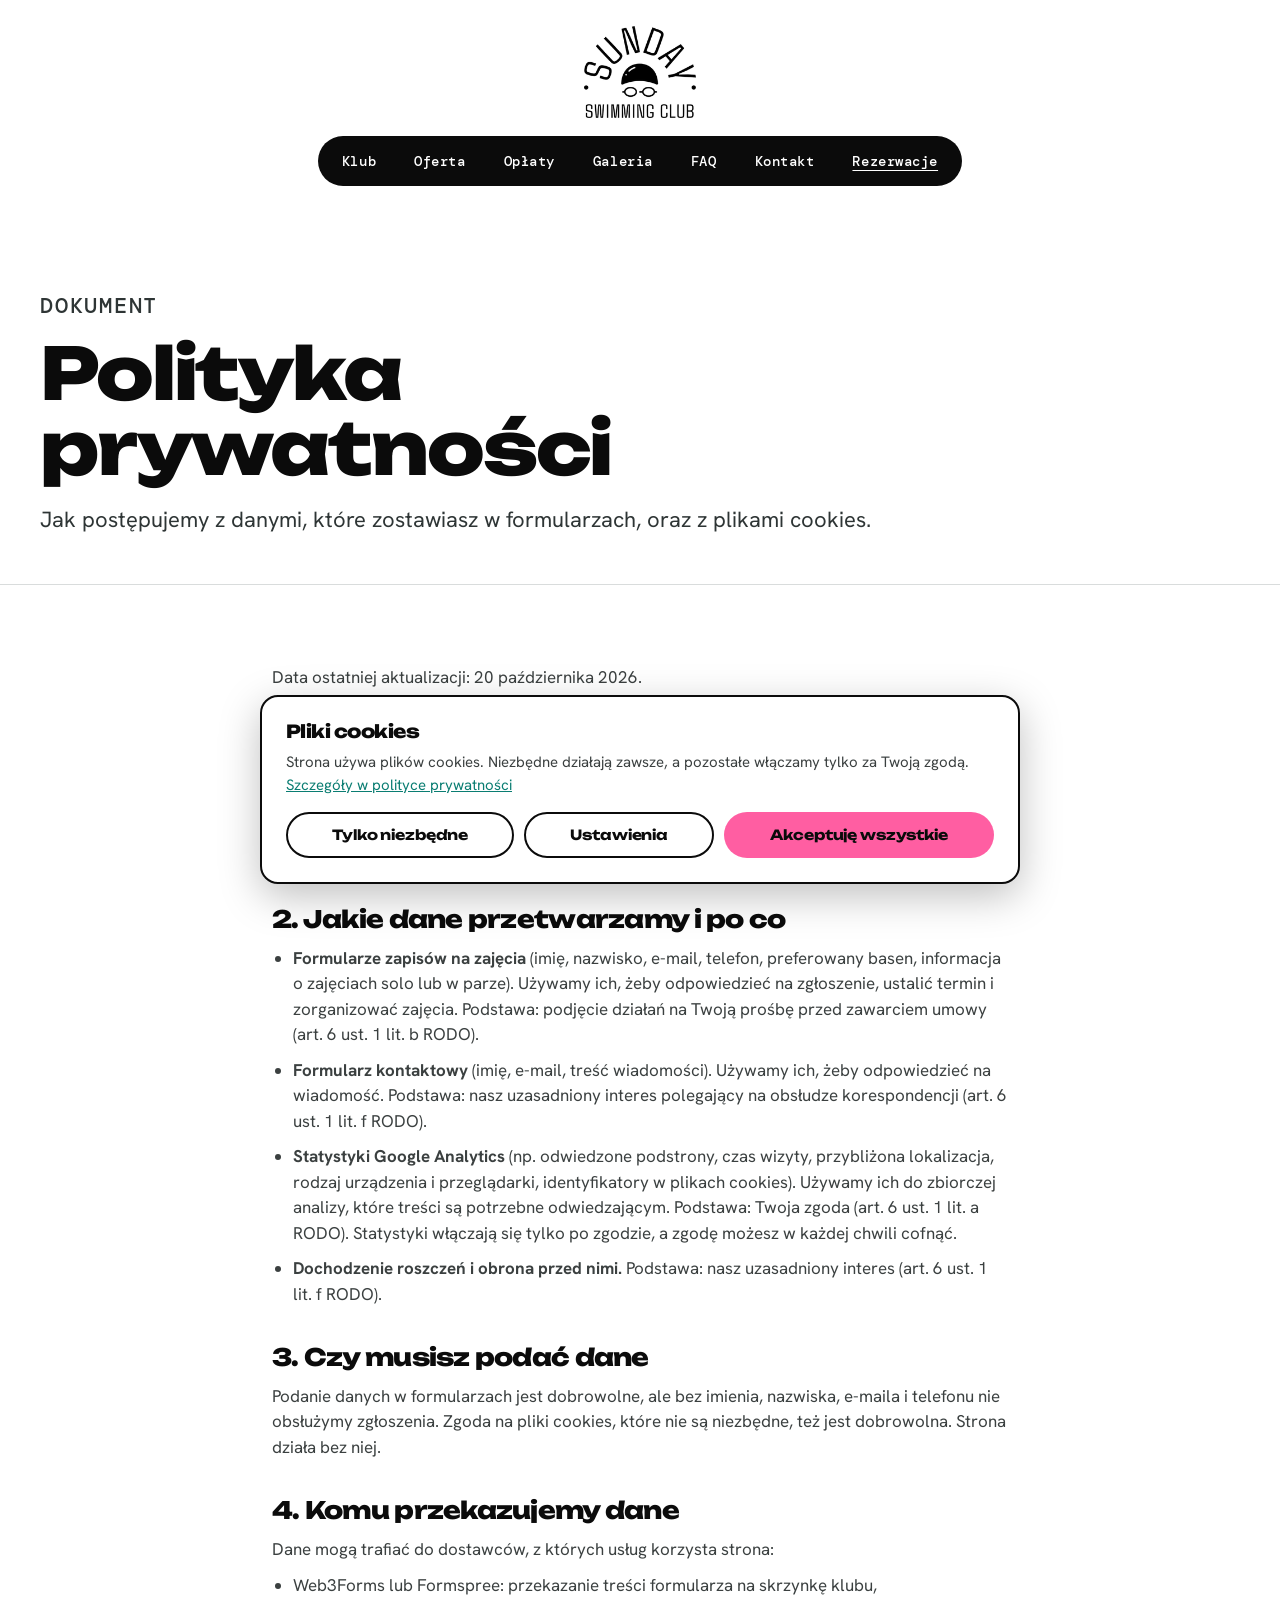
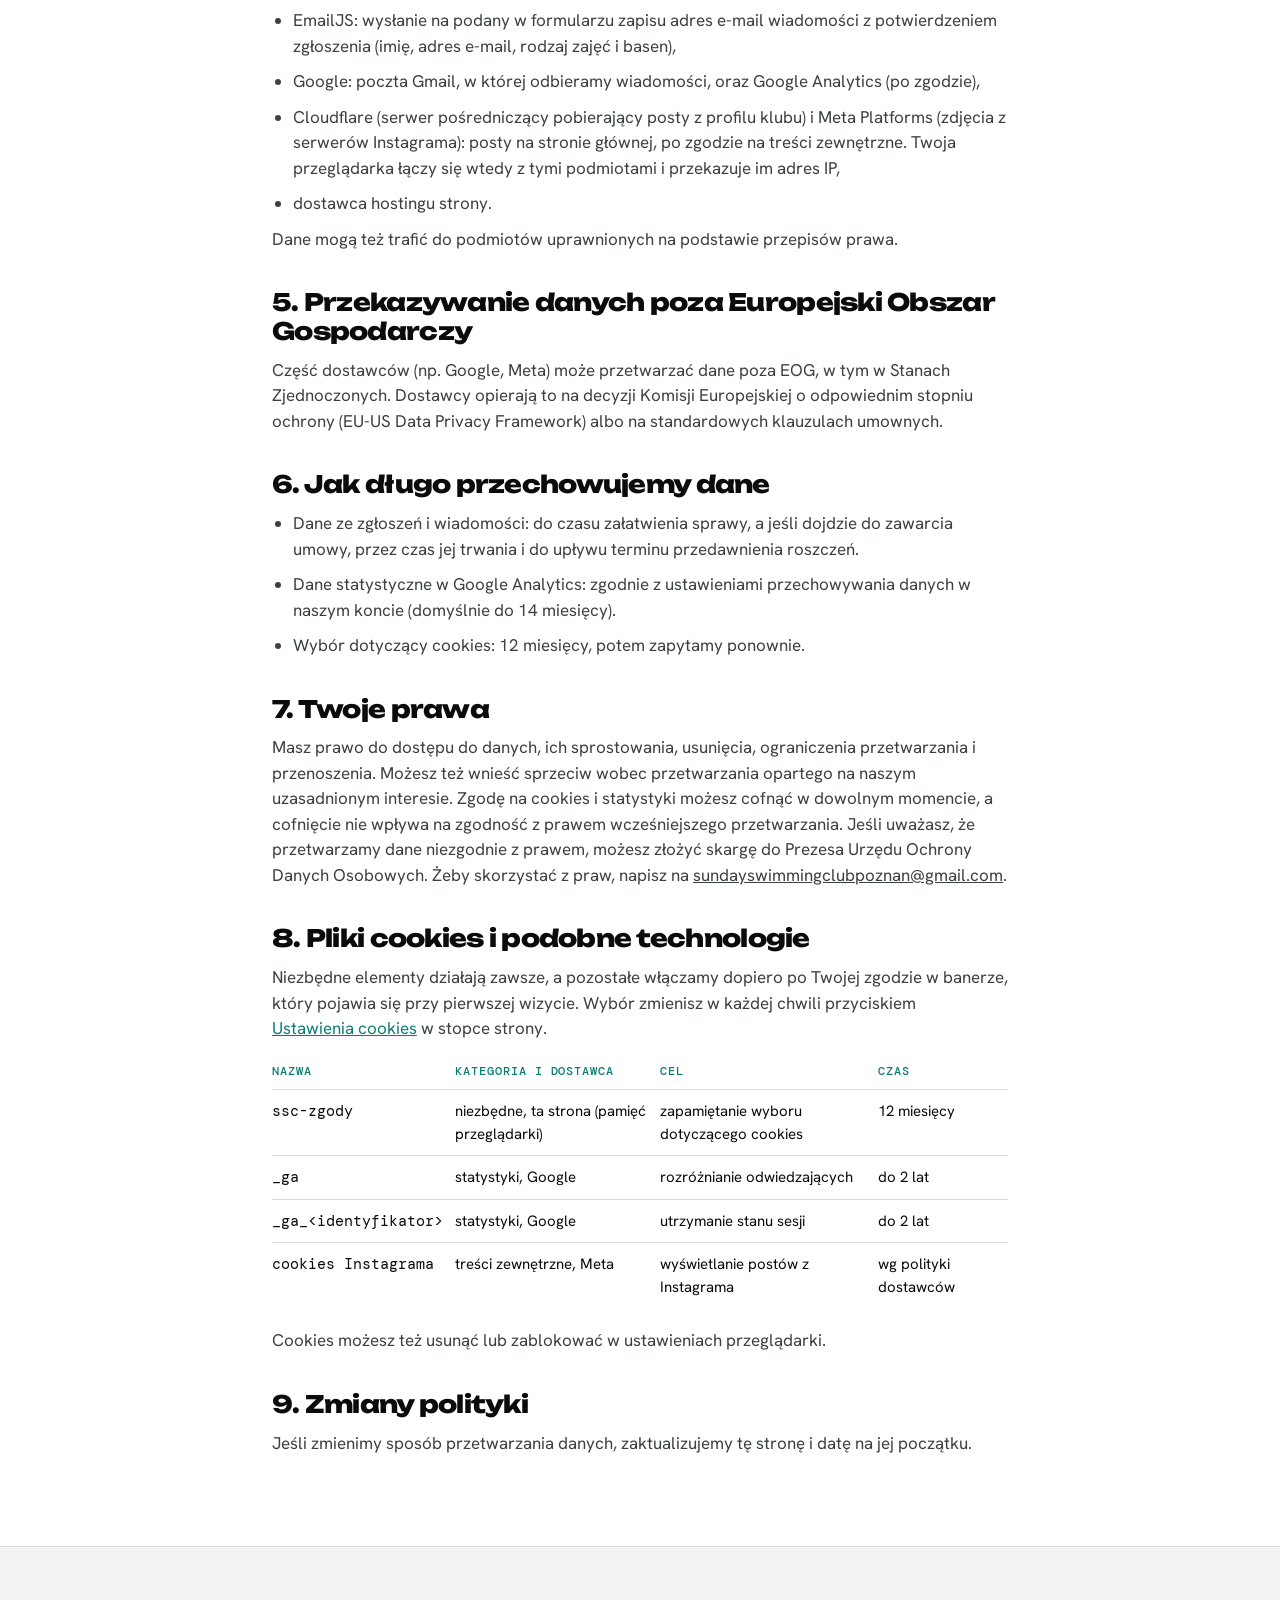
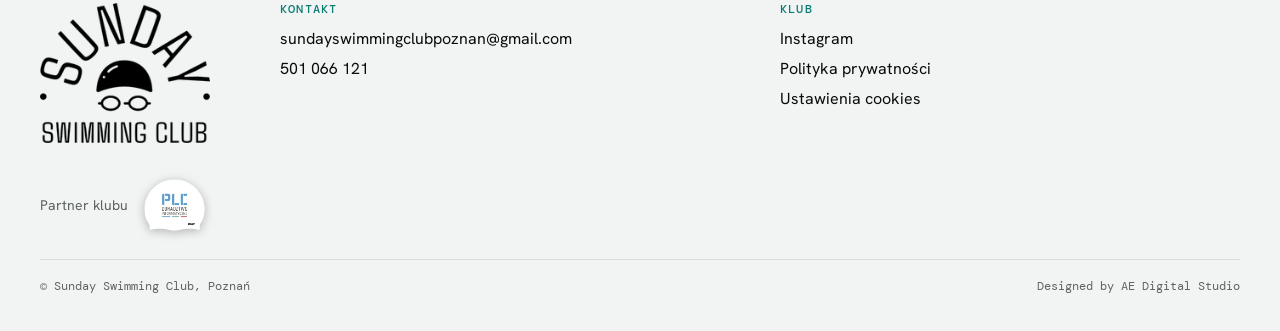
<file: polityka-prywatnosci.html>
<!doctype html>
<html lang="pl">
<head>
  <meta charset="utf-8">
  <meta name="viewport" content="width=device-width, initial-scale=1">
  <title>Polityka prywatności i cookies | Sunday Swimming Club</title>
  <meta name="description" content="Polityka prywatności serwisu Sunday Swimming Club: jakie dane zbieramy, po co, komu je przekazujemy, jakie masz prawa i jak działają pliki cookies.">
  <!-- TODO: usuń noindex po uzupełnieniu treści tej strony i dodaj ją do sitemap.xml -->
  <meta name="robots" content="noindex">
  <link rel="canonical" href="https://sundayswimmingclub.pl/polityka-prywatnosci">
  <meta property="og:type" content="website">
  <meta property="og:locale" content="pl_PL">
  <meta property="og:site_name" content="Sunday Swimming Club">
  <meta property="og:title" content="Polityka prywatności i cookies | Sunday Swimming Club">
  <meta property="og:description" content="Polityka prywatności serwisu Sunday Swimming Club: jakie dane zbieramy, po co, komu je przekazujemy, jakie masz prawa i jak działają pliki cookies.">
  <meta property="og:url" content="https://sundayswimmingclub.pl/polityka-prywatnosci">
  <meta property="og:image" content="https://sundayswimmingclub.pl/img/og.jpg">
  <meta property="og:image:width" content="1200">
  <meta property="og:image:height" content="630">
  <meta property="og:image:alt" content="Sunday Swimming Club: logo klubu i dwóch trenerów w turkusowych koszulkach">
  <meta name="twitter:card" content="summary_large_image">
  <meta name="twitter:title" content="Polityka prywatności i cookies | Sunday Swimming Club">
  <meta name="twitter:description" content="Polityka prywatności serwisu Sunday Swimming Club: jakie dane zbieramy, po co, komu je przekazujemy, jakie masz prawa i jak działają pliki cookies.">
  <meta name="twitter:image" content="https://sundayswimmingclub.pl/img/og.jpg">
  <meta name="theme-color" content="#2ec5b6">
  <link rel="icon" href="favicon.ico" sizes="48x48">
  <link rel="icon" type="image/png" sizes="32x32" href="img/favicon-32.png">
  <link rel="apple-touch-icon" href="img/apple-touch-icon.png">
  <link rel="stylesheet" href="css/styl.css">
  <script>document.documentElement.classList.add('js')</script>
</head>
<body>
  <a class="pomin" href="#tresc">Przejdź do treści</a>
  <header class="gora">
    <div class="kontener">
      <a class="logo" href="/"><img src="img/logo-czarne-200.webp" srcset="img/logo-czarne-200.webp 200w, img/logo-czarne.webp 400w" sizes="150px" width="400" height="330" alt="Sunday Swimming Club, strona główna"></a>
      <button class="menu-przycisk" type="button" aria-expanded="false" aria-controls="menu"><span class="kreski" aria-hidden="true"></span><span class="menu-tekst">Menu</span></button>
      <nav id="menu" class="menu" aria-label="Menu główne">
        <a class="menu-logo" href="/"><img src="img/logo-czarne-200.webp" srcset="img/logo-czarne-200.webp 200w, img/logo-czarne.webp 400w" sizes="150px" width="400" height="330" alt="Sunday Swimming Club, strona główna"></a>
        <button class="menu-zamknij" type="button"><span aria-hidden="true">×</span><span class="tylko-czytnik">Zamknij menu</span></button>
        <a href="klub">Klub</a>
        <a href="oferta">Oferta</a>
        <a href="oplaty">Opłaty</a>
        <a href="galeria">Galeria</a>
        <a href="faq">FAQ</a>
        <a href="kontakt">Kontakt</a>
        <a class="rez" href="rezerwacje">Rezerwacje</a>
        <div class="menu-dol" aria-hidden="true">
          <img class="menu-czepek menu-czepek--a" src="img/czepek-rozowy-s.webp" width="120" height="103" alt="">
          <img class="menu-czepek menu-czepek--b" src="img/czepek-bialy-s.webp" width="120" height="103" alt="">
          <img class="menu-czepek menu-czepek--c" src="img/czepek-czarny-s.webp" width="120" height="103" alt="">
          <div class="fala"></div>
        </div>
      </nav>
    </div>
  </header>

  <main id="tresc">
    <section class="strona-gora">
      <div class="kontener">
        <p class="etykieta">Dokument</p>
        <h1>Polityka prywatności</h1>
        <p>Jak postępujemy z danymi, które zostawiasz w formularzach, oraz z plikami cookies.</p>
      </div>
    </section>
    <section class="sekcja sekcja--bez-ramki">
      <div class="kontener tekst-prawny">
        <!-- TODO: przejrzeć politykę z prawnikiem, uzupełnić pozostałe pola oznaczone TODO i usunąć noindex w head -->
        <p>Data ostatniej aktualizacji: 20 października 2026.</p>

        <h2>1. Administrator danych</h2>
        <p>Administratorem Twoich danych osobowych jest Kacper Matysiak, osoba reprezentująca Sunday Swimming Club (stowarzyszenie zwykłe) z siedzibą w Poznaniu przy ul. Janiny Omańkowskiej 91B lok. 9, 60-465 Poznań, REGON 543600998. W sprawach dotyczących danych osobowych pisz na <a href="mailto:sundayswimmingclubpoznan@gmail.com">sundayswimmingclubpoznan@gmail.com</a> albo dzwoń pod numer 501 066 121.</p>

        <h2>2. Jakie dane przetwarzamy i po co</h2>
        <ul>
          <li><b>Formularze zapisów na zajęcia</b> (imię, nazwisko, e-mail, telefon, preferowany basen, informacja o zajęciach solo lub w parze). Używamy ich, żeby odpowiedzieć na zgłoszenie, ustalić termin i zorganizować zajęcia. Podstawa: podjęcie działań na Twoją prośbę przed zawarciem umowy (art. 6 ust. 1 lit. b RODO).</li>
          <li><b>Formularz kontaktowy</b> (imię, e-mail, treść wiadomości). Używamy ich, żeby odpowiedzieć na wiadomość. Podstawa: nasz uzasadniony interes polegający na obsłudze korespondencji (art. 6 ust. 1 lit. f RODO).</li>
          <li><b>Statystyki Google Analytics</b> (np. odwiedzone podstrony, czas wizyty, przybliżona lokalizacja, rodzaj urządzenia i przeglądarki, identyfikatory w plikach cookies). Używamy ich do zbiorczej analizy, które treści są potrzebne odwiedzającym. Podstawa: Twoja zgoda (art. 6 ust. 1 lit. a RODO). Statystyki włączają się tylko po zgodzie, a zgodę możesz w każdej chwili cofnąć.</li>
          <li><b>Dochodzenie roszczeń i obrona przed nimi.</b> Podstawa: nasz uzasadniony interes (art. 6 ust. 1 lit. f RODO).</li>
        </ul>
        <!-- TODO: potwierdzić z klubem, że lista celów jest kompletna (np. faktury, newsletter, nagrania zajęć) -->

        <h2>3. Czy musisz podać dane</h2>
        <p>Podanie danych w formularzach jest dobrowolne, ale bez imienia, nazwiska, e-maila i telefonu nie obsłużymy zgłoszenia. Zgoda na pliki cookies, które nie są niezbędne, też jest dobrowolna. Strona działa bez niej.</p>

        <h2>4. Komu przekazujemy dane</h2>
        <p>Dane mogą trafiać do dostawców, z których usług korzysta strona:</p>
        <ul>
          <li>Web3Forms lub Formspree: przekazanie treści formularza na skrzynkę klubu,</li>
          <li>EmailJS: wysłanie na podany w formularzu zapisu adres e-mail wiadomości z potwierdzeniem zgłoszenia (imię, adres e-mail, rodzaj zajęć i basen),</li>
          <li>Google: poczta Gmail, w której odbieramy wiadomości, oraz Google Analytics (po zgodzie),</li>
          <li>Cloudflare (serwer pośredniczący pobierający posty z profilu klubu) i Meta Platforms (zdjęcia z serwerów Instagrama): posty na stronie głównej, po zgodzie na treści zewnętrzne. Twoja przeglądarka łączy się wtedy z tymi podmiotami i przekazuje im adres IP,</li>
          <li>dostawca hostingu strony.</li>
        </ul>
        <p>Dane mogą też trafić do podmiotów uprawnionych na podstawie przepisów prawa.</p>
        <!-- TODO: wpisać wybranego dostawcę formularzy (Web3Forms lub Formspree) i dostawcę hostingu, usunąć usługi, z których klub nie korzysta (EmailJS zostaje po uruchomieniu maila zwrotnego) -->

        <h2>5. Przekazywanie danych poza Europejski Obszar Gospodarczy</h2>
        <p>Część dostawców (np. Google, Meta) może przetwarzać dane poza EOG, w tym w Stanach Zjednoczonych. Dostawcy opierają to na decyzji Komisji Europejskiej o odpowiednim stopniu ochrony (EU-US Data Privacy Framework) albo na standardowych klauzulach umownych.</p>
        <!-- TODO: zweryfikować podstawę przekazania danych dla każdego wybranego dostawcy -->

        <h2>6. Jak długo przechowujemy dane</h2>
        <ul>
          <li>Dane ze zgłoszeń i wiadomości: do czasu załatwienia sprawy, a jeśli dojdzie do zawarcia umowy, przez czas jej trwania i do upływu terminu przedawnienia roszczeń.</li>
          <li>Dane statystyczne w Google Analytics: zgodnie z ustawieniami przechowywania danych w naszym koncie (domyślnie do 14 miesięcy).</li>
          <li>Wybór dotyczący cookies: 12 miesięcy, potem zapytamy ponownie.</li>
        </ul>
        <!-- TODO: potwierdzić okresy przechowywania danych ze zgłoszeń z klubem -->

        <h2>7. Twoje prawa</h2>
        <p>Masz prawo do dostępu do danych, ich sprostowania, usunięcia, ograniczenia przetwarzania i przenoszenia. Możesz też wnieść sprzeciw wobec przetwarzania opartego na naszym uzasadnionym interesie. Zgodę na cookies i statystyki możesz cofnąć w dowolnym momencie, a cofnięcie nie wpływa na zgodność z prawem wcześniejszego przetwarzania. Jeśli uważasz, że przetwarzamy dane niezgodnie z prawem, możesz złożyć skargę do Prezesa Urzędu Ochrony Danych Osobowych. Żeby skorzystać z praw, napisz na <a href="mailto:sundayswimmingclubpoznan@gmail.com">sundayswimmingclubpoznan@gmail.com</a>.</p>

        <h2 id="cookies">8. Pliki cookies i podobne technologie</h2>
        <p>Niezbędne elementy działają zawsze, a pozostałe włączamy dopiero po Twojej zgodzie w banerze, który pojawia się przy pierwszej wizycie. Wybór zmienisz w każdej chwili przyciskiem <button type="button" class="link-przycisk" data-cookies style="text-decoration:underline;color:var(--turkus-ciemny)">Ustawienia cookies</button> w stopce strony.</p>
        <table class="tabela-cookies">
          <thead><tr><th>Nazwa</th><th>Kategoria i dostawca</th><th>Cel</th><th>Czas</th></tr></thead>
          <tbody>
            <tr><td>ssc-zgody</td><td>niezbędne, ta strona (pamięć przeglądarki)</td><td>zapamiętanie wyboru dotyczącego cookies</td><td>12 miesięcy</td></tr>
            <tr><td>_ga</td><td>statystyki, Google</td><td>rozróżnianie odwiedzających</td><td>do 2 lat</td></tr>
            <tr><td>_ga_&lt;identyfikator&gt;</td><td>statystyki, Google</td><td>utrzymanie stanu sesji</td><td>do 2 lat</td></tr>
            <tr><td>cookies Instagrama</td><td>treści zewnętrzne, Meta</td><td>wyświetlanie postów z Instagrama</td><td>wg polityki dostawców</td></tr>
          </tbody>
        </table>
        <p>Cookies możesz też usunąć lub zablokować w ustawieniach przeglądarki.</p>
        <!-- TODO: po wdrożeniu sprawdzić listę cookies w przeglądarce i uzupełnić tabelę o rzeczywiste nazwy i czasy -->

        <!-- TODO: sekcji o zdjęciach i wizerunku nie ma w polityce, do rozważenia po zebraniu zgód osób widocznych na zdjęciach (galeria, strona) wraz z informacją o ich wycofaniu -->

        <h2>9. Zmiany polityki</h2>
        <p>Jeśli zmienimy sposób przetwarzania danych, zaktualizujemy tę stronę i datę na jej początku.</p>
      </div>
    </section>
  </main>

  <footer class="stopka">
    <div class="kontener">
      <div class="stopka-kolumny">
        <div class="stopka-logo"><a href="/"><img src="img/logo-czarne-200.webp" srcset="img/logo-czarne-200.webp 200w, img/logo-czarne.webp 400w" sizes="150px" width="400" height="330" alt="Sunday Swimming Club" loading="lazy"></a></div>
        <div><h2>Kontakt</h2><ul><li><a href="mailto:sundayswimmingclubpoznan@gmail.com">sundayswimmingclubpoznan@gmail.com</a></li><li><a href="tel:+48501066121">501 066 121</a></li></ul></div>
        <div><h2>Klub</h2><ul><li><a data-instagram>Instagram</a></li><li><a href="polityka-prywatnosci">Polityka prywatności</a></li><li><button type="button" class="link-przycisk" data-cookies>Ustawienia cookies</button></li></ul></div>
      </div>
      <div class="partner"><span>Partner klubu</span><img src="img/partner-plc-bialy.webp" width="240" height="205" alt="PLC Doradztwo Informatyczne" loading="lazy"></div>
      <div class="stopka-prawa"><p>© Sunday Swimming Club, Poznań</p><p><a href="https://aedigitalstudio.pl/" target="_blank" rel="noopener">Designed by AE Digital Studio</a></p></div>
    </div>
  </footer>
  <script src="js/config.js"></script>
  <script src="js/cookies.js"></script>
  <script src="js/site.js"></script>
</body>
</html>
</file>
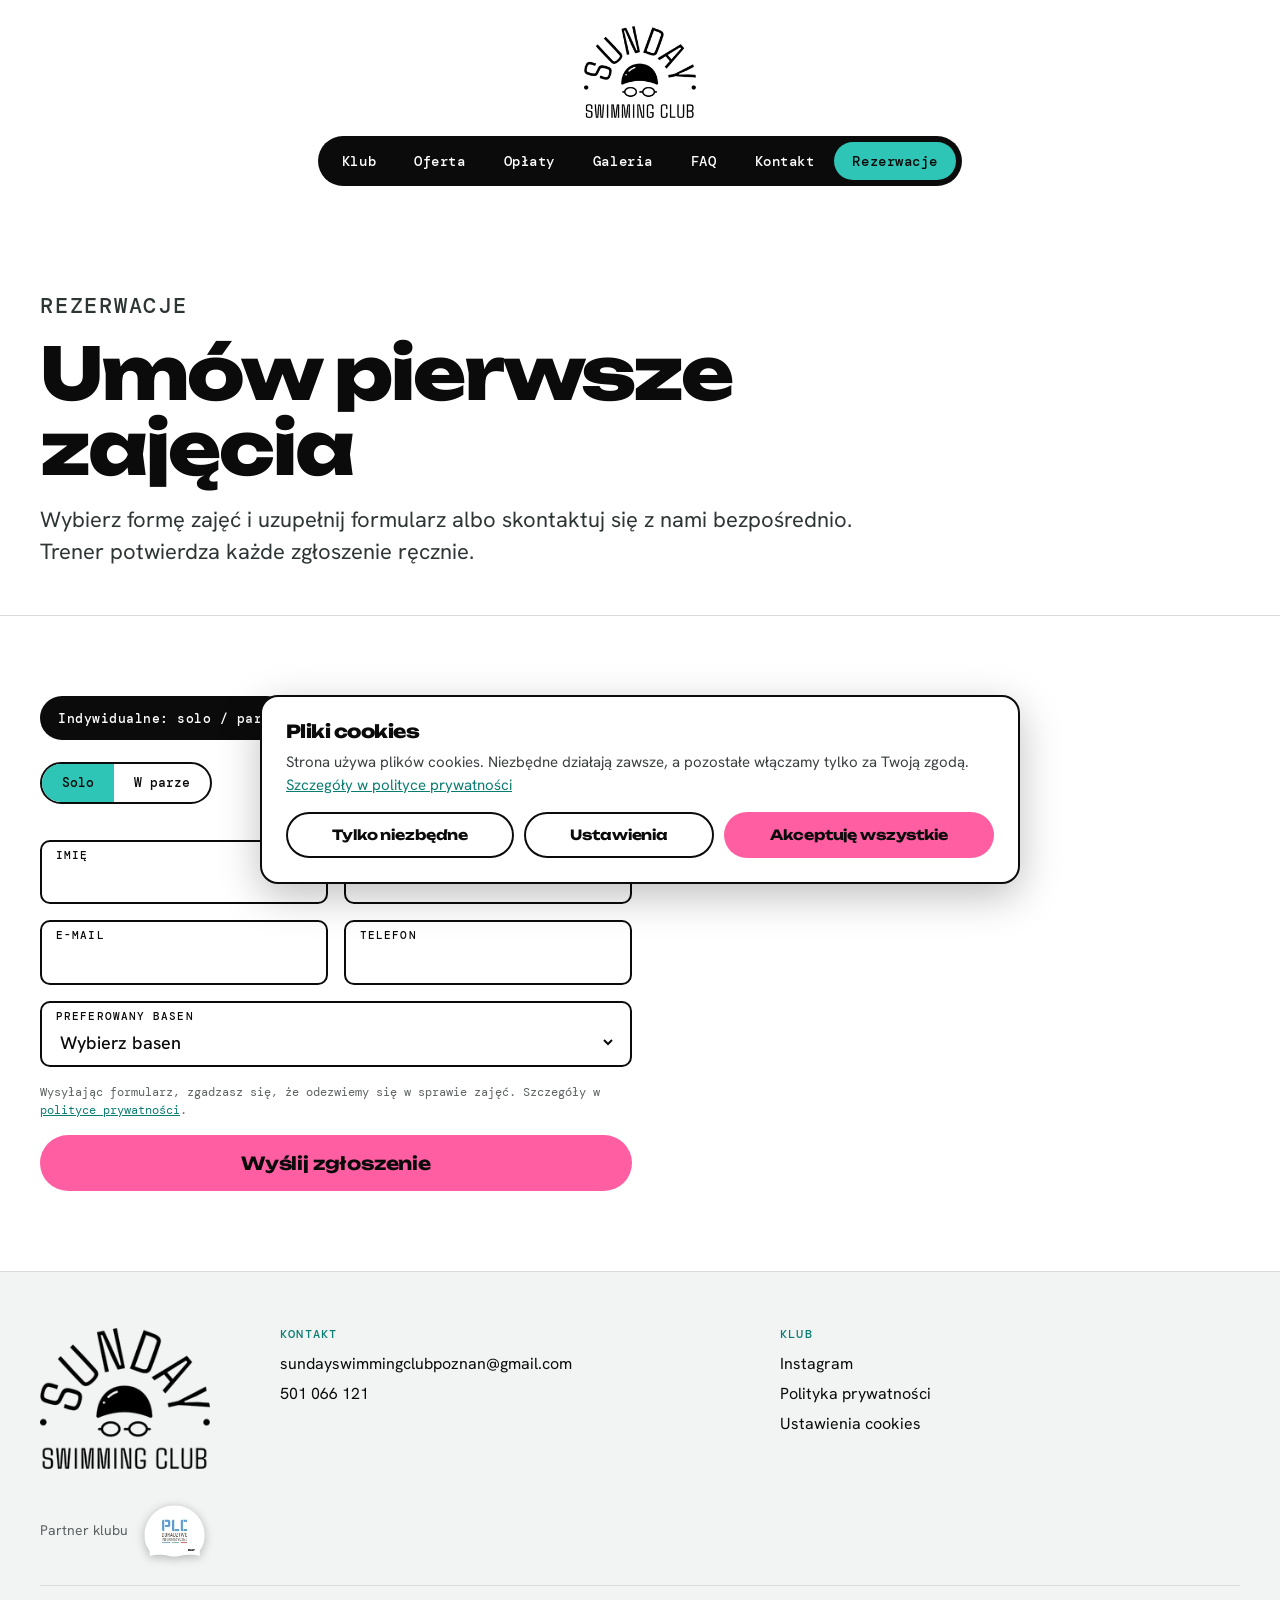
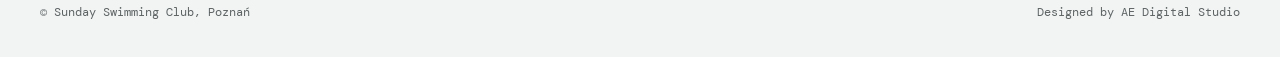
<file: rezerwacje.html>
<!doctype html>
<html lang="pl">
<head>
  <meta charset="utf-8">
  <meta name="viewport" content="width=device-width, initial-scale=1">
  <title>Zapisy na zajęcia pływackie w Poznaniu | Sunday Swimming Club</title>
  <meta name="description" content="Harmonogram zajęć grupowych na pływalniach Grunwald, Chwiałka i Rataje w Poznaniu. Zapisy przez formularz albo kontakt, trener potwierdza zgłoszenie.">
  <meta name="robots" content="index, follow, max-image-preview:large">
  <link rel="canonical" href="https://sundayswimmingclub.pl/rezerwacje">
  <meta property="og:type" content="website">
  <meta property="og:locale" content="pl_PL">
  <meta property="og:site_name" content="Sunday Swimming Club">
  <meta property="og:title" content="Zapisy na zajęcia pływackie w Poznaniu | Sunday Swimming Club">
  <meta property="og:description" content="Harmonogram zajęć grupowych na pływalniach Grunwald, Chwiałka i Rataje w Poznaniu. Zapisy przez formularz albo kontakt, trener potwierdza zgłoszenie.">
  <meta property="og:url" content="https://sundayswimmingclub.pl/rezerwacje">
  <meta property="og:image" content="https://sundayswimmingclub.pl/img/og.jpg">
  <meta property="og:image:width" content="1200">
  <meta property="og:image:height" content="630">
  <meta property="og:image:alt" content="Sunday Swimming Club: logo klubu i dwóch trenerów w turkusowych koszulkach">
  <meta name="twitter:card" content="summary_large_image">
  <meta name="twitter:title" content="Zapisy na zajęcia pływackie w Poznaniu | Sunday Swimming Club">
  <meta name="twitter:description" content="Harmonogram zajęć grupowych na pływalniach Grunwald, Chwiałka i Rataje w Poznaniu. Zapisy przez formularz albo kontakt, trener potwierdza zgłoszenie.">
  <meta name="twitter:image" content="https://sundayswimmingclub.pl/img/og.jpg">
  <meta name="theme-color" content="#2ec5b6">
  <link rel="icon" href="favicon.ico" sizes="48x48">
  <link rel="icon" type="image/png" sizes="32x32" href="img/favicon-32.png">
  <link rel="apple-touch-icon" href="img/apple-touch-icon.png">
  <link rel="stylesheet" href="css/styl.css">
  <script>document.documentElement.classList.add('js')</script>
  <script type="application/ld+json">
  {
    "@context": "https://schema.org",
    "@type": "BreadcrumbList",
    "itemListElement": [
      {
        "@type": "ListItem",
        "position": 1,
        "name": "Strona główna",
        "item": "https://sundayswimmingclub.pl/"
      },
      {
        "@type": "ListItem",
        "position": 2,
        "name": "Rezerwacje",
        "item": "https://sundayswimmingclub.pl/rezerwacje"
      }
    ]
  }
  </script>
</head>
<body>
  <a class="pomin" href="#tresc">Przejdź do treści</a>
  <header class="gora">
    <div class="kontener">
      <a class="logo" href="/"><img src="img/logo-czarne-200.webp" srcset="img/logo-czarne-200.webp 200w, img/logo-czarne.webp 400w" sizes="150px" width="400" height="330" alt="Sunday Swimming Club, strona główna"></a>
      <button class="menu-przycisk" type="button" aria-expanded="false" aria-controls="menu"><span class="kreski" aria-hidden="true"></span><span class="menu-tekst">Menu</span></button>
      <nav id="menu" class="menu" aria-label="Menu główne">
        <a class="menu-logo" href="/"><img src="img/logo-czarne-200.webp" srcset="img/logo-czarne-200.webp 200w, img/logo-czarne.webp 400w" sizes="150px" width="400" height="330" alt="Sunday Swimming Club, strona główna"></a>
        <button class="menu-zamknij" type="button"><span aria-hidden="true">×</span><span class="tylko-czytnik">Zamknij menu</span></button>
        <a href="klub">Klub</a>
        <a href="oferta">Oferta</a>
        <a href="oplaty">Opłaty</a>
        <a href="galeria">Galeria</a>
        <a href="faq">FAQ</a>
        <a href="kontakt">Kontakt</a>
        <a class="rez" href="rezerwacje" aria-current="page">Rezerwacje</a>
        <div class="menu-dol" aria-hidden="true">
          <img class="menu-czepek menu-czepek--a" src="img/czepek-rozowy-s.webp" width="120" height="103" alt="">
          <img class="menu-czepek menu-czepek--b" src="img/czepek-bialy-s.webp" width="120" height="103" alt="">
          <img class="menu-czepek menu-czepek--c" src="img/czepek-czarny-s.webp" width="120" height="103" alt="">
          <div class="fala"></div>
        </div>
      </nav>
    </div>
  </header>

  <main id="tresc">
    <section class="strona-gora">
      <div class="kontener">
        <p class="etykieta">Rezerwacje</p>
        <h1>Umów pierwsze zajęcia</h1>
        <p>Wybierz formę zajęć i uzupełnij formularz albo skontaktuj się z nami bezpośrednio. Trener potwierdza każde zgłoszenie ręcznie.</p>
      </div>
    </section>
    <section class="sekcja sekcja--bez-ramki">
      <div class="kontener">
      <div class="zapisy" data-zapisy data-url-tryb>
        <div>
          
          <div class="przelacznik przelacznik--tryb" role="group" aria-label="Rodzaj zajęć">
            <button type="button" data-tryb="indywidualne" aria-pressed="true">Indywidualne: solo / para</button>
            <button type="button" data-tryb="grupowe" aria-pressed="false">Grupowe</button>
          </div>

          <div data-panel="indywidualne">
            <form class="formularz" data-formularz data-typ="indywidualne" data-nazwa="Zapis na zajęcia indywidualne" data-temat="Zapis: zajęcia indywidualne" novalidate>
              <div class="segment" role="radiogroup" aria-label="Solo czy w parze">
                <label><input type="radio" name="forma" value="solo" checked><span>Solo</span></label>
                <label><input type="radio" name="forma" value="para"><span>W parze</span></label>
              </div>
              <div class="dwa"><div class="pole"><label for="r-i-imie"><small>Imię</small><input id="r-i-imie" name="imie" required autocomplete="given-name" data-blad="Podaj imię." type="text"></label><p class="pole-blad" id="r-i-imie-blad"></p></div><div class="pole"><label for="r-i-nazwisko"><small>Nazwisko</small><input id="r-i-nazwisko" name="nazwisko" required autocomplete="family-name" data-blad="Podaj nazwisko." type="text"></label><p class="pole-blad" id="r-i-nazwisko-blad"></p></div></div>
              <div class="dwa"><div class="pole"><label for="r-i-email"><small>E-mail</small><input id="r-i-email" name="email" required autocomplete="email" data-blad="Podaj poprawny adres e-mail." type="email" inputmode="email"></label><p class="pole-blad" id="r-i-email-blad"></p></div><div class="pole"><label for="r-i-tel"><small>Telefon</small><input id="r-i-tel" name="telefon" required autocomplete="tel" data-blad="Podaj numer telefonu (min. 9 cyfr)." type="tel" inputmode="tel"></label><p class="pole-blad" id="r-i-tel-blad"></p></div></div>
              <div class="pole"><label for="r-i-basen"><small>Preferowany basen</small><select id="r-i-basen" name="basen" required data-blad="Wybierz basen."><option value="">Wybierz basen</option><option>POSiR Grunwald</option><option>POSiR Winogrady</option><option>POSiR Rataje</option><option>POSiR Chwiałka</option></select></label><p class="pole-blad" id="r-i-basen-blad"></p></div>
              <div class="pole-puste" aria-hidden="true"><label>Nie wypełniaj tego pola <input type="checkbox" name="botcheck" tabindex="-1" autocomplete="off"></label></div>
              <p class="formularz-info">Wysyłając formularz, zgadzasz się, że odezwiemy się w sprawie zajęć. Szczegóły w <a href="polityka-prywatnosci">polityce prywatności</a>.</p>
              <div class="komunikat" role="alert"></div>
              <button class="przycisk" type="submit">Wyślij zgłoszenie</button>
            </form>
            <div class="sukces" tabindex="-1" role="status"><img src="img/czepek-turkusowy.webp" width="90" height="77" alt=""><h3>Zgłoszenie przyjęte</h3><p data-opis>Trener potwierdzi zgłoszenie mailowo lub telefonicznie.</p></div>
          </div>

          <div data-panel="grupowe" hidden>
            <form class="formularz" data-formularz data-typ="grupowe" data-nazwa="Zapis na zajęcia grupowe" data-temat="Zapis: zajęcia grupowe" novalidate>
              <div class="dwa"><div class="pole"><label for="r-g-imie"><small>Imię</small><input id="r-g-imie" name="imie" required autocomplete="given-name" data-blad="Podaj imię." type="text"></label><p class="pole-blad" id="r-g-imie-blad"></p></div><div class="pole"><label for="r-g-nazwisko"><small>Nazwisko</small><input id="r-g-nazwisko" name="nazwisko" required autocomplete="family-name" data-blad="Podaj nazwisko." type="text"></label><p class="pole-blad" id="r-g-nazwisko-blad"></p></div></div>
              <div class="dwa"><div class="pole"><label for="r-g-email"><small>E-mail</small><input id="r-g-email" name="email" required autocomplete="email" data-blad="Podaj poprawny adres e-mail." type="email" inputmode="email"></label><p class="pole-blad" id="r-g-email-blad"></p></div><div class="pole"><label for="r-g-tel"><small>Telefon</small><input id="r-g-tel" name="telefon" required autocomplete="tel" data-blad="Podaj numer telefonu (min. 9 cyfr)." type="tel" inputmode="tel"></label><p class="pole-blad" id="r-g-tel-blad"></p></div></div>
              <div class="pole"><label for="r-g-zajecia"><small>Wybierz zajęcia</small><select id="r-g-zajecia" name="zajecia" required data-blad="Wybierz grupę i termin." data-wybor-zajec><option value="">Wybierz grupę i termin</option><optgroup label="Poniedziałek, POSiR Grunwald"><option value="Poniedziałek 16:00–16:45, MiddleMan, POSiR Grunwald" data-basen="POSiR Grunwald">16:00–16:45 · MiddleMan</option><option value="Poniedziałek 16:45–17:30, MiddleMan+, POSiR Grunwald" data-basen="POSiR Grunwald">16:45–17:30 · MiddleMan+</option></optgroup><optgroup label="Środa, POSiR Chwiałka"><option value="Środa 16:00–17:30, PRO, POSiR Chwiałka" data-basen="POSiR Chwiałka">16:00–17:30 · PRO</option></optgroup><optgroup label="Piątek, POSiR Grunwald"><option value="Piątek 16:00–16:45, MiddleMan, POSiR Grunwald" data-basen="POSiR Grunwald">16:00–16:45 · MiddleMan</option><option value="Piątek 16:45–17:30, MiddleMan+, POSiR Grunwald" data-basen="POSiR Grunwald">16:45–17:30 · MiddleMan+</option></optgroup><optgroup label="Niedziela, POSiR Rataje"><option value="Niedziela 8:30–10:00, PRO, POSiR Rataje" data-basen="POSiR Rataje">8:30–10:00 · PRO</option><option value="Niedziela 9:15–10:00, MiddleMan+, POSiR Rataje" data-basen="POSiR Rataje">9:15–10:00 · MiddleMan+</option><option value="Niedziela 10:00–10:45, MiddleMan, POSiR Rataje" data-basen="POSiR Rataje">10:00–10:45 · MiddleMan</option></optgroup><optgroup label="Inne"><option value="Freshman (od 2027), terminy do ustalenia">Freshman, od 2027, terminy wkrótce</option><option value="Do ustalenia, proszę o dobór grupy">Nie wiem, proszę o dobór grupy</option></optgroup></select></label><p class="pole-blad" id="r-g-zajecia-blad"></p></div><input type="hidden" name="basen" value="">
              <div class="pole-puste" aria-hidden="true"><label>Nie wypełniaj tego pola <input type="checkbox" name="botcheck" tabindex="-1" autocomplete="off"></label></div>
              <p class="formularz-info">Wysyłając formularz, zgadzasz się, że odezwiemy się w sprawie zajęć. Szczegóły w <a href="polityka-prywatnosci">polityce prywatności</a>.</p>
              <div class="komunikat" role="alert"></div>
              <button class="przycisk" type="submit">Wyślij zgłoszenie</button>
            </form>
            <div class="sukces" tabindex="-1" role="status"><img src="img/czepek-turkusowy.webp" width="90" height="77" alt=""><h3>Zgłoszenie przyjęte</h3><p data-opis>Odezwiemy się w sprawie próbnego treningu i wolnych miejsc na torze.</p></div>
          </div>
        </div>
        <div>
          <div data-dla="grupowe" hidden>
            <p class="etykieta" style="margin-bottom:10px">Harmonogram zajęć grupowych</p>
            <ul class="harmonogram">
              <li class="dzien">
                <div class="dzien-gora"><h3>Poniedziałek</h3><p>POSiR Grunwald</p></div>
                <ul><li><time>16:00–16:45</time><span>MiddleMan</span></li><li><time>16:45–17:30</time><span>MiddleMan+</span></li></ul>
              </li>
              <li class="dzien">
                <div class="dzien-gora"><h3>Środa</h3><p>POSiR Chwiałka</p></div>
                <ul><li><time>16:00–17:30</time><span>PRO</span></li></ul>
              </li>
              <li class="dzien">
                <div class="dzien-gora"><h3>Piątek</h3><p>POSiR Grunwald</p></div>
                <ul><li><time>16:00–16:45</time><span>MiddleMan</span></li><li><time>16:45–17:30</time><span>MiddleMan+</span></li></ul>
              </li>
              <li class="dzien">
                <div class="dzien-gora"><h3>Niedziela</h3><p>POSiR Rataje</p></div>
                <ul><li><time>8:30–10:00</time><span>PRO</span></li><li><time>9:15–10:00</time><span>MiddleMan+</span></li><li><time>10:00–10:45</time><span>MiddleMan</span></li></ul>
              </li>
            </ul>
            <p class="zapisy-info">Zapisujesz się formularzem obok albo kontaktujesz się z nami bezpośrednio: <a href="tel:+48501066121">501 066 121</a>, <a href="mailto:sundayswimmingclubpoznan@gmail.com">sundayswimmingclubpoznan@gmail.com</a>. W grupie jest 8 miejsc i 2 miejsca rezerwowe.</p>
          </div>
        </div>
      </div>
      </div>
    </section>
  </main>

  <footer class="stopka">
    <div class="kontener">
      <div class="stopka-kolumny">
        <div class="stopka-logo"><a href="/"><img src="img/logo-czarne-200.webp" srcset="img/logo-czarne-200.webp 200w, img/logo-czarne.webp 400w" sizes="150px" width="400" height="330" alt="Sunday Swimming Club" loading="lazy"></a></div>
        <div><h2>Kontakt</h2><ul><li><a href="mailto:sundayswimmingclubpoznan@gmail.com">sundayswimmingclubpoznan@gmail.com</a></li><li><a href="tel:+48501066121">501 066 121</a></li></ul></div>
        <div><h2>Klub</h2><ul><li><a data-instagram>Instagram</a></li><li><a href="polityka-prywatnosci">Polityka prywatności</a></li><li><button type="button" class="link-przycisk" data-cookies>Ustawienia cookies</button></li></ul></div>
      </div>
      <div class="partner"><span>Partner klubu</span><img src="img/partner-plc-bialy.webp" width="240" height="205" alt="PLC Doradztwo Informatyczne" loading="lazy"></div>
      <div class="stopka-prawa"><p>© Sunday Swimming Club, Poznań</p><p><a href="https://aedigitalstudio.pl/" target="_blank" rel="noopener">Designed by AE Digital Studio</a></p></div>
    </div>
  </footer>
  <script src="js/config.js"></script>
  <script src="js/cookies.js"></script>
  <script src="js/site.js"></script>
</body>
</html>
</file>
<file: css/styl.css>
/* ---------- czcionki (hostowane u nas, patrz fonts/LICENCJE.txt) ---------- */
@font-face { font-family: 'DM Mono'; font-style: normal; font-weight: 400; font-display: swap; src: url('../fonts/dm-mono-latin-400.woff2') format('woff2'); unicode-range: U+0000-00FF, U+0131, U+0152-0153, U+02BB-02BC, U+02C6, U+02DA, U+02DC, U+0304, U+0308, U+0329, U+2000-206F, U+20AC, U+2122, U+2191, U+2193, U+2212, U+2215, U+FEFF, U+FFFD; }
@font-face { font-family: 'DM Mono'; font-style: normal; font-weight: 500; font-display: swap; src: url('../fonts/dm-mono-latin-500.woff2') format('woff2'); unicode-range: U+0000-00FF, U+0131, U+0152-0153, U+02BB-02BC, U+02C6, U+02DA, U+02DC, U+0304, U+0308, U+0329, U+2000-206F, U+20AC, U+2122, U+2191, U+2193, U+2212, U+2215, U+FEFF, U+FFFD; }
@font-face { font-family: 'DM Mono'; font-style: normal; font-weight: 400; font-display: swap; src: url('../fonts/dm-mono-latin-ext-400.woff2') format('woff2'); unicode-range: U+0100-02BA, U+02BD-02C5, U+02C7-02CC, U+02CE-02D7, U+02DD-02FF, U+0304, U+0308, U+0329, U+1D00-1DBF, U+1E00-1E9F, U+1EF2-1EFF, U+2020, U+20A0-20AB, U+20AD-20C4, U+2113, U+2C60-2C7F, U+A720-A7FF; }
@font-face { font-family: 'DM Mono'; font-style: normal; font-weight: 500; font-display: swap; src: url('../fonts/dm-mono-latin-ext-500.woff2') format('woff2'); unicode-range: U+0100-02BA, U+02BD-02C5, U+02C7-02CC, U+02CE-02D7, U+02DD-02FF, U+0304, U+0308, U+0329, U+1D00-1DBF, U+1E00-1E9F, U+1EF2-1EFF, U+2020, U+20A0-20AB, U+20AD-20C4, U+2113, U+2C60-2C7F, U+A720-A7FF; }
@font-face { font-family: 'Hanken Grotesk'; font-style: normal; font-weight: 400 700; font-display: swap; src: url('../fonts/hanken-grotesk-latin.woff2') format('woff2'); unicode-range: U+0000-00FF, U+0131, U+0152-0153, U+02BB-02BC, U+02C6, U+02DA, U+02DC, U+0304, U+0308, U+0329, U+2000-206F, U+20AC, U+2122, U+2191, U+2193, U+2212, U+2215, U+FEFF, U+FFFD; }
@font-face { font-family: 'Hanken Grotesk'; font-style: normal; font-weight: 400 700; font-display: swap; src: url('../fonts/hanken-grotesk-latin-ext.woff2') format('woff2'); unicode-range: U+0100-02BA, U+02BD-02C5, U+02C7-02CC, U+02CE-02D7, U+02DD-02FF, U+0304, U+0308, U+0329, U+1D00-1DBF, U+1E00-1E9F, U+1EF2-1EFF, U+2020, U+20A0-20AB, U+20AD-20C4, U+2113, U+2C60-2C7F, U+A720-A7FF; }
@font-face { font-family: 'Unbounded'; font-style: normal; font-weight: 500 800; font-display: swap; src: url('../fonts/unbounded-latin.woff2') format('woff2'); unicode-range: U+0000-00FF, U+0131, U+0152-0153, U+02BB-02BC, U+02C6, U+02DA, U+02DC, U+0304, U+0308, U+0329, U+2000-206F, U+20AC, U+2122, U+2191, U+2193, U+2212, U+2215, U+FEFF, U+FFFD; }
@font-face { font-family: 'Unbounded'; font-style: normal; font-weight: 500 800; font-display: swap; src: url('../fonts/unbounded-latin-ext.woff2') format('woff2'); unicode-range: U+0100-02BA, U+02BD-02C5, U+02C7-02CC, U+02CE-02D7, U+02DD-02FF, U+0304, U+0308, U+0329, U+1D00-1DBF, U+1E00-1E9F, U+1EF2-1EFF, U+2020, U+20A0-20AB, U+20AD-20C4, U+2113, U+2C60-2C7F, U+A720-A7FF; }

/* Sunday Swimming Club: wspólne style. Wersja jasna "Immersja". */

:root {
  --turkus: #2ec5b6;
  --turkus-tekst: #0d9a8b;
  --turkus-ciemny: #0a7d72;
  --turkus-jasny: #e3f6f4;
  --turkus-linia: #b9e3de;
  --roz: #ff5ea2;
  --roz-tekst: #e23d8a;
  --roz-blad: #b8175f;
  --czern: #0b0b0b;
  --biel: #fff;
  --tekst: #3b4040;
  --tekst-mocny: #2e3535;
  --szary: #5d6263;
  --linia: #d9dcdc;
  --tlo-stopki: #f2f4f4;

  --f-tekst: "Hanken Grotesk", system-ui, -apple-system, "Segoe UI", sans-serif;
  --f-mono: "DM Mono", ui-monospace, "SFMono-Regular", Menlo, monospace;
  --f-naglowek: "Unbounded", "Arial Black", system-ui, sans-serif;

  --margines: clamp(20px, 5vw, 40px);
  --szerokosc: 1200px;
  --sekcja-v: clamp(48px, 7vw, 80px);
  --promien: 18px;

  color-scheme: light;
}

*, *::before, *::after { box-sizing: border-box; }

html { -webkit-text-size-adjust: 100%; scroll-behavior: smooth; scroll-padding-top: 84px; }

body {
  margin: 0;
  background: var(--biel);
  color: var(--czern);
  font: 400 1rem/1.5 var(--f-tekst);
  overflow-x: hidden;
}

img { display: block; max-width: 100%; height: auto; }
h1, h2, h3, h4, p, ul, ol, dl, dd, figure { margin: 0; padding: 0; }
ul, ol { list-style: none; }
a { color: inherit; }
button, input, select, textarea { font: inherit; color: inherit; }

:focus-visible { outline: 3px solid var(--roz); outline-offset: 3px; }

.tylko-czytnik {
  position: absolute; width: 1px; height: 1px; margin: -1px; padding: 0;
  overflow: hidden; clip: rect(0 0 0 0); white-space: nowrap; border: 0;
}

.pomin {
  position: absolute; left: 12px; top: -80px; z-index: 100;
  background: var(--czern); color: var(--biel);
  padding: 12px 18px; border-radius: 99px; text-decoration: none;
  font: 500 14px/1 var(--f-mono);
}
.pomin:focus { top: 12px; }

.kontener {
  width: min(100% - 2 * var(--margines), var(--szerokosc));
  margin-inline: auto;
}

/* ---------- etykiety i nagłówki ---------- */

.etykieta {
  font: 500 12px/1.3 var(--f-mono);
  letter-spacing: .08em;
  text-transform: uppercase;
  color: var(--turkus-ciemny);
}
.sekcja > .kontener > .etykieta { text-transform: none; margin-bottom: clamp(20px, 3vw, 28px); }

h1, h2, h3 { font-family: var(--f-naglowek); font-weight: 800; letter-spacing: -.03em; }

.tytul-sekcji {
  font-size: clamp(1.5rem, 4.2vw, 2.75rem);
  line-height: 1.1;
  margin-bottom: clamp(14px, 2vw, 22px);
  overflow-wrap: break-word;
}

/* ---------- górny pasek i menu ---------- */

.gora { background: var(--biel); }
.gora .kontener {
  display: flex; align-items: center; justify-content: space-between;
  padding-block: 12px;
}
.logo { display: block; flex: none; }
.logo img { height: 56px; width: auto; }

.menu-przycisk {
  display: none;
  align-items: center; gap: 10px;
  min-height: 44px; padding: 8px 16px 8px 14px;
  background: var(--czern); color: var(--biel);
  border: 0; border-radius: 99px; cursor: pointer;
  font: 500 14px/1 var(--f-mono);
}
.menu-przycisk .kreski, .menu-przycisk .kreski::before, .menu-przycisk .kreski::after {
  display: block; width: 18px; height: 2px; background: currentColor; border-radius: 2px;
}
.menu-przycisk .kreski { position: relative; }
.menu-przycisk .kreski::before, .menu-przycisk .kreski::after { content: ""; position: absolute; left: 0; }
.menu-przycisk .kreski::before { top: -6px; }
.menu-przycisk .kreski::after { top: 6px; }

.menu .menu-zamknij, .menu .menu-logo, .menu .menu-dol, .menu-tlo { display: none; }

.menu {
  display: flex; gap: 2px; padding: 6px;
  background: var(--czern); border-radius: 99px;
  font: 500 14px/1 var(--f-mono); letter-spacing: .04em;
}
.menu a {
  display: block; padding: 12px 18px; border-radius: 99px;
  color: var(--biel); text-decoration: none;
}
.menu a:hover { background: var(--turkus); color: var(--czern); }
.menu a[aria-current="page"] { background: var(--turkus); color: var(--czern); }
.menu a.rez { text-decoration: underline; text-underline-offset: 4px; }
.menu a.rez[aria-current="page"] { text-decoration: none; }
.menu a:focus-visible { outline-color: var(--roz); outline-offset: 2px; }

@media (min-width: 760px) {
  .gora .kontener { flex-direction: column; gap: 18px; padding-block: 26px 22px; }
  .logo img { height: 92px; }
}

@media (max-width: 759.98px) {
  .js .gora .kontener { display: grid; grid-template-columns: 1fr auto 1fr; }
  .js .menu-przycisk { display: inline-flex; grid-column: 1; grid-row: 1; justify-self: start; }
  .js .logo { grid-column: 2; grid-row: 1; }
  .gora .kontener { flex-wrap: wrap; gap: 12px; }

  /* menu jako morska szuflada wysuwana z lewej strony */
  .menu { flex-direction: column; border-radius: 0; gap: 0; padding: 8px; width: 100%; }
  .menu a { padding: 16px 18px; }
  .js .menu {
    position: fixed; top: 0; bottom: 0; left: 0; z-index: 120;
    width: min(88vw, 360px); padding: 0; overflow-y: auto; gap: 0;
    background: var(--turkus); color: var(--czern);
    border-radius: 0 var(--promien) var(--promien) 0;
    transform: translateX(-100%); visibility: hidden;
    transition: transform .3s ease, visibility 0s linear .3s;
    box-shadow: 0 0 40px rgba(13, 84, 87, .45);
    font: 800 1.3rem/1.1 var(--f-naglowek); letter-spacing: -.02em;
  }
  .js .menu.otwarte { transform: none; visibility: visible; transition: transform .3s ease; }
  .js .menu-logo { display: block; padding: 20px 22px 14px; }
  .js .menu-logo img { height: 64px; width: auto; }
  .js .menu a:not(.menu-logo) {
    margin: 0 14px; padding: 15px 18px; border-radius: 16px; color: var(--czern);
    font: inherit; letter-spacing: inherit;
  }
  .js .menu a:not(.menu-logo):hover { background: rgba(255, 255, 255, .45); color: var(--czern); }
  .js .menu a[aria-current="page"] { background: var(--biel); color: var(--czern); }
  .js .menu a.rez { margin-top: 14px; background: var(--roz); text-decoration: none; text-align: center; }
  .js .menu a.rez:hover { background: var(--czern); color: var(--biel); }
  .js .menu a.rez[aria-current="page"] { background: var(--roz); box-shadow: inset 0 0 0 3px var(--czern); }
  .js .menu a:focus-visible { outline: 3px solid var(--czern); outline-offset: 2px; }
  .js .menu-zamknij {
    display: grid; place-items: center; position: absolute; top: 18px; right: 18px;
    width: 46px; height: 46px; border: 0; border-radius: 50%;
    background: var(--czern); color: var(--biel); cursor: pointer; font: 400 30px/1 var(--f-tekst);
  }
  .js .menu-zamknij:hover { background: var(--biel); color: var(--czern); }
  .js .menu-zamknij:focus-visible { outline: 3px solid var(--biel); outline-offset: 3px; }
  .js .menu-dol { display: block; position: relative; flex: none; margin-top: auto; height: 130px; overflow: hidden; }
  .js .menu-dol .fala { height: 56px; background: var(--turkus-jasny); bottom: -1px; }
  .js .menu-czepek { position: absolute; z-index: 1; height: auto; bottom: 14px; filter: drop-shadow(0 6px 8px rgba(0, 0, 0, .25)); }
  .js .menu-czepek--a { width: 64px; left: 12%; transform: rotate(-8deg); }
  .js .menu-czepek--b { width: 78px; left: 42%; bottom: 8px; transform: rotate(5deg); }
  .js .menu-czepek--c { width: 60px; right: 10%; transform: rotate(-4deg); }
  .js .menu-tlo { position: fixed; inset: 0; z-index: 110; background: rgba(13, 84, 87, .55); }
  .js .menu-tlo[hidden] { display: none; }
  .js .menu-tlo:not([hidden]) { display: block; }
  body.menu-otwarte { overflow: hidden; }
}
@media (prefers-reduced-motion: reduce) {
  .js .menu, .js .menu.otwarte { transition: none; }
}

/* naglowek przypiety do gory po przewinieciu strony w dol */
.gora.przypiety {
  position: fixed; top: 0; left: 0; right: 0; z-index: 80;
  box-shadow: 0 6px 24px rgba(11, 11, 11, .12);
}
.gora.przypiety.animuj { transition: transform .3s ease; }
/* chowa się przy przewijaniu w dół, wraca przy przewijaniu w górę */
.gora.przypiety.ukryty { transform: translateY(-100%); box-shadow: none; }
.gora.przypiety .kontener { padding-block: 8px; }
.gora.przypiety .logo img { height: 46px; }
@media (min-width: 760px) {
  .gora.przypiety .kontener { flex-direction: row; justify-content: space-between; gap: 16px; }
}
@media (prefers-reduced-motion: reduce) { .gora.przypiety.animuj { transition: none; } }

/* telefon: nagłówek przyklejony od samej góry strony (sticky), chowa się w dół i wraca w górę */
@media (max-width: 759.98px) {
  .gora { position: sticky; top: 0; z-index: 80; }
  .gora.animuj { transition: transform .3s ease, box-shadow .3s ease; }
  .gora.cien { box-shadow: 0 6px 24px rgba(11, 11, 11, .12); }
  .gora.ukryty { transform: translateY(-100%); box-shadow: none; }
}
@media (max-width: 759.98px) and (prefers-reduced-motion: reduce) { .gora.animuj { transition: none; } }

/* ---------- przyciski ---------- */

.przycisk {
  display: inline-flex; align-items: center; justify-content: center; text-align: center;
  min-height: 52px; padding: 16px 28px;
  background: var(--roz); color: var(--czern);
  border: 2px solid transparent; border-radius: 99px; cursor: pointer;
  font: 700 clamp(.9rem, 3.6vw, 1.125rem)/1.15 var(--f-naglowek); letter-spacing: -.01em;
  text-decoration: none;
  transition: background .15s, color .15s;
}
.przycisk:hover { background: var(--turkus); }
.przycisk--kontur { background: transparent; color: var(--czern); border-color: var(--czern); }
.przycisk--kontur:hover { background: var(--turkus); border-color: var(--turkus); }
.przycisk--ciemny { background: var(--czern); color: var(--biel); }
.przycisk--ciemny:hover { background: var(--biel); color: var(--czern); }
.przycisk--ciemny.przycisk--kontur { background: transparent; color: var(--czern); }
.przycisk[disabled] { opacity: .6; cursor: progress; }

.przyciski { display: flex; flex-wrap: wrap; gap: 12px; align-items: center; justify-content: center; }
.oplaty + .przyciski { display: grid; grid-template-columns: 1fr 1fr; gap: 24px; margin-top: clamp(48px, 7vw, 64px); }
.oplaty + .przyciski .przycisk { min-height: 60px; padding: 18px 26px; }
@media (max-width: 799.98px) { .oplaty + .przyciski { grid-template-columns: 1fr; gap: 12px; } }

.linki {
  display: flex; flex-wrap: wrap; gap: 14px 28px; align-items: center; margin-top: 26px;
  font: 500 13px/1.2 var(--f-mono); letter-spacing: .08em; text-transform: uppercase;
}
.linki a { text-decoration: none; border-bottom: 3px solid var(--roz); padding-bottom: 4px; }
.linki a:hover { border-bottom-color: var(--turkus); }
.sekcja--roz .linki a { border-bottom-color: var(--czern); }
.sekcja--roz .linki a:hover { border-bottom-color: var(--biel); }

/* ---------- hero ---------- */

.hero { position: relative; overflow: hidden; isolation: isolate; background: var(--turkus-jasny); }
.hero-uklad {
  position: relative; z-index: 4; display: grid; align-items: center; justify-items: center; text-align: center;
  gap: clamp(28px, 5vw, 48px);
  padding-block: clamp(32px, 6vw, 56px) clamp(150px, 20vw, 220px);
}
.hero h1 { font-size: clamp(1.9rem, 10vw, 4.5rem); line-height: 1.04; letter-spacing: -.035em; color: var(--czern); }
.hero h1 .t { color: var(--turkus-tekst); }
.hero-tresc p {
  font-size: clamp(1.05rem, 2.4vw, 1.3rem); color: var(--tekst-mocny);
  max-width: 24em; margin: clamp(20px, 3vw, 28px) auto clamp(24px, 3.4vw, 34px);
}
.hero .przycisk { font-size: clamp(.95rem, 3.8vw, 1.25rem); padding: clamp(18px, 2.4vw, 22px) clamp(24px, 4vw, 36px); }
.hero-foto { margin: 0; width: min(100%, 420px); display: grid; gap: 14px; }
.hero-zdjecie {
  width: 100%; aspect-ratio: 3 / 4; overflow: hidden; border-radius: 28px;
  border: 2px solid var(--czern); background: var(--biel);
}
.hero-zdjecie img { width: 100%; height: 100%; object-fit: cover; object-position: 50% 30%; }
.hero-foto figcaption {
  text-align: center; font: 800 clamp(1.05rem, 2.6vw, 1.3rem)/1.2 var(--f-naglowek); letter-spacing: -.02em; color: var(--czern);
}

@media (min-width: 900px) {
  .hero-uklad { grid-template-columns: minmax(0, 1.15fr) minmax(0, .85fr); text-align: left; padding-top: clamp(40px, 5vw, 64px); }
  .hero h1 { font-size: clamp(2.6rem, 5.4vw, 4.75rem); }
  .hero-tresc p { margin-inline: 0; }
  .hero-foto { width: min(100%, 460px); justify-self: end; }
  .hero-zdjecie { max-height: 560px; }
}

.fala {
  position: absolute; left: 0; right: 0; bottom: -1px; z-index: 3;
  height: clamp(44px, 6.7vw, 80px); background: var(--biel);
  -webkit-mask: url("data:image/svg+xml,%3Csvg xmlns='http://www.w3.org/2000/svg' width='120' height='80'%3E%3Cpath d='M0 40 Q30 14 60 40 T120 40 V80 H0Z'/%3E%3C/svg%3E") 0 0 / auto 100% repeat-x;
  mask: url("data:image/svg+xml,%3Csvg xmlns='http://www.w3.org/2000/svg' width='120' height='80'%3E%3Cpath d='M0 40 Q30 14 60 40 T120 40 V80 H0Z'/%3E%3C/svg%3E") 0 0 / auto 100% repeat-x;
}
.fala--turkus {
  bottom: clamp(16px, 2.2vw, 26px); background: var(--turkus); opacity: .6; z-index: 2;
  transform: scaleX(-1);
}

.hero .czepek {
  position: absolute; z-index: 2; height: auto;
  filter: drop-shadow(0 8px 10px rgba(0, 0, 0, .28));
  animation: kolysanie 5s ease-in-out infinite;
}
.czepek--a { width: clamp(70px, 11.7vw, 150px); left: 6%; bottom: clamp(10px, 1.6vw, 20px); animation-delay: -1s !important; }
.czepek--b { width: clamp(86px, 14.8vw, 190px); left: 44%; bottom: clamp(2px, .4vw, 6px); animation-delay: -3s !important; }
.czepek--c { width: clamp(64px, 10vw, 130px); right: 8%; bottom: clamp(12px, 1.8vw, 24px); animation-delay: -2s !important; }

@keyframes kolysanie {
  0%, 100% { transform: translateY(0) rotate(-3deg); }
  50% { transform: translateY(-10px) rotate(3deg); }
}
@media (prefers-reduced-motion: reduce) {
  .hero .czepek { animation: none; transform: rotate(-3deg); }
  html { scroll-behavior: auto; }
}

/* ---------- sekcje ---------- */

.sekcja { padding-block: var(--sekcja-v); border-bottom: 1px solid var(--linia); position: relative; }
.sekcja--tint { background: var(--turkus-jasny); border-bottom-color: var(--turkus-linia); }
.sekcja--roz { background: var(--roz); border-bottom: 0; color: var(--czern); }
.sekcja--bez-ramki { border-bottom: 0; }

/* tory pływackie: kroki jako numery torów */
.tory { border: 2px solid var(--czern); border-radius: var(--promien); overflow: hidden; background: var(--turkus-jasny); }
.tor {
  position: relative; display: grid; grid-template-columns: auto 1fr; align-items: center;
  gap: clamp(16px, 3vw, 32px); padding: clamp(20px, 3vw, 30px) clamp(16px, 3vw, 32px);
}
.tor:nth-child(even) { background: #d3f1ee; }
.tor + .tor::before {
  content: ""; position: absolute; left: 0; right: 0; top: -6px; height: 12px; z-index: 1;
  background:
    radial-gradient(circle at 8px 6px, var(--roz) 5px, transparent 5.5px),
    radial-gradient(circle at 24px 6px, var(--turkus) 5px, transparent 5.5px);
  background-size: 32px 12px; background-repeat: repeat-x;
}
.tor-numer {
  display: grid; place-items: center; flex: none; width: clamp(56px, 9vw, 76px); aspect-ratio: 1;
  background: var(--biel); border: 3px solid var(--czern); border-radius: 12px;
  box-shadow: 0 6px 0 var(--czern);
  font: 800 clamp(1.75rem, 4.6vw, 2.5rem)/1 var(--f-naglowek); letter-spacing: -.04em;
}
.tor p { font-size: clamp(1.05rem, 2.2vw, 1.375rem); line-height: 1.35; color: var(--tekst-mocny); max-width: 28em; }

/* ---------- nagłówek podstrony ---------- */

.strona-gora { padding-block: clamp(36px, 6vw, 64px) clamp(32px, 5vw, 48px); border-bottom: 1px solid var(--linia); }
.strona-gora .etykieta { margin-bottom: 14px; }
.strona-gora h1 { font-size: clamp(1.65rem, 6vw, 4.5rem); line-height: 1.04; max-width: 12em; overflow-wrap: break-word; }
.strona-gora p { font-size: clamp(1.05rem, 2.2vw, 1.375rem); line-height: 1.45; color: var(--tekst-mocny); max-width: 40em; margin-top: 18px; }

/* ---------- układ obraz + tekst ---------- */

.podzial { display: grid; grid-template-columns: 1fr 1fr; gap: clamp(28px, 5vw, 56px); align-items: center; }
.podzial--odwrocony > :first-child { order: 2; }
.podzial .zdjecie-ramka { aspect-ratio: 5 / 4.6; overflow: hidden; border-radius: var(--promien); background: var(--turkus-jasny); }
.podzial .zdjecie-ramka img, .teaser .zdjecie-ramka img, .zespol .zdjecie-ramka img { width: 100%; height: 100%; object-fit: cover; }
.kupon-ramka { border: 1px solid var(--linia); border-radius: 12px; overflow: hidden; background: var(--biel); }
.kupon-ramka img { display: block; width: 100%; height: auto; }
.kupon-akcje { display: flex; flex-wrap: wrap; gap: 12px; margin-top: 6px; }
#kupon, #formularz { scroll-margin-top: 96px; }
.pasek-kupon { background: var(--roz); color: var(--czern); padding: 12px 0; text-align: center; font: 700 clamp(.9rem, 3.4vw, 1rem)/1.4 var(--f-tekst); }
.pasek-kupon a { color: inherit; text-decoration-thickness: 2px; text-underline-offset: 3px; }
.pasek-kupon a:hover { text-decoration-color: var(--biel); }
.podzial h2 { font-size: clamp(1.5rem, 3.6vw, 2.75rem); line-height: 1.08; margin-bottom: 16px; overflow-wrap: break-word; }
.podzial p { font-size: clamp(1.02rem, 1.8vw, 1.25rem); line-height: 1.5; color: var(--tekst); margin-bottom: 12px; max-width: 34em; }
.znacznik {
  display: inline-block; margin-bottom: 14px; padding: 6px 10px;
  border: 2px solid currentColor; border-radius: 99px; color: var(--turkus-ciemny);
  font: 500 12px/1 var(--f-mono); letter-spacing: .08em; text-transform: uppercase;
}
.lista-falek { margin: 14px 0 26px; display: grid; gap: 8px; }
.lista-falek li { position: relative; padding-left: 24px; font-size: clamp(1rem, 1.6vw, 1.125rem); }
.lista-falek li::before {
  content: ""; position: absolute; left: 0; top: .5em; width: 12px; height: 7px;
  border-radius: 12px 12px 0 0; background: var(--turkus);
}
.tekst-seo { max-width: 760px; }
.tekst-seo h2 { margin-bottom: 14px; }
.tekst-seo p { font-size: clamp(1.02rem, 1.6vw, 1.0625rem); color: var(--tekst); margin-bottom: 14px; }
.tekst-seo a { color: inherit; text-decoration-color: var(--roz); text-decoration-thickness: 2px; text-underline-offset: 3px; }
.tekst-seo a:hover { text-decoration-color: var(--turkus); }

@media (max-width: 859.98px) {
  .podzial { grid-template-columns: 1fr; }
  .podzial--odwrocony > :first-child { order: 0; }
  .podzial .zdjecie-ramka { aspect-ratio: 4 / 3.4; }
}

.liczby { display: grid; grid-template-columns: repeat(3, 1fr); border-block: 1px solid var(--linia); }
.liczby > div { padding: clamp(20px, 3vw, 30px) var(--margines); border-right: 1px solid var(--linia);  text-align: center; }
.liczby > div:last-child { border-right: 0; }
.liczby b { display: block; font: 800 clamp(3.5rem, 11vw, 8.75rem)/1 var(--f-naglowek); letter-spacing: -.05em; }
.liczby > div:nth-child(1) b { color: var(--turkus-tekst); }
.liczby > div:nth-child(2) b { color: var(--biel); -webkit-text-stroke: 6px var(--czern); paint-order: stroke fill; }
.liczby > div:nth-child(3) b { color: var(--roz-tekst); }
.liczby span { display: block; font: 500 13px/1.3 var(--f-mono); letter-spacing: .08em; text-transform: uppercase; }
.liczby-opis p { margin-top: 8px; font: 500 11px/1.4 var(--f-mono); letter-spacing: .08em; text-transform: uppercase; max-width: 28em; margin-inline: auto; }

@media (max-width: 719.98px) {
  .liczby { grid-template-columns: 1fr; }
  .liczby > div { text-align: left; border-right: 0; border-bottom: 1px solid var(--linia); display: flex; align-items: center; gap: 20px; padding-block: 18px; }
  .liczby > div:last-child { border-bottom: 0; }
  .liczby b { flex: none; min-width: 2.2ch; font-size: 4rem; }
  .liczby-opis p { margin-inline: 0; }
}

.zespol { display: grid; grid-template-columns: repeat(2, minmax(0, 1fr)); gap: clamp(28px, 5vw, 56px); align-items: start; }
.zespol .zdjecie-ramka { aspect-ratio: 4 / 4.8; overflow: hidden; border-radius: var(--promien); margin-bottom: 22px; }
.zespol h2 { font-size: clamp(1.3rem, 2.8vw, 2.375rem); line-height: 1; margin-bottom: 12px; overflow-wrap: break-word; }
.zespol article p { font-size: clamp(1.02rem, 1.6vw, 1.0625rem); color: var(--tekst); max-width: 44ch; }
@media (max-width: 859.98px) { .zespol { grid-template-columns: 1fr; } .zespol .zdjecie-ramka { aspect-ratio: 4 / 4.4; } }

.poziomy { display: grid; grid-template-columns: repeat(4, 1fr); border-top: 1px solid var(--turkus-linia); }
.poziomy > div { padding: 28px 24px 12px 0; }
.poziomy img { height: 92px; width: auto; margin-bottom: 18px; }
.poziomy h2 { font-size: clamp(1.1rem, 1.9vw, 1.375rem); line-height: 1.1; letter-spacing: -.02em; margin-bottom: 8px; font-weight: 700; }
.poziomy p { font-size: 1rem; color: var(--tekst); }
@media (max-width: 899.98px) { .poziomy { grid-template-columns: repeat(2, 1fr); } }
@media (max-width: 479.98px) {
  .poziomy { grid-template-columns: 1fr; }
  .poziomy > div { display: grid; grid-template-columns: 76px 1fr; column-gap: 18px; padding-block: 18px; border-bottom: 1px solid var(--turkus-linia); align-items: start; }
  .poziomy img { grid-row: 1 / 3; height: auto; width: 76px; margin: 0; }
}

/* ---------- plany (oferta) ---------- */

.karty { display: grid; grid-template-columns: repeat(3, minmax(0, 1fr)); gap: 20px; }
.karta {
  display: flex; flex-direction: column; gap: 14px; padding: clamp(22px, 3vw, 32px);
  background: var(--biel); color: var(--czern); border: 2px solid var(--czern); border-radius: var(--promien);
}
.karta img { width: 76px; }
.karta h2 { font-size: clamp(1.25rem, 2.4vw, 1.75rem); line-height: 1.1; }
.karta p { color: var(--tekst); font-size: 1rem; }
.karta .cena { margin-top: auto; font: 700 1.5rem/1 var(--f-naglowek); letter-spacing: -.02em; }
@media (max-width: 859.98px) { .karty { grid-template-columns: 1fr; } .karta { flex-direction: row; flex-wrap: wrap; align-items: center; } .karta p { flex: 1 1 100%; } .karta .cena { margin: 0; } .karta h2 { flex: 1; } }

/* ---------- opłaty ---------- */

.oplaty { display: grid; grid-template-columns: 1fr 1fr; gap: 24px; }
.pudelko { border: 2px solid var(--czern); border-radius: var(--promien); padding: clamp(22px, 3vw, 30px); background: var(--biel); }
.pudelko--turkus { background: var(--turkus); }
.pudelko--roz { background: var(--roz); }
.pudelko .etykieta { margin-bottom: 12px; }
.pudelko--turkus .etykieta, .pudelko--roz .etykieta, .sekcja--roz .etykieta { color: var(--czern); }
.pudelko h2 { font-size: clamp(1.25rem, 2.6vw, 2rem); line-height: 1.05; margin-bottom: 8px; overflow-wrap: break-word; }
.pudelko > p:not(.etykieta) { font-size: 1rem; margin-bottom: 14px; color: var(--tekst); }
.pudelko--turkus > p:not(.etykieta), .pudelko--roz > p:not(.etykieta) { color: var(--czern); }
.pudelko table { width: 100%; border-collapse: collapse; }
.pudelko th, .pudelko td { padding: 14px 0; border-top: 2px solid currentColor; vertical-align: top; text-align: left; font-weight: 500; }
.pudelko th { font: 500 1rem/1.3 var(--f-mono); padding-right: 12px; }
.pudelko td { text-align: right; font: 700 clamp(1.1rem, 3.4vw, 1.5rem)/1.1 var(--f-naglowek); letter-spacing: -.02em; white-space: nowrap; }
.pudelko td.tekst { font: 500 .875rem/1.3 var(--f-mono); letter-spacing: 0; white-space: normal; max-width: 10em; }
.pudelko small { display: block; font: 400 .8125rem/1.3 var(--f-tekst); margin-top: 3px; }
.pudelko:not(.pudelko--turkus):not(.pudelko--roz) th, .pudelko:not(.pudelko--turkus):not(.pudelko--roz) td { border-top-color: var(--linia); }
@media (max-width: 799.98px) { .oplaty { grid-template-columns: 1fr; } }

/* ---------- galeria ---------- */

.galeria { columns: 3; column-gap: 14px; }
.galeria figure { margin: 0 0 14px; break-inside: avoid; overflow: hidden; position: relative; border-radius: 12px; background: var(--turkus-jasny); }
.galeria img { width: 100%; height: auto; transition: filter .2s; }
.galeria figure:hover img { filter: saturate(1.2); }
@media (max-width: 899.98px) {
  .galeria { columns: auto; display: grid; grid-template-columns: repeat(2, 1fr); gap: 12px; }
  .galeria figure { margin: 0; aspect-ratio: 3 / 4; }
  .galeria figure img { width: 100%; height: 100%; object-fit: cover; }
  .galeria figure:last-child:nth-child(odd) { grid-column: 1 / -1; aspect-ratio: 16 / 10; }
}
@media (max-width: 539.98px) { .galeria { gap: 8px; } .galeria figure { border-radius: 8px; } }

/* ---------- instagram ---------- */

.instagram { display: grid; grid-template-columns: repeat(6, 1fr); gap: 8px; }
.instagram--4 { grid-template-columns: repeat(4, 1fr); }
.instagram > div { aspect-ratio: 1; overflow: hidden; border-radius: 8px; background: #e9eded; display: grid; place-items: center; }
.instagram > div > img.zdjecie { width: 100%; height: 100%; object-fit: cover; }
.instagram > div.kolor-roz { background: var(--roz); }
.instagram > div.kolor-turkus { background: var(--turkus); }
.instagram > div > img.czepek-kafel { width: 72%; }

/* feed z Instagrama na stronie głównej */
.ig-sekcja { display: grid; grid-template-columns: minmax(0, 340px) minmax(0, 1fr); gap: clamp(28px, 5vw, 56px); align-items: start; }
.ig-sekcja h2 { font-size: clamp(1.5rem, 3.6vw, 2.75rem); line-height: 1.08; margin-bottom: 14px; overflow-wrap: break-word; }
.ig-sekcja p { font-size: clamp(1.02rem, 1.8vw, 1.125rem); color: var(--tekst); margin-bottom: 20px; max-width: 30em; }
.ig-sekcja .uwaga { font-size: 12px; margin: 14px 0 0; }
.instagram--6 { grid-template-columns: repeat(3, 1fr); }
.instagram--6 > div { aspect-ratio: 4 / 5; }
.instagram-feed ig-feed { --ig-cols: 3; --ig-cols-sm: 3; --ig-gap: 8px; --ig-border: none; --ig-ratio: 4 / 5; --ig-radius: 8px; --ig-focus: var(--roz); }
.instagram-feed--szeroki ig-feed { --ig-cols: 6; }
.instagram-feed--szeroki .instagram--6 { grid-template-columns: repeat(6, 1fr); }
@media (max-width: 799.98px) { .ig-sekcja { grid-template-columns: 1fr; } }
@media (max-width: 719.98px) { .instagram-feed--szeroki .instagram--6 { grid-template-columns: repeat(3, 1fr); } }
@media (max-width: 719.98px) { .instagram { grid-template-columns: repeat(3, 1fr); } .instagram--4 { grid-template-columns: repeat(4, 1fr); } }

.uwaga { font: 400 12px/1.4 var(--f-mono); color: var(--szary); margin-top: 14px; }

/* ---------- faq ---------- */

.faq details { border-top: 1px solid var(--linia); }
.faq details:last-child { border-bottom: 1px solid var(--linia); }
.faq summary {
  list-style: none; cursor: pointer; display: flex; justify-content: space-between; align-items: flex-start; gap: 20px;
  padding: clamp(18px, 3vw, 26px) 0;
  font: 700 clamp(1.02rem, 2.4vw, 1.75rem)/1.25 var(--f-naglowek); letter-spacing: -.02em;
}
.faq summary::-webkit-details-marker { display: none; }
.faq summary::after { content: "+"; flex: none; font: 400 1.9rem/1 var(--f-mono); color: var(--turkus-ciemny); }
.faq details[open] summary::after { content: "\2212"; }
.faq details p { padding: 0 0 clamp(20px, 3vw, 28px); font-size: clamp(1.02rem, 1.8vw, 1.125rem); color: var(--tekst); max-width: 46em; }

/* ---------- zapisy: przełączniki, formularze ---------- */

.zapisy { display: grid; grid-template-columns: 1.1fr 1fr; gap: clamp(32px, 6vw, 70px); align-items: start; }
.zapisy h2 { font-size: clamp(1.6rem, 4.4vw, 3.5rem); line-height: 1.02; letter-spacing: -.04em; margin-bottom: 22px; }
@media (max-width: 899.98px) { .zapisy { grid-template-columns: 1fr; } }

.przelacznik { display: flex; flex-wrap: wrap; gap: 10px; margin-bottom: 22px; }
.przelacznik button {
  min-height: 44px; padding: 13px 18px; border: 0; border-radius: 99px; cursor: pointer;
  background: #e9eded; color: var(--czern); font: 500 13px/1.2 var(--f-mono); letter-spacing: .04em;
}
.przelacznik button:hover { background: var(--turkus); }
.przelacznik button[aria-pressed="true"] { background: var(--czern); color: var(--biel); }

.segment { display: inline-flex; justify-self: start; margin-bottom: 20px; border: 2px solid var(--czern); border-radius: 99px; overflow: hidden; max-width: 100%; }
.segment label { cursor: pointer; }
.segment input { position: absolute; opacity: 0; pointer-events: none; }
.segment span { display: block; padding: 11px 20px; font: 500 13px/1.2 var(--f-mono); }
.segment input:checked + span { background: var(--turkus); color: var(--czern); }
.segment input:focus-visible + span { outline: 3px solid var(--roz); outline-offset: -4px; }
.segment label:hover span { background: var(--turkus-jasny); }
.segment input:checked + span:hover { background: var(--turkus); }

.formularz { display: grid; gap: 16px; }
.formularz[hidden], [hidden] { display: none !important; }
.dwa { display: grid; grid-template-columns: 1fr 1fr; gap: 16px; }
@media (max-width: 559.98px) { .dwa { grid-template-columns: 1fr; } }

.pole { display: block; }
.pole > label {
  display: block; background: var(--biel); border: 2px solid var(--czern); border-radius: 10px; padding: 8px 14px 6px;
}
.pole:focus-within > label { box-shadow: 0 0 0 4px var(--turkus); }
.pole.blad > label { border-color: var(--roz); box-shadow: 0 0 0 3px #ffd0e4; background: #fff0f6; }
.pole small {
  display: block; margin-bottom: 4px; font: 500 11px/1 var(--f-mono); letter-spacing: .1em; text-transform: uppercase;
}
.pole input, .pole select, .pole textarea {
  display: block; width: 100%; padding: 4px 0; border: 0; border-radius: 0; background: transparent; outline: none;
  font: 500 1.125rem/1.3 var(--f-tekst); resize: vertical;
}
.pole select { cursor: pointer; }
.pole-blad { display: none; margin-top: 6px; color: var(--roz-blad); font: 500 12px/1.3 var(--f-mono); }
.pole.blad .pole-blad { display: block; }

.pole-puste { position: absolute; left: -9999px; width: 1px; height: 1px; overflow: hidden; }

.formularz-info { font: 400 12px/1.5 var(--f-mono); color: var(--szary); }
.formularz-info a { color: var(--turkus-ciemny); }

.komunikat {
  display: none; padding: 14px 16px; border-radius: 10px; font: 500 14px/1.45 var(--f-mono);
  border: 2px solid var(--roz); background: #fff0f6; color: #7d0f40;
}
.komunikat.pokaz { display: block; }
.komunikat a { color: inherit; font-weight: 700; }

.sukces {
  display: none; gap: 14px; padding: clamp(22px, 3vw, 30px);
  border: 2px solid var(--czern); border-radius: var(--promien); background: var(--turkus); color: var(--czern);
}
.sukces.pokaz { display: grid; }
.sukces img { width: 90px; }
.sukces h3 { font-size: clamp(1.3rem, 3vw, 2rem); line-height: 1.05; }
.sukces p { font-size: 1.0625rem; }


/* kontakt */
.kontakt { display: grid; grid-template-columns: 1fr 1fr; gap: clamp(32px, 6vw, 56px); }
@media (max-width: 859.98px) { .kontakt { grid-template-columns: 1fr; } }
.kontakt h2 { font-size: clamp(1.5rem, 3.6vw, 2.75rem); line-height: 1.05; letter-spacing: -.03em; margin-bottom: 18px; }
.dane { display: grid; gap: 24px; }
.dane dt { font: 500 12px/1 var(--f-mono); letter-spacing: .1em; text-transform: uppercase; color: var(--turkus-ciemny); margin-bottom: 8px; }
.dane dd { font: 700 clamp(.9rem, 4.4vw, 1.5rem)/1.3 var(--f-tekst); letter-spacing: -.01em; overflow-wrap: anywhere; }
.dane dd a { text-decoration: none; border-bottom: 2px solid var(--roz); }
.dane dd a:hover { border-bottom-color: var(--turkus); }

/* pływalnie, dostępność */
.plywalnie { width: 100%; border-collapse: collapse; margin-top: 4px; }
.plywalnie th { text-align: left; font: 500 12px/1 var(--f-mono); letter-spacing: .08em; text-transform: uppercase; color: var(--turkus-ciemny); padding: 0 0 12px; }
.plywalnie td { padding: 16px 0; border-top: 1px solid var(--linia); vertical-align: middle; }
.plywalnie td:first-child { font: 800 clamp(1.05rem, 2.6vw, 1.375rem)/1.1 var(--f-naglowek); letter-spacing: -.03em; padding-right: 14px; }

.gdzie h2 { font-size: clamp(1.4rem, 3.4vw, 2.75rem); line-height: 1.05; letter-spacing: -.04em; padding-bottom: 12px; border-bottom: 1px solid var(--linia); margin-bottom: 6px; }
.gdzie ul li { padding: 14px 0; border-bottom: 1px solid #e9eded; font: 400 16px/1.3 var(--f-mono); }
.gdzie .dopisek { padding-top: 14px; font: 500 14px/1.4 var(--f-mono); }
.gdzie .konto { font: 800 clamp(1.1rem, 5vw, 2.125rem)/1.1 var(--f-naglowek); letter-spacing: -.04em; margin: 34px 0 14px; overflow-wrap: anywhere; }
@media (min-width: 900px) { .gdzie .konto { font-size: clamp(1.25rem, 2.6vw, 2.125rem); } }
.gdzie .konto a { text-decoration: none; }

/* ---------- teaser (start) ---------- */

.teaser { display: grid; grid-template-columns: minmax(0, 420px) 1fr; gap: clamp(28px, 5vw, 56px); align-items: center; }
.teaser .zdjecie-ramka { aspect-ratio: 420 / 440; overflow: hidden; border-radius: var(--promien); }
.teaser .zdjecie-ramka img { object-position: 50% 20%; }
.teaser h2 { font-size: clamp(1.5rem, 3.6vw, 2.75rem); line-height: 1.08; margin-bottom: 14px; }
.teaser p { font-size: clamp(1.02rem, 1.8vw, 1.125rem); color: var(--tekst); margin-bottom: 20px; max-width: 30em; }
@media (max-width: 799.98px) { .teaser { grid-template-columns: 1fr; } .teaser .zdjecie-ramka { aspect-ratio: 4 / 3.4; } }

/* ---------- zamknięcie ---------- */

.zamkniecie { position: relative; overflow: hidden; background: var(--roz); color: var(--czern); text-align: center; padding: clamp(56px, 8vw, 80px) var(--margines) clamp(90px, 12vw, 120px); }
.zamkniecie h2 { position: relative; z-index: 2; font-size: clamp(1.5rem, 5.2vw, 4rem); line-height: 1.05; letter-spacing: -.04em; max-width: 11em; margin: 0 auto 34px; overflow-wrap: break-word; }
.zamkniecie .przyciski { position: relative; z-index: 2; }
.zamkniecie .czepek { position: absolute; z-index: 1; height: auto; filter: drop-shadow(0 12px 12px rgba(0, 0, 0, .3)); }
.zamkniecie .czepek:nth-of-type(1) { width: clamp(90px, 17vw, 210px); left: -4%; top: 40px; transform: rotate(-14deg); }
.zamkniecie .czepek:nth-of-type(2) { width: clamp(80px, 15vw, 190px); right: -3%; top: 60px; transform: rotate(16deg); }
.zamkniecie .czepek:nth-of-type(3) { width: clamp(70px, 12vw, 150px); left: 10%; bottom: -40px; transform: rotate(-6deg); }
@media (max-width: 719.98px) {
  .zamkniecie .czepek:nth-of-type(1) { top: -20px; left: -12%; }
  .zamkniecie .czepek:nth-of-type(2) { top: -10px; right: -12%; }
  .zamkniecie .czepek:nth-of-type(3) { bottom: -30px; left: 4%; }
}

/* ---------- stopka ---------- */

.stopka { background: var(--tlo-stopki); border-top: 1px solid var(--linia); padding: clamp(40px, 6vw, 56px) 0 36px; }
.stopka-kolumny { display: grid; grid-template-columns: 200px repeat(2, 1fr); gap: 40px; }
.stopka h2 { font: 500 12px/1 var(--f-mono); letter-spacing: .1em; text-transform: uppercase; color: var(--turkus-ciemny); margin: 0 0 12px; }
.stopka li { margin-bottom: 6px; }
.stopka a { text-decoration: none; }
.stopka a:hover, .stopka a:focus-visible { text-decoration: underline; }
.stopka-logo img { width: 170px; height: auto; }
.partner { display: flex; flex-wrap: wrap; gap: 16px; align-items: center; margin-top: 36px; color: var(--szary); font-size: 14px; }
.partner img { height: 52px; width: auto; filter: drop-shadow(0 2px 5px rgba(0, 0, 0, .25)); }
.stopka-prawa { margin-top: 28px; padding-top: 18px; border-top: 1px solid var(--linia); font: 400 12px/1.4 var(--f-mono); color: var(--szary); display: flex; flex-wrap: wrap; justify-content: space-between; gap: 6px 24px; }
.stopka-prawa p { margin: 0; }
.stopka-prawa a { color: inherit; text-decoration-color: var(--roz); text-underline-offset: 3px; }
.stopka-prawa a:hover { color: var(--czern); }
@media (max-width: 899.98px) { .stopka-kolumny { grid-template-columns: 1fr 1fr; } .stopka-logo { grid-column: 1 / -1; } }
@media (max-width: 479.98px) { .stopka-kolumny { grid-template-columns: 1fr; gap: 28px; } }

/* ---------- strony prawne ---------- */

.tekst-prawny { max-width: 46em; }
.tekst-prawny h2 { font-size: clamp(1.15rem, 2.6vw, 1.5rem); line-height: 1.2; margin: 36px 0 12px; }
.tekst-prawny p, .tekst-prawny li { font-size: 1.0625rem; color: var(--tekst); margin-bottom: 10px; }
.tekst-prawny ul { list-style: disc; padding-left: 1.3em; }

/* ---------- cookies ---------- */

.link-przycisk { padding: 0; border: 0; background: none; font: inherit; color: inherit; cursor: pointer; text-align: left; }
.link-przycisk:hover, .link-przycisk:focus-visible { text-decoration: underline; }
.uwaga .link-przycisk { color: var(--turkus-ciemny); text-decoration: underline; }

.cookies {
  position: fixed; left: 16px; right: 16px; bottom: 16px; z-index: 90;
  max-width: 760px; max-height: calc(100svh - 32px); overflow-y: auto; margin-inline: auto;
  padding: clamp(16px, 3vw, 24px); background: var(--biel); color: var(--czern);
  border: 2px solid var(--czern); border-radius: var(--promien); box-shadow: 0 12px 40px rgba(0, 0, 0, .25);
}
.cookies[hidden] { display: none; }
.cookies h2 { font-size: 1.125rem; line-height: 1.2; margin-bottom: 8px; }
.cookies p { font-size: .9375rem; line-height: 1.5; color: var(--tekst); }
.cookies p a { color: var(--turkus-ciemny); }
.cookies-ustawienia { display: grid; gap: 12px; margin-top: 16px; }
.cookies-opcja { display: flex; gap: 12px; align-items: flex-start; cursor: pointer; font-size: .875rem; line-height: 1.4; color: var(--tekst); }
.cookies-opcja input { flex: none; width: 20px; height: 20px; margin: 2px 0 0; accent-color: var(--czern); }
.cookies-opcja b { display: block; color: var(--czern); font-size: .9375rem; }
.cookies-przyciski { display: flex; flex-wrap: wrap; gap: 10px; margin-top: 16px; }
.cookies .przycisk { min-height: 46px; padding: 12px 20px; font-size: .875rem; flex: 1 1 auto; }
@media (max-width: 559.98px) { .cookies { left: 8px; right: 8px; bottom: 8px; } .cookies .przycisk { flex: 1 1 100%; } }

.tabela-cookies { width: 100%; border-collapse: collapse; margin: 12px 0 20px; font-size: .9375rem; }
.tabela-cookies th, .tabela-cookies td { padding: 10px 12px 10px 0; border-top: 1px solid var(--linia); text-align: left; vertical-align: top; }
.tabela-cookies th { font: 500 12px/1.3 var(--f-mono); letter-spacing: .08em; text-transform: uppercase; color: var(--turkus-ciemny); border-top: 0; }
.tabela-cookies td:first-child { font-family: var(--f-mono); white-space: nowrap; }
@media (max-width: 639.98px) { .tabela-cookies, .tabela-cookies tbody, .tabela-cookies tr, .tabela-cookies td { display: block; } .tabela-cookies thead { display: none; } .tabela-cookies tr { padding: 10px 0; border-top: 1px solid var(--linia); } .tabela-cookies td { border: 0; padding: 2px 0; } }

/* ---------- harmonogram zajęć grupowych ---------- */

.harmonogram { display: grid; gap: 14px; }
.dzien { border: 2px solid var(--czern); border-radius: var(--promien); overflow: hidden; background: var(--biel); }
.dzien-gora { display: flex; flex-wrap: wrap; align-items: baseline; justify-content: space-between; gap: 4px 16px; padding: 14px 20px; background: var(--turkus); }
.dzien-gora h3 { font-size: clamp(1.05rem, 3vw, 1.375rem); line-height: 1.1; letter-spacing: -.02em; }
.dzien-gora p { font: 500 13px/1.3 var(--f-mono); letter-spacing: .06em; text-transform: uppercase; }
.dzien ul li { display: flex; flex-wrap: wrap; justify-content: space-between; align-items: center; gap: 6px 16px; padding: 14px 20px; border-top: 1px solid var(--linia); }
.dzien ul li:first-child { border-top: 0; }
.dzien time { font: 500 1.0625rem/1.2 var(--f-mono); }
.dzien li span { padding: 6px 14px; border-radius: 99px; background: var(--czern); color: var(--biel); font: 700 .8125rem/1 var(--f-naglowek); letter-spacing: -.01em; }
.zapisy-info { margin-top: 18px; font-size: .9375rem; line-height: 1.5; color: var(--tekst); }
.zapisy-info a { color: var(--czern); text-decoration-color: var(--roz); text-underline-offset: 3px; }

/* ---------- strona 404 ---------- */

.strona-404 { text-align: center; padding-block: clamp(56px, 10vw, 120px); }
.strona-404 .kontener > * + * { margin-top: clamp(14px, 2vw, 22px); }
.strona-404 h1 { display: flex; align-items: center; justify-content: center; gap: clamp(4px, 1vw, 12px); line-height: 1; }
.strona-404 .cyfra { font-size: clamp(5rem, 22vw, 12rem); letter-spacing: -.05em; color: var(--turkus-tekst); }
.strona-404 h1 img { width: clamp(80px, 21vw, 190px); height: auto; transform: rotate(-8deg); filter: drop-shadow(0 8px 10px rgba(0, 0, 0, .28)); }
.strona-404 h2 { font-size: clamp(1.4rem, 4.4vw, 2.5rem); line-height: 1.1; letter-spacing: -.03em; }
.strona-404 p:not(.etykieta) { font-size: clamp(1.02rem, 2vw, 1.25rem); color: var(--tekst-mocny); max-width: 30em; margin-inline: auto; }
.strona-404 .przyciski { margin-top: clamp(22px, 3vw, 32px); }

/* ---------- telefon: stopka wyśrodkowana, baner cookies zwarty ---------- */

@media (max-width: 759.98px) {
  .stopka { text-align: center; }
  .stopka-kolumny { grid-template-columns: 1fr; gap: 26px; justify-items: center; }
  .stopka-logo { grid-column: auto; }
  .stopka-logo img { width: 150px; margin-inline: auto; }
  .stopka li { margin-bottom: 10px; }
  .stopka h2 { margin-bottom: 10px; }
  .partner { justify-content: center; flex-direction: column; gap: 10px; margin-top: 28px; }
  .stopka-prawa { text-align: center; justify-content: center; }

  .cookies { padding: 16px; }
  .cookies p { font-size: .875rem; }
  .cookies .przycisk { min-height: 44px; padding: 10px 14px; font-size: .8125rem; flex: 1 1 calc(50% - 5px); }
  .cookies .przycisk[data-c="ustawienia"] { order: 3; flex-basis: 100%; }
}
</file>
